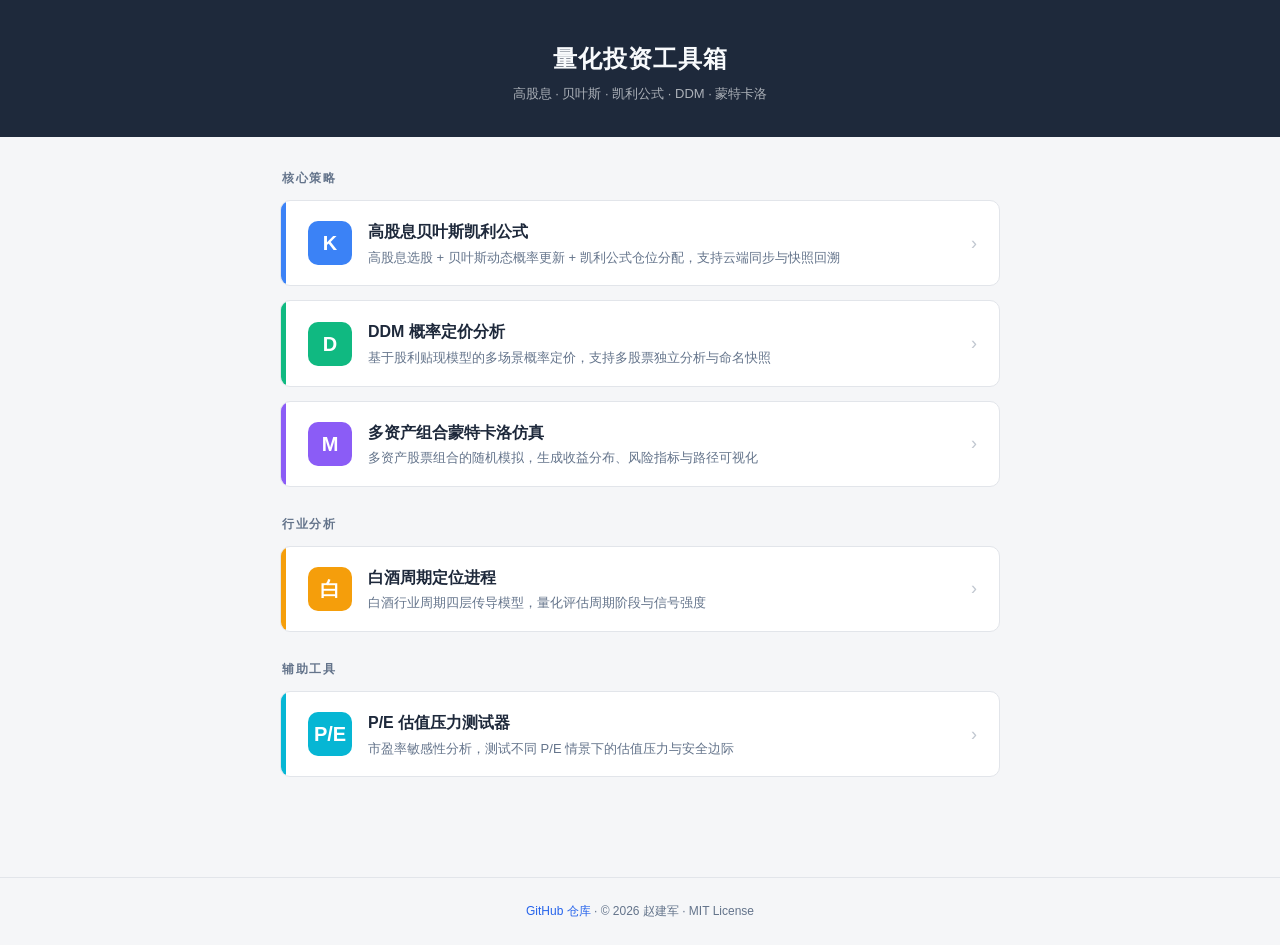
<file: index.html>
<!DOCTYPE html>
<html lang="zh-CN">
<head>
<meta charset="UTF-8">
<meta name="viewport" content="width=device-width, initial-scale=1.0">
<meta name="author" content="赵建军">
<meta name="description" content="量化投资工具箱 — 高股息策略选股 + 贝叶斯定理 + 凯利公式 + DDM定价 + 蒙特卡洛仿真">
<meta name="copyright" content="© 2026 赵建军">
<title>量化投资工具箱 · 导航</title>
<style>
  :root {
    --bg: #f5f6f8;
    --card: #ffffff;
    --border: #e2e5ea;
    --primary: #2563eb;
    --primary-light: #dbeafe;
    --text: #1e293b;
    --text-muted: #64748b;
    --header-bg: #1e293b;
    --header-text: #f8fafc;
    --accent-blue: #3b82f6;
    --accent-green: #10b981;
    --accent-amber: #f59e0b;
    --accent-purple: #8b5cf6;
    --accent-cyan: #06b6d4;
    --accent-rose: #f43f5e;
  }
  * { box-sizing: border-box; margin: 0; padding: 0; }
  body {
    font-family: -apple-system, BlinkMacSystemFont, "Segoe UI", "PingFang SC", "Microsoft YaHei", sans-serif;
    background: var(--bg);
    color: var(--text);
    font-size: 15px;
    line-height: 1.6;
    min-height: 100vh;
  }

  /* === Header === */
  .header {
    background: var(--header-bg);
    color: var(--header-text);
    padding: 40px 24px 32px;
    text-align: center;
  }
  .header h1 {
    font-size: 24px;
    font-weight: 700;
    letter-spacing: 1px;
  }
  .header .subtitle {
    font-size: 13px;
    opacity: 0.65;
    margin-top: 6px;
    font-weight: 400;
  }

  /* === Main === */
  .container {
    max-width: 760px;
    margin: 0 auto;
    padding: 32px 20px 60px;
  }

  /* === App List === */
  .app-list {
    display: flex;
    flex-direction: column;
    gap: 14px;
  }

  .app-card {
    display: flex;
    align-items: stretch;
    background: var(--card);
    border: 1px solid var(--border);
    border-radius: 10px;
    overflow: hidden;
    text-decoration: none;
    color: inherit;
    transition: all 0.18s ease;
  }
  .app-card:hover {
    border-color: var(--primary);
    box-shadow: 0 4px 16px rgba(37, 99, 235, 0.10);
    transform: translateY(-1px);
  }

  /* Left accent bar */
  .app-accent {
    width: 5px;
    flex-shrink: 0;
  }

  .app-body {
    display: flex;
    align-items: center;
    gap: 16px;
    padding: 18px 22px;
    flex: 1;
    min-width: 0;
  }

  /* Icon */
  .app-icon {
    width: 44px;
    height: 44px;
    border-radius: 10px;
    display: flex;
    align-items: center;
    justify-content: center;
    font-size: 20px;
    flex-shrink: 0;
    font-weight: 700;
    color: #fff;
  }

  /* Text */
  .app-text {
    flex: 1;
    min-width: 0;
  }
  .app-title {
    font-size: 16px;
    font-weight: 600;
    color: var(--text);
    margin-bottom: 3px;
  }
  .app-desc {
    font-size: 13px;
    color: var(--text-muted);
    line-height: 1.5;
  }

  /* Arrow */
  .app-arrow {
    flex-shrink: 0;
    color: var(--text-muted);
    font-size: 18px;
    opacity: 0.4;
    transition: opacity 0.18s, transform 0.18s;
  }
  .app-card:hover .app-arrow {
    opacity: 1;
    transform: translateX(3px);
    color: var(--primary);
  }

  /* === Section Label === */
  .section-label {
    font-size: 12px;
    font-weight: 600;
    color: var(--text-muted);
    text-transform: uppercase;
    letter-spacing: 1.5px;
    margin: 28px 0 12px;
    padding-left: 2px;
  }
  .section-label:first-child { margin-top: 0; }

  /* === Footer === */
  .footer {
    text-align: center;
    padding: 24px;
    font-size: 12px;
    color: var(--text-muted);
    border-top: 1px solid var(--border);
    margin-top: 40px;
  }
  .footer a {
    color: var(--primary);
    text-decoration: none;
  }

  /* === Responsive === */
  @media (max-width: 600px) {
    .header { padding: 28px 16px 22px; }
    .header h1 { font-size: 19px; }
    .container { padding: 20px 14px 40px; }
    .app-body { padding: 14px 16px; gap: 12px; }
    .app-icon { width: 38px; height: 38px; font-size: 17px; }
    .app-title { font-size: 14px; }
    .app-desc { font-size: 12px; }
  }
</style>
</head>
<body>

<div class="header">
  <h1>量化投资工具箱</h1>
  <div class="subtitle">高股息 · 贝叶斯 · 凯利公式 · DDM · 蒙特卡洛</div>
</div>

<div class="container">
  <div class="section-label">核心策略</div>
  <div class="app-list">

    <a class="app-card" href="portfolio/">
      <div class="app-accent" style="background: var(--accent-blue);"></div>
      <div class="app-body">
        <div class="app-icon" style="background: var(--accent-blue);">K</div>
        <div class="app-text">
          <div class="app-title">高股息贝叶斯凯利公式</div>
          <div class="app-desc">高股息选股 + 贝叶斯动态概率更新 + 凯利公式仓位分配，支持云端同步与快照回溯</div>
        </div>
        <div class="app-arrow">›</div>
      </div>
    </a>

    <a class="app-card" href="ddm/">
      <div class="app-accent" style="background: var(--accent-green);"></div>
      <div class="app-body">
        <div class="app-icon" style="background: var(--accent-green);">D</div>
        <div class="app-text">
          <div class="app-title">DDM 概率定价分析</div>
          <div class="app-desc">基于股利贴现模型的多场景概率定价，支持多股票独立分析与命名快照</div>
        </div>
        <div class="app-arrow">›</div>
      </div>
    </a>

    <a class="app-card" href="monte-carlo/">
      <div class="app-accent" style="background: var(--accent-purple);"></div>
      <div class="app-body">
        <div class="app-icon" style="background: var(--accent-purple);">M</div>
        <div class="app-text">
          <div class="app-title">多资产组合蒙特卡洛仿真</div>
          <div class="app-desc">多资产股票组合的随机模拟，生成收益分布、风险指标与路径可视化</div>
        </div>
        <div class="app-arrow">›</div>
      </div>
    </a>

  </div>

  <div class="section-label">行业分析</div>
  <div class="app-list">

    <a class="app-card" href="baijiu/">
      <div class="app-accent" style="background: var(--accent-amber);"></div>
      <div class="app-body">
        <div class="app-icon" style="background: var(--accent-amber);">白</div>
        <div class="app-text">
          <div class="app-title">白酒周期定位进程</div>
          <div class="app-desc">白酒行业周期四层传导模型，量化评估周期阶段与信号强度</div>
        </div>
        <div class="app-arrow">›</div>
      </div>
    </a>

  </div>

  <div class="section-label">辅助工具</div>
  <div class="app-list">

    <a class="app-card" href="tools/pe_stress_test.html">
      <div class="app-accent" style="background: var(--accent-cyan);"></div>
      <div class="app-body">
        <div class="app-icon" style="background: var(--accent-cyan);">P/E</div>
        <div class="app-text">
          <div class="app-title">P/E 估值压力测试器</div>
          <div class="app-desc">市盈率敏感性分析，测试不同 P/E 情景下的估值压力与安全边际</div>
        </div>
        <div class="app-arrow">›</div>
      </div>
    </a>

  </div>
</div>

<div class="footer">
  <a href="https://github.com/zhaojasonar-zjj/High-Dividend-Strategy" target="_blank">GitHub 仓库</a>
  · © 2026 赵建军 · MIT License
</div>

</body>
</html>
</file>
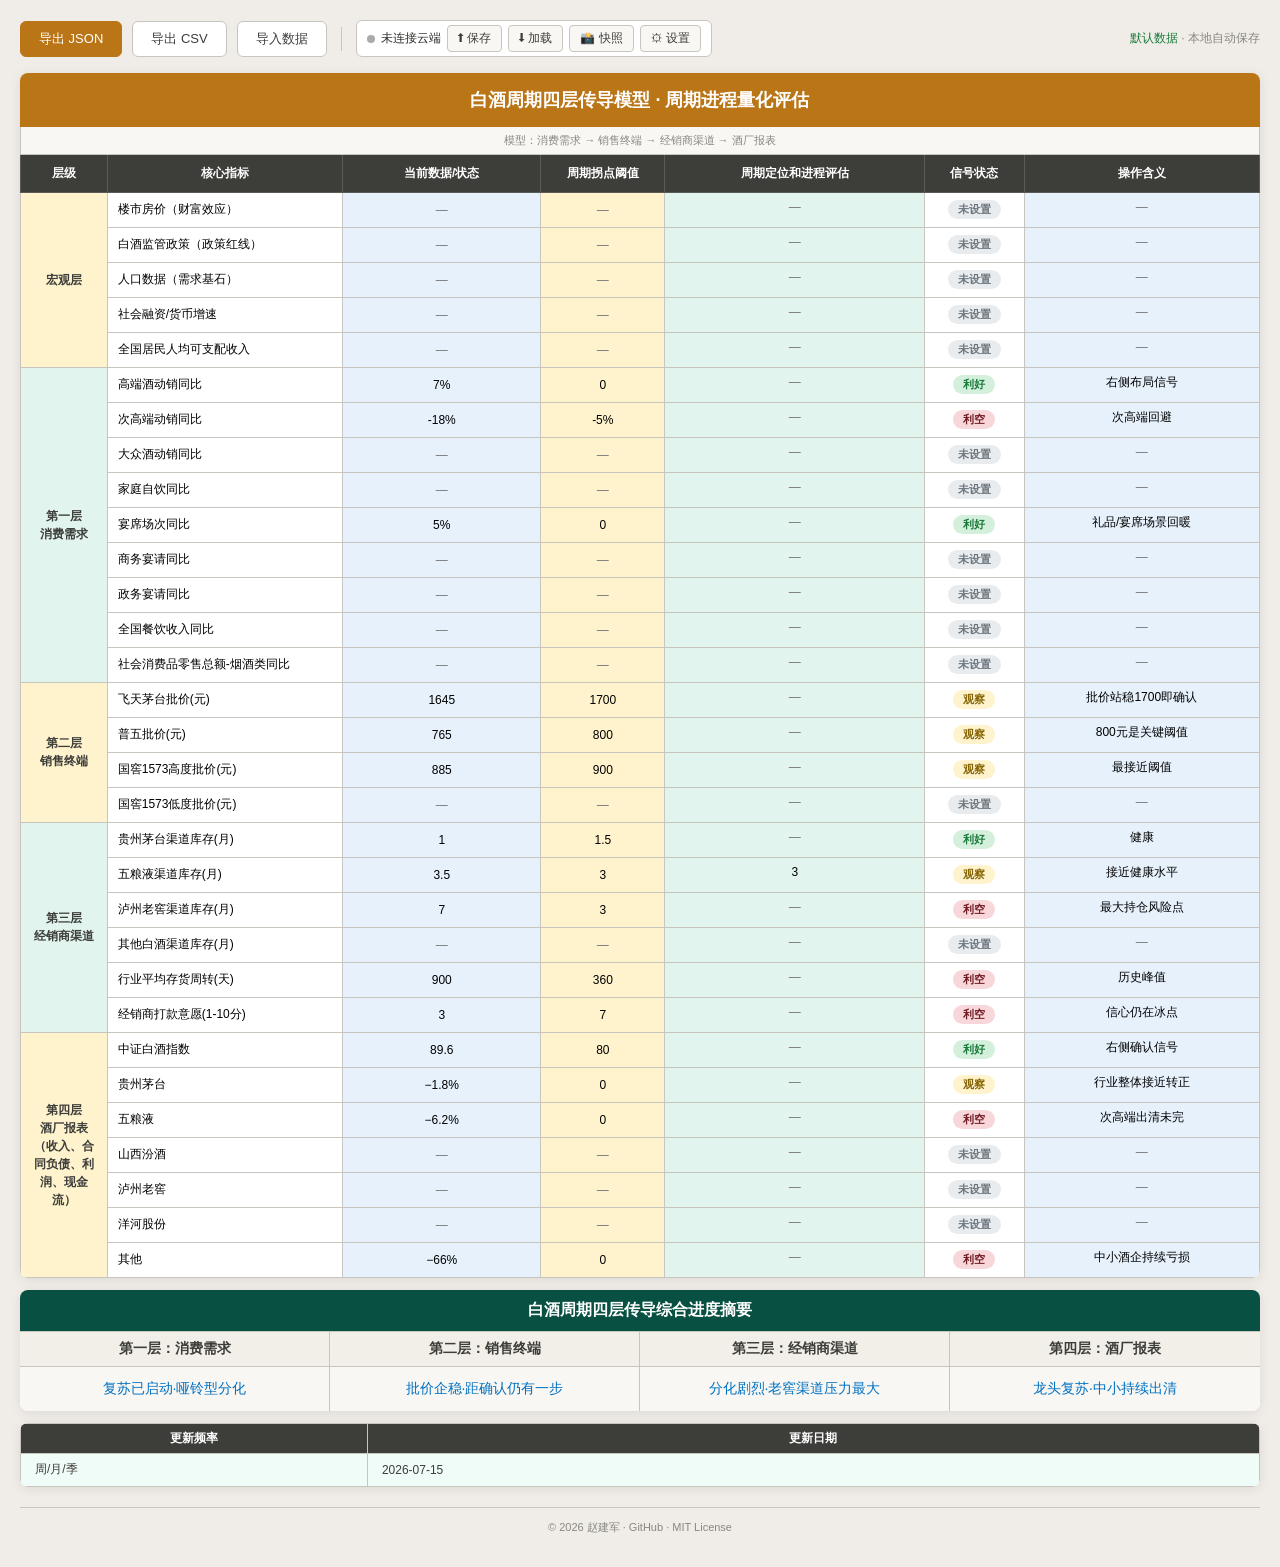
<file: baijiu/index.html>
<!DOCTYPE html>
<html lang="zh-CN">
<head>
<meta charset="UTF-8">
<meta name="viewport" content="width=device-width, initial-scale=1.0">
<meta name="author" content="赵建军">
<meta name="description" content="白酒周期四层传导模型 — 量化评估白酒行业周期阶段与信号强度">
<meta name="copyright" content="© 2026 赵建军">
<title>白酒周期四层传导模型 · 周期进程量化评估</title>
<style>
  /* === Reset & Base === */
  * { margin: 0; padding: 0; box-sizing: border-box; }
  body {
    font-family: "Noto Sans CJK SC", "Microsoft YaHei", "SimSun", sans-serif;
    background: #f0ede8;
    color: #2d2d2a;
    padding: 20px;
    min-height: 100vh;
  }

  /* === Color Tokens (from Excel) === */
  :root {
    --c-title-bg: #BA7517;
    --c-subtitle-bg: #F8F7F4;
    --c-subtitle-text: #888780;
    --c-header-bg: #3D3D3A;
    --c-header-text: #FFFFFF;
    --c-section-yellow: #FEF3CD;
    --c-section-green: #E1F5EE;
    --c-data-blue: #E6F1FB;
    --c-threshold-yellow: #FEF3CD;
    --c-assess-green: #E1F5EE;
    --c-signal-yellow: #FEF3CD;
    --c-op-blue: #E6F1FB;
    --c-summary-header-bg: #085041;
    --c-summary-label-bg: #F1EFE8;
    --c-summary-value-bg: #F8F7F4;
    --c-summary-value-text: #0070C0;
    --c-footer-header-bg: #3D3D3A;
    --c-footer-value-bg: #F0FCF7;
    --c-border: #C8C5BE;
    --c-text-dark: #3D3D3A;
    --c-text-blue: #0070C0;
  }

  /* === Toolbar === */
  .toolbar {
    max-width: 1400px;
    margin: 0 auto 16px;
    display: flex;
    gap: 10px;
    align-items: center;
    flex-wrap: wrap;
  }
  .toolbar .info {
    margin-left: auto;
    font-size: 12px;
    color: #888780;
  }
  .btn {
    padding: 8px 18px;
    border: 1px solid var(--c-border);
    border-radius: 6px;
    background: #fff;
    color: var(--c-text-dark);
    font-size: 13px;
    cursor: pointer;
    transition: all 0.15s;
    font-family: inherit;
  }
  .btn:hover { background: var(--c-section-yellow); border-color: #BA7517; }
  .btn.primary { background: #BA7517; color: #fff; border-color: #BA7517; }
  .btn.primary:hover { background: #a06312; }
  .btn.danger { color: #c0392b; }
  .btn.danger:hover { background: #fef2f2; border-color: #c0392b; }

  /* === Table Container === */
  .table-container {
    max-width: 1400px;
    margin: 0 auto;
    background: #fff;
    border-radius: 8px;
    box-shadow: 0 2px 12px rgba(0,0,0,0.08);
    overflow: hidden;
  }

  table {
    width: 100%;
    border-collapse: collapse;
    font-size: 13px;
    table-layout: fixed;
  }

  th, td {
    border: 1px solid var(--c-border);
    padding: 6px 8px;
    vertical-align: middle;
    position: relative;
  }

  /* Column widths */
  col.col-level   { width: 7%; }
  col.col-indicator { width: 19%; }
  col.col-data    { width: 16%; }
  col.col-threshold { width: 10%; }
  col.col-assess  { width: 21%; }
  col.col-signal  { width: 8%; }
  col.col-op      { width: 19%; }

  /* === Title Row === */
  .title-row td {
    background: var(--c-title-bg);
    color: #fff;
    font-size: 18px;
    font-weight: bold;
    text-align: center;
    padding: 14px;
    border-color: var(--c-title-bg);
  }

  /* === Subtitle Row === */
  .subtitle-row td {
    background: var(--c-subtitle-bg);
    color: var(--c-subtitle-text);
    font-size: 11px;
    text-align: center;
    padding: 6px;
    border-color: var(--c-border);
  }

  /* === Header Row === */
  .header-row th {
    background: var(--c-header-bg);
    color: var(--c-header-text);
    font-size: 12px;
    font-weight: bold;
    text-align: center;
    padding: 10px 6px;
    border-color: #5a5a56;
    line-height: 1.4;
  }

  /* === Section Labels (B column) === */
  .section-label {
    font-weight: bold;
    font-size: 12px;
    text-align: center;
    color: var(--c-text-dark);
    vertical-align: middle !important;
    line-height: 1.5;
    white-space: pre-line;
    writing-mode: horizontal-tb;
  }
  .section-label.yellow { background: var(--c-section-yellow); }
  .section-label.green  { background: var(--c-section-green); }

  /* === Indicator Cells (C column) === */
  .indicator-cell {
    background: #fff;
    font-size: 12px;
    color: #000;
    text-align: left;
    padding: 5px 10px;
  }

  /* === Editable Cells === */
  .editable {
    font-size: 12px;
    text-align: center;
    padding: 2px;
    transition: background 0.15s;
  }
  .editable input,
  .editable textarea {
    width: 100%;
    border: none;
    background: transparent;
    font-family: inherit;
    font-size: 12px;
    text-align: center;
    padding: 4px 6px;
    outline: none;
    border-radius: 3px;
    color: #000;
  }
  .editable input:focus,
  .editable textarea:focus {
    background: #fff;
    box-shadow: 0 0 0 2px #BA7517 inset;
  }
  .editable textarea {
    resize: none;
    overflow: hidden;
    min-height: 24px;
    line-height: 1.4;
  }

  .cell-data    { background: var(--c-data-blue); }
  .cell-threshold { background: var(--c-threshold-yellow); }
  .cell-assess  { background: var(--c-assess-green); }
  .cell-signal  { background: var(--c-signal-yellow); }
  .signal-cell { cursor: pointer; outline: none; }
  .signal-cell:focus { box-shadow: 0 0 0 2px #BA7517 inset; }
  .cell-op      { background: var(--c-op-blue); }

  /* === Summary Section (separate from main table) === */
  .summary-section {
    max-width: 1400px;
    margin: 12px auto 0;
    background: #fff;
    border-radius: 8px;
    overflow: hidden;
    box-shadow: 0 2px 12px rgba(0,0,0,0.08);
  }
  .summary-title-bar {
    background: var(--c-summary-header-bg);
    color: #fff;
    font-size: 16px;
    font-weight: bold;
    text-align: center;
    padding: 10px;
  }
  .summary-grid {
    display: grid;
    grid-template-columns: 1fr 1fr 1fr 1fr;
    border-top: 1px solid var(--c-border);
  }
  .summary-grid .sg-cell {
    border-right: 1px solid var(--c-border);
  }
  .summary-grid .sg-cell:last-child { border-right: none; }
  .summary-grid .sg-label {
    background: var(--c-summary-label-bg);
    color: var(--c-text-dark);
    font-size: 14px;
    font-weight: bold;
    text-align: center;
    padding: 8px;
    border-bottom: 1px solid var(--c-border);
  }
  .summary-grid .sg-value {
    background: var(--c-summary-value-bg);
    padding: 10px 8px;
  }
  .summary-grid .sg-value input,
  .summary-grid .sg-value textarea {
    width: 100%;
    border: none;
    background: transparent;
    font-family: inherit;
    font-size: 14px;
    text-align: center;
    color: var(--c-text-blue);
    padding: 4px;
    outline: none;
    border-radius: 3px;
    resize: none;
  }
  .summary-grid .sg-value input:focus,
  .summary-grid .sg-value textarea:focus {
    background: #fff;
    box-shadow: 0 0 0 2px #085041 inset;
  }

  /* === Footer === */
  .footer-header td {
    background: var(--c-footer-header-bg);
    color: #fff;
    font-size: 12px;
    font-weight: bold;
    text-align: center;
    padding: 6px;
  }
  .footer-value td {
    background: var(--c-footer-value-bg);
    font-size: 12px;
    text-align: left;
    padding: 6px 10px;
    color: var(--c-text-dark);
  }
  .footer-value td input {
    width: 100%;
    border: none;
    background: transparent;
    font-family: inherit;
    font-size: 12px;
    text-align: left;
    padding: 3px 4px;
    outline: none;
    color: var(--c-text-dark);
    border-radius: 3px;
  }
  .footer-value td input:focus {
    background: #fff;
    box-shadow: 0 0 0 2px #3D3D3A inset;
  }

  /* === Signal Status Badges === */
  .signal-badge {
    display: inline-block;
    padding: 2px 10px;
    border-radius: 10px;
    font-size: 11px;
    font-weight: bold;
    cursor: pointer;
    white-space: nowrap;
  }
  .signal-green  { background: #d4f0dd; color: #1a7a3a; }
  .signal-yellow { background: #fff3cd; color: #856404; }
  .signal-red    { background: #f8d7da; color: #721c24; }
  .signal-gray   { background: #e9ecef; color: #6c757d; }

  .signal-cell {
    text-align: center;
    padding: 4px;
    cursor: pointer;
  }

  /* === Responsive === */
  @media (max-width: 900px) {
    body { padding: 8px; }
    .table-container { overflow-x: auto; border-radius: 4px; }
    table { min-width: 800px; }
  }

  /* Save indicator */
  #saveStatus {
    font-size: 12px;
    color: #888780;
    transition: color 0.3s;
  }
  #saveStatus.saving { color: #BA7517; }
  #saveStatus.saved  { color: #1a7a3a; }

  /* === Cloud Sync Bar === */
  .cloud-bar {
    display: inline-flex;
    align-items: center;
    gap: 6px;
    background: #fff;
    border: 1px solid var(--c-border);
    border-radius: 6px;
    padding: 4px 10px;
    font-size: 12px;
  }
  .cloud-dot {
    display: inline-block;
    width: 8px;
    height: 8px;
    border-radius: 50%;
    background: #aaa;
    flex-shrink: 0;
    transition: background 0.3s;
  }
  .cloud-dot.synced  { background: #1a7a3a; }
  .cloud-dot.saving  { background: #BA7517; animation: pulse 1s infinite; }
  .cloud-dot.loading { background: #3b82f6; animation: pulse 1s infinite; }
  .cloud-dot.error   { background: #c0392b; }
  .cloud-dot.offline { background: #aaa; }
  @keyframes pulse { 0%,100% { opacity: 1; } 50% { opacity: 0.3; } }
  #cloudStatusText {
    white-space: nowrap;
    max-width: 260px;
    overflow: hidden;
    text-overflow: ellipsis;
  }
  .cloud-btn {
    padding: 4px 10px;
    border: 1px solid var(--c-border);
    border-radius: 4px;
    background: #f8f7f4;
    color: var(--c-text-dark);
    cursor: pointer;
    font-size: 12px;
    font-family: inherit;
    transition: all 0.15s;
    white-space: nowrap;
  }
  .cloud-btn:hover { background: var(--c-section-yellow); border-color: #BA7517; }
  .cloud-btn:disabled { opacity: 0.5; cursor: not-allowed; }

  /* === Modal === */
  .modal-overlay {
    display: none;
    position: fixed;
    top: 0; left: 0; right: 0; bottom: 0;
    background: rgba(0,0,0,0.5);
    z-index: 9999;
    align-items: center;
    justify-content: center;
  }
  .modal-overlay.show { display: flex; }
  .modal-box {
    background: #fff;
    border-radius: 10px;
    padding: 28px 32px;
    max-width: 580px;
    width: 90%;
    max-height: 85vh;
    overflow-y: auto;
    box-shadow: 0 20px 60px rgba(0,0,0,0.3);
  }
  .modal-box h3 {
    font-size: 18px;
    margin-bottom: 8px;
    color: var(--c-text-dark);
  }
  .modal-box p {
    font-size: 13px;
    color: #666;
    line-height: 1.7;
    margin-bottom: 14px;
  }
  .modal-box p a { color: #0070C0; text-decoration: none; }
  .modal-box p a:hover { text-decoration: underline; }
  .modal-box input[type="password"],
  .modal-box input[type="text"] {
    width: 100%;
    padding: 10px 14px;
    border: 1px solid var(--c-border);
    border-radius: 6px;
    font-size: 14px;
    font-family: monospace;
    margin-bottom: 14px;
    background: #f8f9fa;
  }
  .modal-box input:focus {
    outline: 2px solid #BA7517;
    background: #fff;
  }
  .modal-detail {
    background: #f8f9fa;
    border-radius: 8px;
    padding: 12px 16px;
    margin-bottom: 14px;
    font-size: 12px;
    line-height: 1.8;
    color: #666;
  }
  .modal-detail ol { padding-left: 18px; }
  .modal-detail code {
    background: #FEF3CD;
    padding: 1px 5px;
    border-radius: 3px;
    font-size: 11px;
    color: #856404;
  }
  .modal-actions {
    display: flex;
    gap: 10px;
    justify-content: flex-end;
    margin-top: 8px;
  }
  .modal-actions .btn.danger { margin-right: auto; }

  /* === Snapshot List (DDM-style) === */
  .snapshot-list {
    max-height: 320px;
    overflow-y: auto;
    border: 1px solid var(--c-border);
    border-radius: 6px;
    margin: 12px 0;
  }
  .snapshot-item {
    display: flex;
    align-items: center;
    justify-content: space-between;
    padding: 10px 14px;
    border-bottom: 1px solid #eee;
    font-size: 13px;
    transition: background 0.15s;
  }
  .snapshot-item:last-child { border-bottom: none; }
  .snapshot-item:hover { background: #f8f9fa; }
  .snapshot-item .snap-info { flex: 1; }
  .snapshot-item .snap-label {
    font-weight: 600;
    color: var(--c-text-dark);
    overflow: hidden;
    text-overflow: ellipsis;
    white-space: nowrap;
  }
  .snapshot-item .snap-time {
    font-size: 11px;
    color: #888;
  }
  .snapshot-item .snap-actions {
    display: flex;
    gap: 6px;
    margin-left: 10px;
  }
  .snap-btn {
    padding: 4px 10px;
    font-size: 11px;
    border: 1px solid var(--c-border);
    border-radius: 4px;
    background: #fff;
    cursor: pointer;
    color: var(--c-text-dark);
    transition: all 0.15s;
    white-space: nowrap;
  }
  .snap-btn:hover { background: #f0f0f0; }
  .snap-btn.restore { color: #1a7a3a; border-color: #1a7a3a; }
  .snap-btn.restore:hover { background: #E1F5EE; }
  .snap-btn.delete { color: #c0392b; border-color: #c0392b; }
  .snap-btn.delete:hover { background: #fef2f2; }
  .snapshot-empty {
    text-align: center;
    padding: 24px;
    color: #888;
    font-size: 13px;
  }
  .snap-input-row {
    display: flex;
    gap: 8px;
    margin-bottom: 12px;
  }
  .snap-input-row input {
    flex: 1;
    padding: 8px 12px;
    border: 1px solid var(--c-border);
    border-radius: 6px;
    font-size: 13px;
    font-family: inherit;
  }
  .snap-input-row input:focus {
    outline: 2px solid #BA7517;
    background: #fff;
  }

  /* === Toast === */
  .toast {
    position: fixed;
    bottom: 24px;
    right: 24px;
    padding: 12px 20px;
    border-radius: 8px;
    color: #fff;
    font-size: 14px;
    font-weight: 600;
    z-index: 10000;
    box-shadow: 0 4px 16px rgba(0,0,0,0.2);
    opacity: 0;
    transform: translateY(10px);
    transition: opacity 0.3s, transform 0.3s;
    pointer-events: none;
  }
  .toast.show { opacity: 1; transform: translateY(0); }
  .toast.success { background: #1a7a3a; }
  .toast.error   { background: #c0392b; }
  .toast.info    { background: #3D3D3A; }

  /* === Toolbar separator === */
  .toolbar-sep {
    width: 1px;
    height: 24px;
    background: var(--c-border);
    margin: 0 4px;
  }

  /* === Mobile responsive === */
  @media (max-width: 900px) {
    .summary-grid {
      grid-template-columns: 1fr 1fr;
    }
    .toolbar {
      flex-wrap: wrap;
      gap: 6px;
    }
    .cloud-bar {
      flex-wrap: wrap;
      gap: 4px;
    }
  }
</style>
</head>
<body>

<!-- Toolbar -->
<div class="toolbar">
  <button class="btn primary" onclick="exportJSON()">导出 JSON</button>
  <button class="btn" onclick="exportCSV()">导出 CSV</button>
  <button class="btn" onclick="importJSON()">导入数据</button>
  <input type="file" id="fileInput" accept=".json" style="display:none" onchange="handleFileImport(event)">
  <div class="toolbar-sep"></div>
  <!-- Cloud Sync Bar -->
  <div class="cloud-bar">
    <span class="cloud-dot offline" id="cloudDot"></span>
    <span id="cloudStatusText">未连接云端</span>
    <button class="cloud-btn" onclick="manualCloudSave()" title="手动保存到云端">⬆ 保存</button>
    <button class="cloud-btn" onclick="cloudLoadAndRender()" title="从云端拉取最新数据">⬇ 加载</button>
    <button class="cloud-btn" onclick="showSnapshotModal()" title="查看/恢复命名快照">📸 快照</button>
    <button class="cloud-btn" onclick="showTokenModal()" title="云端同步设置">⚙ 设置</button>
  </div>
  <span class="info">
    <span id="saveStatus">已加载</span> · 本地自动保存
  </span>
</div>

<!-- Table -->
<div class="table-container">
<table id="mainTable">
  <colgroup>
    <col class="col-level">
    <col class="col-indicator">
    <col class="col-data">
    <col class="col-threshold">
    <col class="col-assess">
    <col class="col-signal">
    <col class="col-op">
  </colgroup>

  <!-- Title -->
  <tr class="title-row">
    <td colspan="7">白酒周期四层传导模型 · 周期进程量化评估</td>
  </tr>

  <!-- Subtitle -->
  <tr class="subtitle-row">
    <td colspan="7">模型：消费需求 → 销售终端 → 经销商渠道 → 酒厂报表</td>
  </tr>

  <!-- Header -->
  <tr class="header-row">
    <th>层级</th>
    <th>核心指标</th>
    <th>当前数据/状态</th>
    <th>周期拐点阈值</th>
    <th>周期定位和进程评估</th>
    <th>信号状态</th>
    <th>操作含义</th>
  </tr>

  <!-- ===== 宏观层 (rows 6-10) ===== -->
  <tr>
    <td rowspan="5" class="section-label yellow" contenteditable="true" data-ce-key="ce_0">宏观层</td>
    <td class="indicator-cell" contenteditable="true" data-ce-key="ce_1">楼市房价（财富效应）</td>
    <td class="editable cell-data"><input type="text" data-key="macro_1_data" placeholder="—"></td>
    <td class="editable cell-threshold"><input type="text" data-key="macro_1_thresh" placeholder="—"></td>
    <td class="editable cell-assess"><textarea data-key="macro_1_assess" rows="1" placeholder="—"></textarea></td>
    <td class="signal-cell" data-key="macro_1_signal" onclick="cycleSignal(this)" tabindex="0" role="button" onkeydown="if(event.key==='Enter'||event.key===' '){event.preventDefault();cycleSignal(this);}" ><span class="signal-badge signal-gray">未设置</span></td>
    <td class="editable cell-op"><textarea data-key="macro_1_op" rows="1" placeholder="—"></textarea></td>
  </tr>
  <tr>
    <td class="indicator-cell" contenteditable="true" data-ce-key="ce_2">白酒监管政策（政策红线）</td>
    <td class="editable cell-data"><input type="text" data-key="macro_2_data" placeholder="—"></td>
    <td class="editable cell-threshold"><input type="text" data-key="macro_2_thresh" placeholder="—"></td>
    <td class="editable cell-assess"><textarea data-key="macro_2_assess" rows="1" placeholder="—"></textarea></td>
    <td class="signal-cell" data-key="macro_2_signal" onclick="cycleSignal(this)" tabindex="0" role="button" onkeydown="if(event.key==='Enter'||event.key===' '){event.preventDefault();cycleSignal(this);}" ><span class="signal-badge signal-gray">未设置</span></td>
    <td class="editable cell-op"><textarea data-key="macro_2_op" rows="1" placeholder="—"></textarea></td>
  </tr>
  <tr>
    <td class="indicator-cell" contenteditable="true" data-ce-key="ce_3">人口数据（需求基石）</td>
    <td class="editable cell-data"><input type="text" data-key="macro_3_data" placeholder="—"></td>
    <td class="editable cell-threshold"><input type="text" data-key="macro_3_thresh" placeholder="—"></td>
    <td class="editable cell-assess"><textarea data-key="macro_3_assess" rows="1" placeholder="—"></textarea></td>
    <td class="signal-cell" data-key="macro_3_signal" onclick="cycleSignal(this)" tabindex="0" role="button" onkeydown="if(event.key==='Enter'||event.key===' '){event.preventDefault();cycleSignal(this);}" ><span class="signal-badge signal-gray">未设置</span></td>
    <td class="editable cell-op"><textarea data-key="macro_3_op" rows="1" placeholder="—"></textarea></td>
  </tr>
  <tr>
    <td class="indicator-cell" contenteditable="true" data-ce-key="ce_4">社会融资/货币增速</td>
    <td class="editable cell-data"><input type="text" data-key="macro_4_data" placeholder="—"></td>
    <td class="editable cell-threshold"><input type="text" data-key="macro_4_thresh" placeholder="—"></td>
    <td class="editable cell-assess"><textarea data-key="macro_4_assess" rows="1" placeholder="—"></textarea></td>
    <td class="signal-cell" data-key="macro_4_signal" onclick="cycleSignal(this)" tabindex="0" role="button" onkeydown="if(event.key==='Enter'||event.key===' '){event.preventDefault();cycleSignal(this);}" ><span class="signal-badge signal-gray">未设置</span></td>
    <td class="editable cell-op"><textarea data-key="macro_4_op" rows="1" placeholder="—"></textarea></td>
  </tr>
  <tr>
    <td class="indicator-cell" contenteditable="true" data-ce-key="ce_5">全国居民人均可支配收入</td>
    <td class="editable cell-data"><input type="text" data-key="macro_5_data" placeholder="—"></td>
    <td class="editable cell-threshold"><input type="text" data-key="macro_5_thresh" placeholder="—"></td>
    <td class="editable cell-assess"><textarea data-key="macro_5_assess" rows="1" placeholder="—"></textarea></td>
    <td class="signal-cell" data-key="macro_5_signal" onclick="cycleSignal(this)" tabindex="0" role="button" onkeydown="if(event.key==='Enter'||event.key===' '){event.preventDefault();cycleSignal(this);}" ><span class="signal-badge signal-gray">未设置</span></td>
    <td class="editable cell-op"><textarea data-key="macro_5_op" rows="1" placeholder="—"></textarea></td>
  </tr>

  <!-- ===== 第一层 消费需求 (rows 11-19) ===== -->
  <tr>
    <td rowspan="9" class="section-label green" contenteditable="true" data-ce-key="ce_6">第一层
消费需求</td>
    <td class="indicator-cell" contenteditable="true" data-ce-key="ce_7">高端酒动销同比</td>
    <td class="editable cell-data"><input type="text" data-key="l1_1_data" value="7%"></td>
    <td class="editable cell-threshold"><input type="text" data-key="l1_1_thresh" value="0"></td>
    <td class="editable cell-assess"><textarea data-key="l1_1_assess" rows="1" placeholder="—"></textarea></td>
    <td class="signal-cell" data-key="l1_1_signal" onclick="cycleSignal(this)" tabindex="0" role="button" onkeydown="if(event.key==='Enter'||event.key===' '){event.preventDefault();cycleSignal(this);}" ><span class="signal-badge signal-green">利好</span></td>
    <td class="editable cell-op"><textarea data-key="l1_1_op" rows="1">右侧布局信号</textarea></td>
  </tr>
  <tr>
    <td class="indicator-cell" contenteditable="true" data-ce-key="ce_8">次高端动销同比</td>
    <td class="editable cell-data"><input type="text" data-key="l1_2_data" value="-18%"></td>
    <td class="editable cell-threshold"><input type="text" data-key="l1_2_thresh" value="-5%"></td>
    <td class="editable cell-assess"><textarea data-key="l1_2_assess" rows="1" placeholder="—"></textarea></td>
    <td class="signal-cell" data-key="l1_2_signal" onclick="cycleSignal(this)" tabindex="0" role="button" onkeydown="if(event.key==='Enter'||event.key===' '){event.preventDefault();cycleSignal(this);}" ><span class="signal-badge signal-red">利空</span></td>
    <td class="editable cell-op"><textarea data-key="l1_2_op" rows="1">次高端回避</textarea></td>
  </tr>
  <tr>
    <td class="indicator-cell" contenteditable="true" data-ce-key="ce_9">大众酒动销同比</td>
    <td class="editable cell-data"><input type="text" data-key="l1_3_data" placeholder="—"></td>
    <td class="editable cell-threshold"><input type="text" data-key="l1_3_thresh" placeholder="—"></td>
    <td class="editable cell-assess"><textarea data-key="l1_3_assess" rows="1" placeholder="—"></textarea></td>
    <td class="signal-cell" data-key="l1_3_signal" onclick="cycleSignal(this)" tabindex="0" role="button" onkeydown="if(event.key==='Enter'||event.key===' '){event.preventDefault();cycleSignal(this);}" ><span class="signal-badge signal-gray">未设置</span></td>
    <td class="editable cell-op"><textarea data-key="l1_3_op" rows="1" placeholder="—"></textarea></td>
  </tr>
  <tr>
    <td class="indicator-cell" contenteditable="true" data-ce-key="ce_10">家庭自饮同比</td>
    <td class="editable cell-data"><input type="text" data-key="l1_4_data" placeholder="—"></td>
    <td class="editable cell-threshold"><input type="text" data-key="l1_4_thresh" placeholder="—"></td>
    <td class="editable cell-assess"><textarea data-key="l1_4_assess" rows="1" placeholder="—"></textarea></td>
    <td class="signal-cell" data-key="l1_4_signal" onclick="cycleSignal(this)" tabindex="0" role="button" onkeydown="if(event.key==='Enter'||event.key===' '){event.preventDefault();cycleSignal(this);}" ><span class="signal-badge signal-gray">未设置</span></td>
    <td class="editable cell-op"><textarea data-key="l1_4_op" rows="1" placeholder="—"></textarea></td>
  </tr>
  <tr>
    <td class="indicator-cell" contenteditable="true" data-ce-key="ce_11">宴席场次同比</td>
    <td class="editable cell-data"><input type="text" data-key="l1_5_data" value="5%"></td>
    <td class="editable cell-threshold"><input type="text" data-key="l1_5_thresh" value="0"></td>
    <td class="editable cell-assess"><textarea data-key="l1_5_assess" rows="1" placeholder="—"></textarea></td>
    <td class="signal-cell" data-key="l1_5_signal" onclick="cycleSignal(this)" tabindex="0" role="button" onkeydown="if(event.key==='Enter'||event.key===' '){event.preventDefault();cycleSignal(this);}" ><span class="signal-badge signal-green">利好</span></td>
    <td class="editable cell-op"><textarea data-key="l1_5_op" rows="1">礼品/宴席场景回暖</textarea></td>
  </tr>
  <tr>
    <td class="indicator-cell" contenteditable="true" data-ce-key="ce_12">商务宴请同比</td>
    <td class="editable cell-data"><input type="text" data-key="l1_6_data" placeholder="—"></td>
    <td class="editable cell-threshold"><input type="text" data-key="l1_6_thresh" placeholder="—"></td>
    <td class="editable cell-assess"><textarea data-key="l1_6_assess" rows="1" placeholder="—"></textarea></td>
    <td class="signal-cell" data-key="l1_6_signal" onclick="cycleSignal(this)" tabindex="0" role="button" onkeydown="if(event.key==='Enter'||event.key===' '){event.preventDefault();cycleSignal(this);}" ><span class="signal-badge signal-gray">未设置</span></td>
    <td class="editable cell-op"><textarea data-key="l1_6_op" rows="1" placeholder="—"></textarea></td>
  </tr>
  <tr>
    <td class="indicator-cell" contenteditable="true" data-ce-key="ce_13">政务宴请同比</td>
    <td class="editable cell-data"><input type="text" data-key="l1_7_data" placeholder="—"></td>
    <td class="editable cell-threshold"><input type="text" data-key="l1_7_thresh" placeholder="—"></td>
    <td class="editable cell-assess"><textarea data-key="l1_7_assess" rows="1" placeholder="—"></textarea></td>
    <td class="signal-cell" data-key="l1_7_signal" onclick="cycleSignal(this)" tabindex="0" role="button" onkeydown="if(event.key==='Enter'||event.key===' '){event.preventDefault();cycleSignal(this);}" ><span class="signal-badge signal-gray">未设置</span></td>
    <td class="editable cell-op"><textarea data-key="l1_7_op" rows="1" placeholder="—"></textarea></td>
  </tr>
  <tr>
    <td class="indicator-cell" contenteditable="true" data-ce-key="ce_14">全国餐饮收入同比</td>
    <td class="editable cell-data"><input type="text" data-key="l1_8_data" placeholder="—"></td>
    <td class="editable cell-threshold"><input type="text" data-key="l1_8_thresh" placeholder="—"></td>
    <td class="editable cell-assess"><textarea data-key="l1_8_assess" rows="1" placeholder="—"></textarea></td>
    <td class="signal-cell" data-key="l1_8_signal" onclick="cycleSignal(this)" tabindex="0" role="button" onkeydown="if(event.key==='Enter'||event.key===' '){event.preventDefault();cycleSignal(this);}" ><span class="signal-badge signal-gray">未设置</span></td>
    <td class="editable cell-op"><textarea data-key="l1_8_op" rows="1" placeholder="—"></textarea></td>
  </tr>
  <tr>
    <td class="indicator-cell" contenteditable="true" data-ce-key="ce_15">社会消费品零售总额-烟酒类同比</td>
    <td class="editable cell-data"><input type="text" data-key="l1_9_data" placeholder="—"></td>
    <td class="editable cell-threshold"><input type="text" data-key="l1_9_thresh" placeholder="—"></td>
    <td class="editable cell-assess"><textarea data-key="l1_9_assess" rows="1" placeholder="—"></textarea></td>
    <td class="signal-cell" data-key="l1_9_signal" onclick="cycleSignal(this)" tabindex="0" role="button" onkeydown="if(event.key==='Enter'||event.key===' '){event.preventDefault();cycleSignal(this);}" ><span class="signal-badge signal-gray">未设置</span></td>
    <td class="editable cell-op"><textarea data-key="l1_9_op" rows="1" placeholder="—"></textarea></td>
  </tr>

  <!-- ===== 第二层 销售终端 (rows 20-23) ===== -->
  <tr>
    <td rowspan="4" class="section-label yellow" contenteditable="true" data-ce-key="ce_16">第二层
销售终端</td>
    <td class="indicator-cell" contenteditable="true" data-ce-key="ce_17">飞天茅台批价(元)</td>
    <td class="editable cell-data"><input type="text" data-key="l2_1_data" value="1645"></td>
    <td class="editable cell-threshold"><input type="text" data-key="l2_1_thresh" value="1700"></td>
    <td class="editable cell-assess"><textarea data-key="l2_1_assess" rows="1" placeholder="—"></textarea></td>
    <td class="signal-cell" data-key="l2_1_signal" onclick="cycleSignal(this)" tabindex="0" role="button" onkeydown="if(event.key==='Enter'||event.key===' '){event.preventDefault();cycleSignal(this);}" ><span class="signal-badge signal-yellow">观察</span></td>
    <td class="editable cell-op"><textarea data-key="l2_1_op" rows="1">批价站稳1700即确认</textarea></td>
  </tr>
  <tr>
    <td class="indicator-cell" contenteditable="true" data-ce-key="ce_18">普五批价(元)</td>
    <td class="editable cell-data"><input type="text" data-key="l2_2_data" value="765"></td>
    <td class="editable cell-threshold"><input type="text" data-key="l2_2_thresh" value="800"></td>
    <td class="editable cell-assess"><textarea data-key="l2_2_assess" rows="1" placeholder="—"></textarea></td>
    <td class="signal-cell" data-key="l2_2_signal" onclick="cycleSignal(this)" tabindex="0" role="button" onkeydown="if(event.key==='Enter'||event.key===' '){event.preventDefault();cycleSignal(this);}" ><span class="signal-badge signal-yellow">观察</span></td>
    <td class="editable cell-op"><textarea data-key="l2_2_op" rows="1">800元是关键阈值</textarea></td>
  </tr>
  <tr>
    <td class="indicator-cell" contenteditable="true" data-ce-key="ce_19">国窖1573高度批价(元)</td>
    <td class="editable cell-data"><input type="text" data-key="l2_3_data" value="885"></td>
    <td class="editable cell-threshold"><input type="text" data-key="l2_3_thresh" value="900"></td>
    <td class="editable cell-assess"><textarea data-key="l2_3_assess" rows="1" placeholder="—"></textarea></td>
    <td class="signal-cell" data-key="l2_3_signal" onclick="cycleSignal(this)" tabindex="0" role="button" onkeydown="if(event.key==='Enter'||event.key===' '){event.preventDefault();cycleSignal(this);}" ><span class="signal-badge signal-yellow">观察</span></td>
    <td class="editable cell-op"><textarea data-key="l2_3_op" rows="1">最接近阈值</textarea></td>
  </tr>
  <tr>
    <td class="indicator-cell" contenteditable="true" data-ce-key="ce_20">国窖1573低度批价(元)</td>
    <td class="editable cell-data"><input type="text" data-key="l2_4_data" placeholder="—"></td>
    <td class="editable cell-threshold"><input type="text" data-key="l2_4_thresh" placeholder="—"></td>
    <td class="editable cell-assess"><textarea data-key="l2_4_assess" rows="1" placeholder="—"></textarea></td>
    <td class="signal-cell" data-key="l2_4_signal" onclick="cycleSignal(this)" tabindex="0" role="button" onkeydown="if(event.key==='Enter'||event.key===' '){event.preventDefault();cycleSignal(this);}" ><span class="signal-badge signal-gray">未设置</span></td>
    <td class="editable cell-op"><textarea data-key="l2_4_op" rows="1" placeholder="—"></textarea></td>
  </tr>

  <!-- ===== 第三层 经销商渠道 (rows 24-29) ===== -->
  <tr>
    <td rowspan="6" class="section-label green" contenteditable="true" data-ce-key="ce_21">第三层
经销商渠道</td>
    <td class="indicator-cell" contenteditable="true" data-ce-key="ce_22">贵州茅台渠道库存(月)</td>
    <td class="editable cell-data"><input type="text" data-key="l3_1_data" value="1"></td>
    <td class="editable cell-threshold"><input type="text" data-key="l3_1_thresh" value="1.5"></td>
    <td class="editable cell-assess"><textarea data-key="l3_1_assess" rows="1" placeholder="—"></textarea></td>
    <td class="signal-cell" data-key="l3_1_signal" onclick="cycleSignal(this)" tabindex="0" role="button" onkeydown="if(event.key==='Enter'||event.key===' '){event.preventDefault();cycleSignal(this);}" ><span class="signal-badge signal-green">利好</span></td>
    <td class="editable cell-op"><textarea data-key="l3_1_op" rows="1">健康</textarea></td>
  </tr>
  <tr>
    <td class="indicator-cell" contenteditable="true" data-ce-key="ce_23">五粮液渠道库存(月)</td>
    <td class="editable cell-data"><input type="text" data-key="l3_2_data" value="3.5"></td>
    <td class="editable cell-threshold"><input type="text" data-key="l3_2_thresh" value="3"></td>
    <td class="editable cell-assess"><textarea data-key="l3_2_assess" rows="1">3</textarea></td>
    <td class="signal-cell" data-key="l3_2_signal" onclick="cycleSignal(this)" tabindex="0" role="button" onkeydown="if(event.key==='Enter'||event.key===' '){event.preventDefault();cycleSignal(this);}" ><span class="signal-badge signal-yellow">观察</span></td>
    <td class="editable cell-op"><textarea data-key="l3_2_op" rows="1">接近健康水平</textarea></td>
  </tr>
  <tr>
    <td class="indicator-cell" contenteditable="true" data-ce-key="ce_24">泸州老窖渠道库存(月)</td>
    <td class="editable cell-data"><input type="text" data-key="l3_3_data" value="7"></td>
    <td class="editable cell-threshold"><input type="text" data-key="l3_3_thresh" value="3"></td>
    <td class="editable cell-assess"><textarea data-key="l3_3_assess" rows="1" placeholder="—"></textarea></td>
    <td class="signal-cell" data-key="l3_3_signal" onclick="cycleSignal(this)" tabindex="0" role="button" onkeydown="if(event.key==='Enter'||event.key===' '){event.preventDefault();cycleSignal(this);}" ><span class="signal-badge signal-red">利空</span></td>
    <td class="editable cell-op"><textarea data-key="l3_3_op" rows="1">最大持仓风险点</textarea></td>
  </tr>
  <tr>
    <td class="indicator-cell" contenteditable="true" data-ce-key="ce_25">其他白酒渠道库存(月)</td>
    <td class="editable cell-data"><input type="text" data-key="l3_4_data" placeholder="—"></td>
    <td class="editable cell-threshold"><input type="text" data-key="l3_4_thresh" placeholder="—"></td>
    <td class="editable cell-assess"><textarea data-key="l3_4_assess" rows="1" placeholder="—"></textarea></td>
    <td class="signal-cell" data-key="l3_4_signal" onclick="cycleSignal(this)" tabindex="0" role="button" onkeydown="if(event.key==='Enter'||event.key===' '){event.preventDefault();cycleSignal(this);}" ><span class="signal-badge signal-gray">未设置</span></td>
    <td class="editable cell-op"><textarea data-key="l3_4_op" rows="1" placeholder="—"></textarea></td>
  </tr>
  <tr>
    <td class="indicator-cell" contenteditable="true" data-ce-key="ce_26">行业平均存货周转(天)</td>
    <td class="editable cell-data"><input type="text" data-key="l3_5_data" value="900"></td>
    <td class="editable cell-threshold"><input type="text" data-key="l3_5_thresh" value="360"></td>
    <td class="editable cell-assess"><textarea data-key="l3_5_assess" rows="1" placeholder="—"></textarea></td>
    <td class="signal-cell" data-key="l3_5_signal" onclick="cycleSignal(this)" tabindex="0" role="button" onkeydown="if(event.key==='Enter'||event.key===' '){event.preventDefault();cycleSignal(this);}" ><span class="signal-badge signal-red">利空</span></td>
    <td class="editable cell-op"><textarea data-key="l3_5_op" rows="1">历史峰值</textarea></td>
  </tr>
  <tr>
    <td class="indicator-cell" contenteditable="true" data-ce-key="ce_27">经销商打款意愿(1-10分)</td>
    <td class="editable cell-data"><input type="text" data-key="l3_6_data" value="3"></td>
    <td class="editable cell-threshold"><input type="text" data-key="l3_6_thresh" value="7"></td>
    <td class="editable cell-assess"><textarea data-key="l3_6_assess" rows="1" placeholder="—"></textarea></td>
    <td class="signal-cell" data-key="l3_6_signal" onclick="cycleSignal(this)" tabindex="0" role="button" onkeydown="if(event.key==='Enter'||event.key===' '){event.preventDefault();cycleSignal(this);}" ><span class="signal-badge signal-red">利空</span></td>
    <td class="editable cell-op"><textarea data-key="l3_6_op" rows="1">信心仍在冰点</textarea></td>
  </tr>

  <!-- ===== 第四层 酒厂报表 (rows 30-36) ===== -->
  <tr>
    <td rowspan="7" class="section-label yellow" contenteditable="true" data-ce-key="ce_28">第四层
酒厂报表（收入、合同负债、利润、现金流）</td>
    <td class="indicator-cell" contenteditable="true" data-ce-key="ce_29">中证白酒指数</td>
    <td class="editable cell-data"><input type="text" data-key="l4_1_data" value="89.6"></td>
    <td class="editable cell-threshold"><input type="text" data-key="l4_1_thresh" value="80"></td>
    <td class="editable cell-assess"><textarea data-key="l4_1_assess" rows="1" placeholder="—"></textarea></td>
    <td class="signal-cell" data-key="l4_1_signal" onclick="cycleSignal(this)" tabindex="0" role="button" onkeydown="if(event.key==='Enter'||event.key===' '){event.preventDefault();cycleSignal(this);}" ><span class="signal-badge signal-green">利好</span></td>
    <td class="editable cell-op"><textarea data-key="l4_1_op" rows="1">右侧确认信号</textarea></td>
  </tr>
  <tr>
    <td class="indicator-cell" contenteditable="true" data-ce-key="ce_30">贵州茅台</td>
    <td class="editable cell-data"><input type="text" data-key="l4_2_data" value="−1.8%"></td>
    <td class="editable cell-threshold"><input type="text" data-key="l4_2_thresh" value="0"></td>
    <td class="editable cell-assess"><textarea data-key="l4_2_assess" rows="1" placeholder="—"></textarea></td>
    <td class="signal-cell" data-key="l4_2_signal" onclick="cycleSignal(this)" tabindex="0" role="button" onkeydown="if(event.key==='Enter'||event.key===' '){event.preventDefault();cycleSignal(this);}" ><span class="signal-badge signal-yellow">观察</span></td>
    <td class="editable cell-op"><textarea data-key="l4_2_op" rows="1">行业整体接近转正</textarea></td>
  </tr>
  <tr>
    <td class="indicator-cell" contenteditable="true" data-ce-key="ce_31">五粮液</td>
    <td class="editable cell-data"><input type="text" data-key="l4_3_data" value="−6.2%"></td>
    <td class="editable cell-threshold"><input type="text" data-key="l4_3_thresh" value="0"></td>
    <td class="editable cell-assess"><textarea data-key="l4_3_assess" rows="1" placeholder="—"></textarea></td>
    <td class="signal-cell" data-key="l4_3_signal" onclick="cycleSignal(this)" tabindex="0" role="button" onkeydown="if(event.key==='Enter'||event.key===' '){event.preventDefault();cycleSignal(this);}" ><span class="signal-badge signal-red">利空</span></td>
    <td class="editable cell-op"><textarea data-key="l4_3_op" rows="1">次高端出清未完</textarea></td>
  </tr>
  <tr>
    <td class="indicator-cell" contenteditable="true" data-ce-key="ce_32">山西汾酒</td>
    <td class="editable cell-data"><input type="text" data-key="l4_4_data" placeholder="—"></td>
    <td class="editable cell-threshold"><input type="text" data-key="l4_4_thresh" placeholder="—"></td>
    <td class="editable cell-assess"><textarea data-key="l4_4_assess" rows="1" placeholder="—"></textarea></td>
    <td class="signal-cell" data-key="l4_4_signal" onclick="cycleSignal(this)" tabindex="0" role="button" onkeydown="if(event.key==='Enter'||event.key===' '){event.preventDefault();cycleSignal(this);}" ><span class="signal-badge signal-gray">未设置</span></td>
    <td class="editable cell-op"><textarea data-key="l4_4_op" rows="1" placeholder="—"></textarea></td>
  </tr>
  <tr>
    <td class="indicator-cell" contenteditable="true" data-ce-key="ce_33">泸州老窖</td>
    <td class="editable cell-data"><input type="text" data-key="l4_5_data" placeholder="—"></td>
    <td class="editable cell-threshold"><input type="text" data-key="l4_5_thresh" placeholder="—"></td>
    <td class="editable cell-assess"><textarea data-key="l4_5_assess" rows="1" placeholder="—"></textarea></td>
    <td class="signal-cell" data-key="l4_5_signal" onclick="cycleSignal(this)" tabindex="0" role="button" onkeydown="if(event.key==='Enter'||event.key===' '){event.preventDefault();cycleSignal(this);}" ><span class="signal-badge signal-gray">未设置</span></td>
    <td class="editable cell-op"><textarea data-key="l4_5_op" rows="1" placeholder="—"></textarea></td>
  </tr>
  <tr>
    <td class="indicator-cell" contenteditable="true" data-ce-key="ce_34">洋河股份</td>
    <td class="editable cell-data"><input type="text" data-key="l4_6_data" placeholder="—"></td>
    <td class="editable cell-threshold"><input type="text" data-key="l4_6_thresh" placeholder="—"></td>
    <td class="editable cell-assess"><textarea data-key="l4_6_assess" rows="1" placeholder="—"></textarea></td>
    <td class="signal-cell" data-key="l4_6_signal" onclick="cycleSignal(this)" tabindex="0" role="button" onkeydown="if(event.key==='Enter'||event.key===' '){event.preventDefault();cycleSignal(this);}" ><span class="signal-badge signal-gray">未设置</span></td>
    <td class="editable cell-op"><textarea data-key="l4_6_op" rows="1" placeholder="—"></textarea></td>
  </tr>
  <tr>
    <td class="indicator-cell" contenteditable="true" data-ce-key="ce_35">其他</td>
    <td class="editable cell-data"><input type="text" data-key="l4_7_data" value="−66%"></td>
    <td class="editable cell-threshold"><input type="text" data-key="l4_7_thresh" value="0"></td>
    <td class="editable cell-assess"><textarea data-key="l4_7_assess" rows="1" placeholder="—"></textarea></td>
    <td class="signal-cell" data-key="l4_7_signal" onclick="cycleSignal(this)" tabindex="0" role="button" onkeydown="if(event.key==='Enter'||event.key===' '){event.preventDefault();cycleSignal(this);}" ><span class="signal-badge signal-red">利空</span></td>
    <td class="editable cell-op"><textarea data-key="l4_7_op" rows="1">中小酒企持续亏损</textarea></td>
  </tr>

  <!-- ===== Summary (separate section below table) ===== -->

</table>
</div><!-- /.table-container -->

<div class="summary-section">
  <div class="summary-title-bar">白酒周期四层传导综合进度摘要</div>
  <div class="summary-grid">
    <div class="sg-cell">
      <div class="sg-label">第一层：消费需求</div>
      <div class="sg-value"><input type="text" data-key="sum_l1" value="复苏已启动·哑铃型分化"></div>
    </div>
    <div class="sg-cell">
      <div class="sg-label">第二层：销售终端</div>
      <div class="sg-value"><input type="text" data-key="sum_l2" value="批价企稳·距确认仍有一步"></div>
    </div>
    <div class="sg-cell">
      <div class="sg-label">第三层：经销商渠道</div>
      <div class="sg-value"><input type="text" data-key="sum_l3" value="分化剧烈·老窖渠道压力最大"></div>
    </div>
    <div class="sg-cell">
      <div class="sg-label">第四层：酒厂报表</div>
      <div class="sg-value"><input type="text" data-key="sum_l4" value="龙头复苏·中小持续出清"></div>
    </div>
  </div>
</div>

<!-- Footer table -->
<div class="table-container" style="margin-top:12px;">
<table>
  <colgroup>
    <col style="width:28%">
    <col style="width:72%">
  </colgroup>
  <!-- ===== Footer ===== -->
  <tr class="footer-header">
    <td>更新频率</td>
    <td>更新日期</td>
  </tr>
  <tr class="footer-value">
    <td><input type="text" data-key="freq" value="周/月/季"></td>
    <td><input type="text" data-key="date" value="2026-07-15"></td>
  </tr>
</table>
</div>

<script>
// =============================================
//  Data persistence (localStorage)
// =============================================
const STORAGE_KEY = 'baijiu_cycle_model_data';

// Collect all default values from the DOM
function collectData() {
  const data = {};
  // inputs & textareas
  document.querySelectorAll('[data-key]').forEach(el => {
    const key = el.dataset.key;
    if (el.tagName === 'INPUT' || el.tagName === 'TEXTAREA') {
      data[key] = el.value;
    } else if (el.classList.contains('signal-cell')) {
      const badge = el.querySelector('.signal-badge');
      data[key] = badge ? badge.textContent : '未设置';
    }
  });
  // contenteditable cells (section labels & indicators)
  document.querySelectorAll('[contenteditable="true"]').forEach(el => {
    const key = el.dataset.ceKey;
    if (key) data[key] = el.textContent;
  });
  return data;
}

function applyData(data) {
  document.querySelectorAll('[data-key]').forEach(el => {
    const key = el.dataset.key;
    if (el.tagName === 'INPUT' || el.tagName === 'TEXTAREA') {
      el.value = data[key] !== undefined ? data[key] : '';
    } else if (el.classList.contains('signal-cell')) {
      const val = data[key] || '未设置';
      setSignalBadge(el, val);
    }
  });
  document.querySelectorAll('[contenteditable="true"]').forEach(el => {
    const key = el.dataset.ceKey;
    if (key && data[key] !== undefined) {
      el.textContent = data[key];
    }
  });
}

let saveTimer = null;
function saveData() {
  const status = document.getElementById('saveStatus');
  status.textContent = '保存中…';
  status.className = 'saving';
  clearTimeout(saveTimer);
  saveTimer = setTimeout(() => {
    const data = collectData();
    localStorage.setItem(STORAGE_KEY, JSON.stringify(data));
    status.textContent = '已保存 ✓';
    status.className = 'saved';
    setTimeout(() => { status.textContent = '已保存'; }, 1500);
  }, 500);
}

function loadData() {
  const raw = localStorage.getItem(STORAGE_KEY);
  if (raw) {
    try { return JSON.parse(raw); } catch(e) { return null; }
  }
  return null;
}

// =============================================
//  Signal badge cycling
// =============================================
const SIGNAL_STATES = [
  { text: '未设置', class: 'signal-gray' },
  { text: '利好',   class: 'signal-green' },
  { text: '观察',   class: 'signal-yellow' },
  { text: '利空',   class: 'signal-red' },
];

function cycleSignal(cell) {
  const badge = cell.querySelector('.signal-badge');
  const currentText = badge.textContent;
  let idx = SIGNAL_STATES.findIndex(s => s.text === currentText);
  if (idx === -1) idx = 0;
  idx = (idx + 1) % SIGNAL_STATES.length;
  const next = SIGNAL_STATES[idx];
  badge.textContent = next.text;
  badge.className = 'signal-badge ' + next.class;
  saveData();
}

function setSignalBadge(cell, text) {
  const state = SIGNAL_STATES.find(s => s.text === text) || SIGNAL_STATES[0];
  const badge = cell.querySelector('.signal-badge');
  badge.textContent = state.text;
  badge.className = 'signal-badge ' + state.class;
}

// =============================================
//  Auto-resize textareas
// =============================================
function autoResize(el) {
  el.style.height = 'auto';
  el.style.height = (el.scrollHeight + 2) + 'px';
}

document.querySelectorAll('textarea').forEach(t => {
  autoResize(t);
  t.addEventListener('input', () => autoResize(t));
});

// =============================================
//  Export / Import
// =============================================
function exportJSON() {
  const data = collectData();
  const blob = new Blob([JSON.stringify(data, null, 2)], { type: 'application/json' });
  const url = URL.createObjectURL(blob);
  const a = document.createElement('a');
  a.href = url;
  a.download = '白酒周期模型_' + new Date().toISOString().slice(0,10) + '.json';
  a.click();
  URL.revokeObjectURL(url);
}

function exportCSV() {
  const rows = [];
  const table = document.getElementById('mainTable');
  const numCols = 7; // Total columns in the table

  // Build a map of rowspan fill-downs
  const rowFill = [];

  let rowIdx = 0;
  for (const tr of table.querySelectorAll('tr')) {
    const cells = [];
    let colIdx = 0;

    // Fill in any rowspan carry-overs first
    while (rowFill[colIdx] && rowFill[colIdx].count > 0) {
      cells.push(rowFill[colIdx].text);
      rowFill[colIdx].count--;
      colIdx++;
    }

    for (const td of tr.querySelectorAll('th, td')) {
      // Skip columns already filled by rowspan
      while (rowFill[colIdx] && rowFill[colIdx].count > 0) {
        cells.push(rowFill[colIdx].text);
        rowFill[colIdx].count--;
        colIdx++;
      }

      let text = '';
      const input = td.querySelector('input, textarea');
      const badge = td.querySelector('.signal-badge');
      if (input) text = input.value;
      else if (badge) text = badge.textContent;
      else text = td.textContent.trim();

      // Handle rowspan
      const rowspan = parseInt(td.getAttribute('rowspan') || '1', 10);
      if (rowspan > 1) {
        if (!rowFill[colIdx]) rowFill[colIdx] = { count: 0, text: '' };
        rowFill[colIdx] = { count: rowspan - 1, text: text };
      }

      // Escape CSV
      if (text.includes(',') || text.includes('"') || text.includes('\n')) {
        text = '"' + text.replace(/"/g, '""') + '"';
      }
      cells.push(text);
      colIdx++;
    }

    // Fill remaining columns from rowspan carry-overs
    while (colIdx < numCols) {
      if (rowFill[colIdx] && rowFill[colIdx].count > 0) {
        cells.push(rowFill[colIdx].text);
        rowFill[colIdx].count--;
      } else {
        cells.push('');
      }
      colIdx++;
    }

    if (cells.length) rows.push(cells.join(','));
    rowIdx++;
  }

  // Append summary section
  rows.push('');
  rows.push('白酒周期四层传导综合进度摘要');
  const sumLabels = ['第一层：消费需求', '第二层：销售终端', '第三层：经销商渠道', '第四层：酒厂报表'];
  const sumKeys = ['sum_l1', 'sum_l2', 'sum_l3', 'sum_l4'];
  sumLabels.forEach((label, i) => {
    const el = document.querySelector(`[data-key="${sumKeys[i]}"]`);
    const val = el ? el.value : '';
    rows.push(label + ',' + (val.includes(',') || val.includes('"') ? '"' + val.replace(/"/g, '""') + '"' : val));
  });

  // Append footer
  rows.push('');
  const freqEl = document.querySelector('[data-key="freq"]');
  const dateEl = document.querySelector('[data-key="date"]');
  rows.push('更新频率,' + (freqEl ? freqEl.value : ''));
  rows.push('更新日期,' + (dateEl ? dateEl.value : ''));

  const csv = '\uFEFF' + rows.join('\n'); // BOM for Excel
  const blob = new Blob([csv], { type: 'text/csv;charset=utf-8' });
  const url = URL.createObjectURL(blob);
  const a = document.createElement('a');
  a.href = url;
  a.download = '白酒周期模型_' + new Date().toISOString().slice(0,10) + '.csv';
  a.click();
  URL.revokeObjectURL(url);
}

function importJSON() {
  document.getElementById('fileInput').click();
}

function handleFileImport(event) {
  const file = event.target.files[0];
  if (!file) return;
  const reader = new FileReader();
  reader.onload = (e) => {
    try {
      const data = JSON.parse(e.target.result);
      applyData(data);
      saveData();
      setTimeout(() => {
        document.querySelectorAll('textarea').forEach(autoResize);
      }, 50);
      alert('数据导入成功！');
    } catch(err) {
      alert('导入失败：文件格式不正确');
    }
  };
  reader.readAsText(file);
  event.target.value = ''; // reset
}

// =============================================
//  Init
// =============================================
// Load saved data
const saved = loadData();
if (saved) {
  applyData(saved);
}
dataLoaded = true;  // Local data loaded (or defaults applied) — safe to auto-save now

// NOTE: auto-save listeners are attached AFTER saveData hook at the bottom of this file

// Initial save status
const status = document.getElementById('saveStatus');
status.textContent = saved ? '已加载本地数据' : '默认数据';
status.className = 'saved';

// Re-resize textareas after data load
setTimeout(() => {
  document.querySelectorAll('textarea').forEach(autoResize);
}, 100);
</script>

<!-- Token Modal -->
<div class="modal-overlay" id="tokenModal">
  <div class="modal-box">
    <h3>☁️ 云端同步设置</h3>
    <p>输入 GitHub Personal Access Token (PAT) 启用跨设备数据同步。Token 仅存储在当前浏览器本地，不会上传到任何第三方服务器。</p>
    <div class="modal-detail">
      <b>获取 Token 步骤：</b>
      <ol>
        <li>打开 <a href="https://github.com/settings/tokens?type=beta" target="_blank">GitHub Settings → Personal access tokens → Fine-grained</a></li>
        <li>点击 <b>Generate new token</b></li>
        <li>Token name 随意填（如 <code>baijiu-sync</code>），Expiration 选 <code>No expiration</code> 或一年</li>
        <li><b>Repository access</b> → 选 <code>Only select repositories</code> → 选 <code>High-Dividend-Strategy</code></li>
        <li><b>Permissions</b> → Repository permissions → <code>Contents</code> → 选 <b>Read and write</b></li>
        <li>点击 <b>Generate token</b>，复制生成的 token 粘贴到下方</li>
      </ol>
    </div>
    <input type="password" id="tokenInput" placeholder="github_pat_xxxx..." autocomplete="off">
    <div class="modal-actions">
      <button class="btn danger" onclick="clearTokenFromModal()">清除 Token</button>
      <button class="btn" onclick="hideTokenModal()">取消</button>
      <button class="btn primary" onclick="saveTokenFromModal()">保存并连接</button>
    </div>
  </div>
</div>

<!-- Snapshot Modal -->
<div class="modal-overlay" id="snapshotModal">
  <div class="modal-box">
    <h3>📸 命名快照</h3>
    <p>保存当前数据的命名快照（如"Q2财报前"），用于关键时点标记。快照独立存储，不影响主数据。</p>
    <div class="snap-input-row">
      <input type="text" id="snapshotName" placeholder="快照标签（如：2026Q2季度更新）" maxlength="80" autocomplete="off">
      <button class="btn primary" onclick="saveSnapshot()">保存快照</button>
    </div>
    <hr style="border:none;border-top:1px solid #eee;margin:16px 0;">
    <div class="snapshot-list" id="snapshotList">
      <div class="snapshot-empty">加载中…</div>
    </div>
    <div class="modal-actions">
      <button class="btn" onclick="hideSnapshotModal()">关闭</button>
    </div>
  </div>
</div>

<!-- Toast -->
<div id="toast" class="toast"></div>

<script>
// =============================================
//  Cloud Sync via GitHub Contents API
//  — 跨设备同步 + 命名快照 (Git commits)
// =============================================
const CLOUD_CONFIG = {
  owner: 'zhaojasonar-zjj',
  repo: 'High-Dividend-Strategy',
  path: 'data/baijiu_cycle.json',
  snapshotsDir: 'data/baijiu_snapshots',
  branch: 'main'
};
const TOKEN_KEY = 'github_pat_token';
let cloudSHA = null;
let cloudSyncTimer = null;
let cloudSyncing = false;
let cloudLoading = false;
let dataLoaded = false;  // Prevent auto-save before real data is loaded
let cloudEnabled = !!localStorage.getItem(TOKEN_KEY);

// --- Utility functions (used throughout) ---
function utf8ToBase64(str) {
  return btoa(unescape(encodeURIComponent(str)));
}
function base64ToUtf8(b64) {
  return decodeURIComponent(escape(atob(b64)));
}
function escapeHtml(str) {
  const div = document.createElement('div');
  div.textContent = str;
  return div.innerHTML;
}
function showToast(msg, type) {
  const el = document.getElementById('toast');
  el.textContent = msg;
  el.className = 'toast ' + (type || 'info') + ' show';
  clearTimeout(el._timer);
  el._timer = setTimeout(() => { el.classList.remove('show'); }, 3000);
}

function getToken() { return localStorage.getItem(TOKEN_KEY) || ''; }
function setToken(token) {
  localStorage.setItem(TOKEN_KEY, token);
  cloudEnabled = !!token.trim();
  updateCloudStatus();
}
function clearToken() {
  localStorage.removeItem(TOKEN_KEY);
  cloudEnabled = false;
  cloudSHA = null;
  updateCloudStatus();
}
function getCloudHeaders() {
  return {
    'Authorization': 'Bearer ' + getToken(),
    'Accept': 'application/vnd.github+json',
    'X-GitHub-Api-Version': '2022-11-28'
  };
}

function setCloudStatus(text, state) {
  const dot = document.getElementById('cloudDot');
  const el = document.getElementById('cloudStatusText');
  el.textContent = text;
  dot.className = 'cloud-dot ' + state;
}

function updateCloudStatus() {
  if (!cloudEnabled) {
    setCloudStatus('未连接云端', 'offline');
    return;
  }
  if (cloudSHA) {
    setCloudStatus('云端已同步', 'synced');
  } else {
    setCloudStatus('已连接·待同步', 'offline');
  }
}

// --- Save to GitHub ---
async function cloudSave(commitMsg) {
  if (!cloudEnabled) { showTokenModal(); return false; }
  if (cloudSyncing) return false;
  cloudSyncing = true;
  setCloudStatus('正在保存到云端…', 'saving');

  const data = collectData();
  const payload = {
    data: data,
    savedAt: new Date().toISOString(),
    model: 'baijiu_cycle'
  };
  const content = utf8ToBase64(JSON.stringify(payload, null, 2));
  const msg = commitMsg || ('白酒周期模型更新 · ' + new Date().toLocaleString('zh-CN'));

  try {
    const resp = await fetch(
      `https://api.github.com/repos/${CLOUD_CONFIG.owner}/${CLOUD_CONFIG.repo}/contents/${CLOUD_CONFIG.path}`,
      {
        method: 'PUT',
        headers: getCloudHeaders(),
        body: JSON.stringify({
          message: msg,
          content: content,
          sha: cloudSHA || undefined,
          branch: CLOUD_CONFIG.branch
        })
      }
    );
    const result = await resp.json();
    if (resp.ok) {
      cloudSHA = result.content.sha;
      setCloudStatus('已同步 · ' + new Date().toLocaleString('zh-CN'), 'synced');
      cloudSyncing = false;
      return true;
    } else if (resp.status === 409) {
      setCloudStatus('冲突！远端有更新，请先加载', 'error');
      cloudSyncing = false;
      if (confirm('云端数据已被其他设备更新，是否加载最新数据？（本地未保存的修改将丢失）')) {
        cloudLoadAndRender();
      }
      return false;
    } else {
      setCloudStatus('保存失败: ' + (result.message || resp.status), 'error');
      cloudSyncing = false;
      return false;
    }
  } catch(err) {
    setCloudStatus('网络错误: ' + err.message, 'error');
    cloudSyncing = false;
    return false;
  }
}

// --- Load from GitHub ---
async function cloudLoad() {
  if (!cloudEnabled) { showTokenModal(); return null; }
  if (cloudSyncing) return null;
  cloudSyncing = true;
  cloudLoading = true;
  setCloudStatus('正在从云端加载…', 'loading');

  try {
    const resp = await fetch(
      `https://api.github.com/repos/${CLOUD_CONFIG.owner}/${CLOUD_CONFIG.repo}/contents/${CLOUD_CONFIG.path}?ref=${CLOUD_CONFIG.branch}`,
      { headers: getCloudHeaders() }
    );
    if (resp.status === 404) {
      cloudSHA = null;
      setCloudStatus('云端无数据·等待首次保存', 'offline');
      cloudSyncing = false;
      cloudLoading = false;
      return { reason: 'no-file' };
    }
    const result = await resp.json();
    if (resp.ok) {
      cloudSHA = result.sha;
      const content = base64ToUtf8(result.content);
      const payload = JSON.parse(content);
      setCloudStatus('已同步 · ' + new Date(payload.savedAt).toLocaleString('zh-CN'), 'synced');
      cloudSyncing = false;
      cloudLoading = false;
      return { reason: 'ok', data: payload.data };
    } else {
      setCloudStatus('加载失败: ' + (result.message || resp.status), 'error');
      cloudSyncing = false;
      cloudLoading = false;
      return { reason: 'error', message: result.message };
    }
  } catch(err) {
    setCloudStatus('网络错误: ' + err.message, 'error');
    cloudSyncing = false;
    cloudLoading = false;
    return { reason: 'error', message: err.message };
  }
}

// --- Load and apply to UI ---
async function cloudLoadAndRender() {
  const result = await cloudLoad();
  if (result && result.reason === 'ok') {
    cloudLoading = true;  // Suppress auto-save during apply
    applyData(result.data);
    localStorage.setItem(STORAGE_KEY, JSON.stringify(result.data));
    cloudLoading = false;
    dataLoaded = true;
    setTimeout(() => {
      document.querySelectorAll('textarea').forEach(autoResize);
    }, 50);
    showToast('已从云端加载最新数据', 'success');
  } else if (result && result.reason === 'no-file') {
    dataLoaded = true;
    showToast('云端无数据，请先保存', 'info');
  } else if (result && result.reason === 'error') {
    dataLoaded = true;
    showToast('加载失败: ' + (result.message || '未知错误'), 'error');
  }
}

// --- Manual save (auto-generates message) ---
async function manualCloudSave() {
  const msg = '手动保存 · ' + new Date().toLocaleString('zh-CN');
  await cloudSave(msg);
}

// --- Debounced auto-save to cloud (3s after last edit) ---
function scheduleCloudSync() {
  if (cloudLoading || !cloudEnabled) return;
  if (!dataLoaded) return;  // Don't auto-save until real data has been loaded
  if (cloudSyncTimer) clearTimeout(cloudSyncTimer);
  cloudSyncTimer = setTimeout(() => {
    cloudSave('自动同步 · ' + new Date().toLocaleString('zh-CN'));
  }, 3000);
}

// =============================================
//  Named Snapshots (DDM-style: separate files)
//  — 独立文件存储 · 可恢复 · 可删除 · 支持本地
// =============================================
const LOCAL_SNAPSHOTS_KEY = 'baijiu_local_snapshots';

// (utf8ToBase64, base64ToUtf8, escapeHtml, showToast are defined above near CLOUD_CONFIG)

// --- GitHub API helpers (for snapshots) ---
async function githubGet(path) {
  const url = `https://api.github.com/repos/${CLOUD_CONFIG.owner}/${CLOUD_CONFIG.repo}/contents/${path}?ref=${CLOUD_CONFIG.branch}`;
  const resp = await fetch(url, { headers: getCloudHeaders() });
  if (resp.status === 404) return null;
  if (resp.status === 401) throw new Error('PAT 无效或已过期');
  if (!resp.ok) throw new Error(`GitHub API ${resp.status}: ${resp.statusText}`);
  return resp.json();
}

async function githubPut(path, content, sha, message) {
  const url = `https://api.github.com/repos/${CLOUD_CONFIG.owner}/${CLOUD_CONFIG.repo}/contents/${path}`;
  const body = {
    message: message,
    content: utf8ToBase64(content),
    branch: CLOUD_CONFIG.branch
  };
  if (sha) body.sha = sha;

  const resp = await fetch(url, {
    method: 'PUT',
    headers: getCloudHeaders(),
    body: JSON.stringify(body)
  });

  if (resp.status === 409) throw new Error('CONFLICT');
  if (resp.status === 401) throw new Error('PAT 无效或已过期');

  // 422: file exists but SHA wasn't supplied → auto-fetch SHA and retry once
  if (resp.status === 422 && !sha) {
    const existing = await githubGet(path);
    if (existing && existing.sha) {
      return githubPut(path, content, existing.sha, message);
    }
  }

  if (!resp.ok) {
    const err = await resp.json().catch(() => ({}));
    throw new Error(`GitHub API ${resp.status}: ${err.message || resp.statusText}`);
  }
  return resp.json();
}

async function githubList(dirPath) {
  const url = `https://api.github.com/repos/${CLOUD_CONFIG.owner}/${CLOUD_CONFIG.repo}/contents/${dirPath}?ref=${CLOUD_CONFIG.branch}`;
  const resp = await fetch(url, { headers: getCloudHeaders() });
  if (resp.status === 404) return [];
  if (resp.status === 401) throw new Error('PAT 无效或已过期');
  if (!resp.ok) throw new Error(`GitHub API ${resp.status}: ${resp.statusText}`);
  return resp.json();
}

async function githubDelete(path, sha, message) {
  const url = `https://api.github.com/repos/${CLOUD_CONFIG.owner}/${CLOUD_CONFIG.repo}/contents/${path}`;
  const resp = await fetch(url, {
    method: 'DELETE',
    headers: getCloudHeaders(),
    body: JSON.stringify({ message, sha, branch: CLOUD_CONFIG.branch })
  });
  if (!resp.ok) {
    const err = await resp.json().catch(() => ({}));
    throw new Error(`Delete failed: ${err.message || resp.statusText}`);
  }
  return resp.json();
}

// --- Save snapshot ---
async function saveSnapshot() {
  const label = document.getElementById('snapshotName').value.trim();
  if (!label) { showToast('请输入快照标签', 'error'); return; }

  // Avoid path-unsafe characters in label
  const safeLabel = label.replace(/[\/\\:*?"<>|]/g, '_');
  const ts = new Date();
  const tsStr = ts.getFullYear() +
    String(ts.getMonth()+1).padStart(2,'0') +
    String(ts.getDate()).padStart(2,'0') +
    String(ts.getHours()).padStart(2,'0') +
    String(ts.getMinutes()).padStart(2,'0') +
    String(ts.getSeconds()).padStart(2,'0');
  const fileName = `${tsStr}_${safeLabel}.json`;
  const path = `${CLOUD_CONFIG.snapshotsDir}/${fileName}`;

  const snapData = collectData();
  snapData.snapshotMeta = {
    label: label,
    createdAt: ts.toISOString(),
    model: 'baijiu_cycle'
  };

  if (cloudEnabled) {
    try {
      setCloudStatus('正在保存快照…', 'saving');
      await githubPut(path, JSON.stringify(snapData, null, 2), null, `白酒周期: 保存快照 - ${label}`);
      setCloudStatus('云端已同步', 'synced');
      showToast(`快照已保存至云端: ${label}`, 'success');
    } catch (e) {
      setCloudStatus('快照保存失败', 'error');
      showToast('保存快照失败: ' + e.message, 'error');
      return;
    }
  } else {
    // Local snapshot (no PAT)
    const localSnaps = JSON.parse(localStorage.getItem(LOCAL_SNAPSHOTS_KEY) || '[]');
    localSnaps.push({ name: fileName, data: snapData });
    localStorage.setItem(LOCAL_SNAPSHOTS_KEY, JSON.stringify(localSnaps));
    showToast(`快照已保存至本地: ${label}`, 'success');
  }

  // Refresh list & clear input
  await loadSnapshotList();
  document.getElementById('snapshotName').value = '';
}

// --- List snapshots ---
async function loadSnapshotList() {
  const listEl = document.getElementById('snapshotList');

  if (!cloudEnabled) {
    // Local snapshots
    const localSnaps = JSON.parse(localStorage.getItem(LOCAL_SNAPSHOTS_KEY) || '[]');
    if (localSnaps.length === 0) {
      listEl.innerHTML = '<div class="snapshot-empty">暂无本地快照</div>';
      return;
    }
    listEl.innerHTML = localSnaps.sort((a,b) => b.name.localeCompare(a.name)).map(s => {
      const parts = s.name.replace(/\.json$/, '').split('_');
      const tsStr = parts[0] || '';
      const label = parts.slice(1).join('_') || '(未命名)';
      let timeDisplay = tsStr;
      if (tsStr.length === 14) {
        timeDisplay = tsStr.substring(0,4) + '-' + tsStr.substring(4,6) + '-' + tsStr.substring(6,8) +
          ' ' + tsStr.substring(8,10) + ':' + tsStr.substring(10,12);
      }
      return `<div class="snapshot-item">
        <div class="snap-info">
          <div class="snap-label">${escapeHtml(label)}</div>
          <div class="snap-time">${timeDisplay}</div>
        </div>
        <div class="snap-actions">
          <button class="snap-btn restore" data-action="restore-local" data-name="${escapeHtml(s.name)}">恢复</button>
          <button class="snap-btn delete" data-action="delete-local" data-name="${escapeHtml(s.name)}">删除</button>
        </div>
      </div>`;
    }).join('');
    return;
  }

  // Cloud snapshots
  listEl.innerHTML = '<div class="snapshot-empty">加载中…</div>';
  try {
    const files = await githubList(CLOUD_CONFIG.snapshotsDir);
    const mySnaps = files
      .filter(f => f.name.endsWith('.json'))
      .sort((a, b) => b.name.localeCompare(a.name)); // Newest first

    if (mySnaps.length === 0) {
      listEl.innerHTML = '<div class="snapshot-empty">暂无快照</div>';
      return;
    }

    listEl.innerHTML = mySnaps.map(f => {
      const parts = f.name.replace(/\.json$/, '').split('_');
      const tsStr = parts[0] || '';
      const label = parts.slice(1).join('_') || '(未命名)';
      let timeDisplay = tsStr;
      if (tsStr.length === 14) {
        timeDisplay = tsStr.substring(0,4) + '-' + tsStr.substring(4,6) + '-' + tsStr.substring(6,8) +
          ' ' + tsStr.substring(8,10) + ':' + tsStr.substring(10,12);
      }
      return `<div class="snapshot-item">
        <div class="snap-info">
          <div class="snap-label" title="${escapeHtml(label)}">${escapeHtml(label)}</div>
          <div class="snap-time">${timeDisplay}</div>
        </div>
        <div class="snap-actions">
          <button class="snap-btn restore" data-action="restore-cloud" data-path="${escapeHtml(f.path)}">恢复</button>
          <button class="snap-btn delete" data-action="delete-cloud" data-path="${escapeHtml(f.path)}" data-sha="${escapeHtml(f.sha)}" data-name="${escapeHtml(f.name)}">删除</button>
        </div>
      </div>`;
    }).join('');
  } catch (e) {
    listEl.innerHTML = `<div class="snapshot-empty">加载失败: ${e.message}</div>`;
  }
}

// --- Event delegation for snapshot buttons (XSS-safe) ---
document.getElementById('snapshotList').addEventListener('click', (e) => {
  const btn = e.target.closest('[data-action]');
  if (!btn) return;
  const action = btn.dataset.action;
  if (action === 'restore-local') {
    restoreSnapshotLocal(btn.dataset.name);
  } else if (action === 'delete-local') {
    deleteSnapshotLocal(btn.dataset.name);
  } else if (action === 'restore-cloud') {
    restoreSnapshot(btn.dataset.path);
  } else if (action === 'delete-cloud') {
    deleteSnapshot(btn.dataset.path, btn.dataset.sha, btn.dataset.name);
  }
});

// --- Restore from cloud ---
async function restoreSnapshot(path) {
  if (!confirm('恢复快照将覆盖当前数据，确定？')) return;
  try {
    setCloudStatus('正在恢复快照…', 'loading');
    const file = await githubGet(path);
    if (file) {
      const data = JSON.parse(base64ToUtf8(file.content));
      applyData(data);
      setCloudStatus('已恢复快照·需手动保存才会写入主数据', 'synced');
      showToast('快照已恢复（需手动保存才会写入主数据）', 'success');
      setTimeout(() => { document.querySelectorAll('textarea').forEach(autoResize); }, 50);
      hideSnapshotModal();
    }
  } catch (e) {
    setCloudStatus('恢复失败', 'error');
    showToast('恢复失败: ' + e.message, 'error');
  }
}

// --- Delete from cloud ---
async function deleteSnapshot(path, sha, name) {
  if (!confirm(`删除快照「${name}」？`)) return;
  try {
    await githubDelete(path, sha, `白酒周期: 删除快照 ${name}`);
    showToast('快照已删除', 'success');
    await loadSnapshotList();
  } catch (e) {
    showToast('删除失败: ' + e.message, 'error');
  }
}

// --- Local snapshot restore/delete (no PAT) ---
function restoreSnapshotLocal(name) {
  if (!confirm('恢复快照将覆盖当前数据，确定？')) return;
  const localSnaps = JSON.parse(localStorage.getItem(LOCAL_SNAPSHOTS_KEY) || '[]');
  const snap = localSnaps.find(s => s.name === name);
  if (snap && snap.data) {
    applyData(snap.data);
    showToast('快照已恢复（需手动保存才会写入主数据）', 'success');
    setTimeout(() => { document.querySelectorAll('textarea').forEach(autoResize); }, 50);
  } else {
    showToast('快照数据损坏', 'error');
  }
}

function deleteSnapshotLocal(name) {
  if (!confirm(`删除快照「${name}」？`)) return;
  let localSnaps = JSON.parse(localStorage.getItem(LOCAL_SNAPSHOTS_KEY) || '[]');
  localSnaps = localSnaps.filter(s => s.name !== name);
  localStorage.setItem(LOCAL_SNAPSHOTS_KEY, JSON.stringify(localSnaps));
  showToast('快照已删除', 'success');
  loadSnapshotList();
}

// --- Modal helpers ---
function showTokenModal() {
  document.getElementById('tokenInput').value = getToken();
  document.getElementById('tokenModal').classList.add('show');
}
function hideTokenModal() {
  document.getElementById('tokenModal').classList.remove('show');
}
function saveTokenFromModal() {
  const token = document.getElementById('tokenInput').value.trim();
  if (!token) { alert('请输入 Token'); return; }
  setToken(token);
  hideTokenModal();
  cloudLoadAndRender();
}
function clearTokenFromModal() {
  if (!confirm('确定清除 Token 并断开云端同步？')) return;
  clearToken();
  hideTokenModal();
}

function showSnapshotModal() {
  document.getElementById('snapshotModal').classList.add('show');
  loadSnapshotList();
}
function hideSnapshotModal() {
  document.getElementById('snapshotModal').classList.remove('show');
}

// Close modal on overlay click
document.querySelectorAll('.modal-overlay').forEach(overlay => {
  overlay.addEventListener('click', (e) => {
    if (e.target === overlay) overlay.classList.remove('show');
  });
});

// =============================================
//  Init Cloud Sync
// =============================================
(async function initCloudSync() {
  updateCloudStatus();
  if (cloudEnabled) {
    const result = await cloudLoad();
    if (result && result.reason === 'ok') {
      cloudLoading = true;  // Suppress auto-save during apply
      applyData(result.data);
      localStorage.setItem(STORAGE_KEY, JSON.stringify(result.data));
      cloudLoading = false;
      dataLoaded = true;
      setTimeout(() => {
        document.querySelectorAll('textarea').forEach(autoResize);
      }, 50);
      const status = document.getElementById('saveStatus');
      status.textContent = '已从云端加载';
      status.className = 'saved';
    } else {
      dataLoaded = true;
    }
  } else {
    dataLoaded = true;
  }
})();

// Hook saveData to also trigger cloud sync
const _originalSaveData = saveData;
saveData = function() {
  _originalSaveData();
  scheduleCloudSync();
};

// Re-attach listeners with the hooked saveData
document.querySelectorAll('input[data-key], textarea[data-key]').forEach(el => {
  el.addEventListener('input', saveData);
});
document.querySelectorAll('[contenteditable="true"]').forEach(el => {
  el.addEventListener('input', saveData);
});
</script>

<div style="text-align:center;padding:12px;font-size:11px;color:#888780;border-top:1px solid #C8C5BE;margin-top:20px;">
  © 2026 赵建军 · <a href="https://github.com/zhaojasonar-zjj/High-Dividend-Strategy" target="_blank" style="color:#888780;text-decoration:none;">GitHub</a> · MIT License
</div>

</body>
</html>
</file>
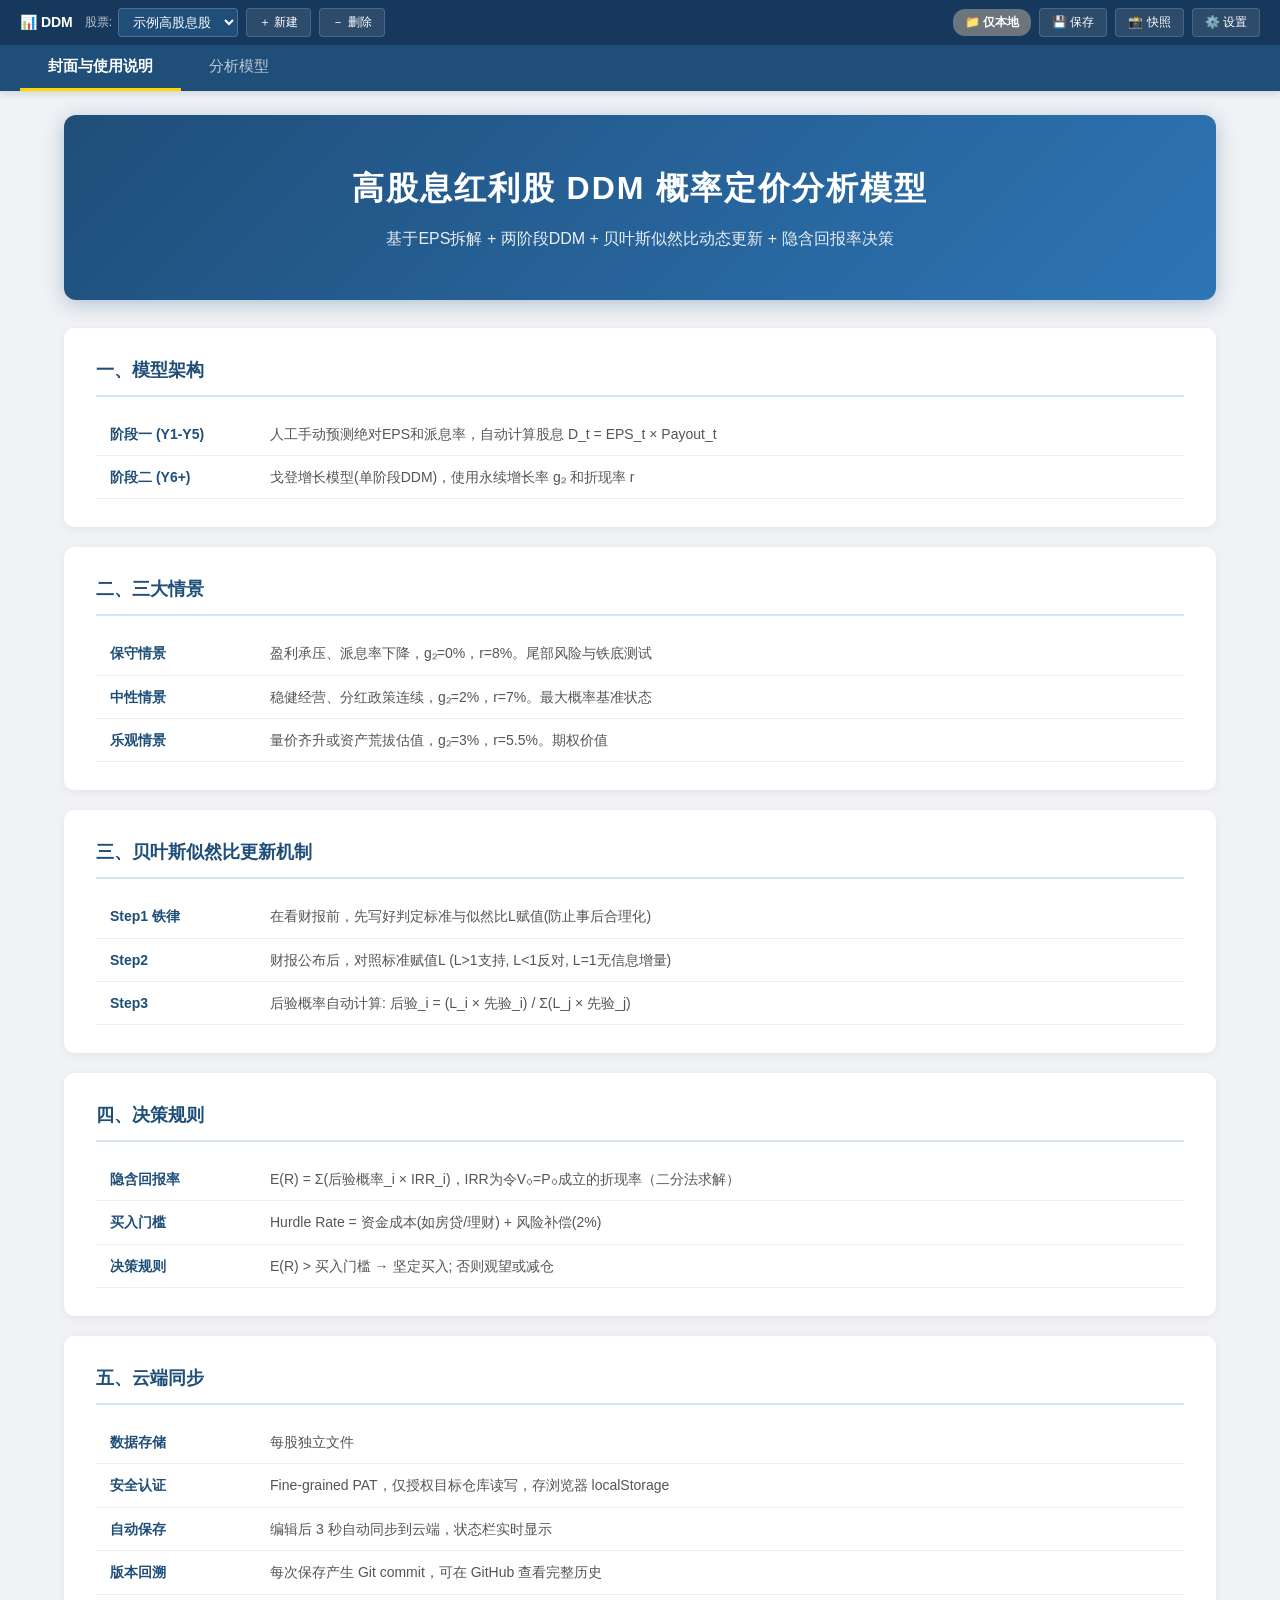
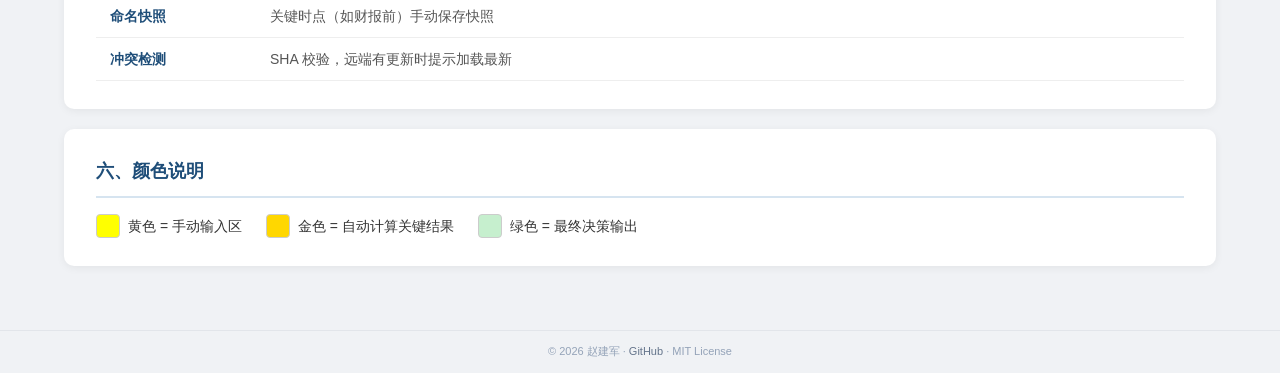
<file: ddm/index.html>
<!DOCTYPE html>
<html lang="zh-CN">
<head>
<meta charset="UTF-8">
<meta name="viewport" content="width=device-width, initial-scale=1.0">
<meta name="author" content="赵建军">
<meta name="description" content="高股息红利股 DDM 概率定价分析模型 — 基于股利贴现模型的多场景概率定价">
<meta name="copyright" content="© 2026 赵建军">
<title>高股息红利股 DDM 概率定价分析模型</title>
<style>
  * { margin: 0; padding: 0; box-sizing: border-box; }
  body {
    font-family: -apple-system, BlinkMacSystemFont, 'Segoe UI', 'PingFang SC', 'Microsoft YaHei', sans-serif;
    background: #f0f2f5;
    color: #333;
    font-size: 14px;
    line-height: 1.6;
  }

  /* ===== Header Wrap (sticky) ===== */
  .header-wrap {
    position: sticky;
    top: 0;
    z-index: 200;
    box-shadow: 0 2px 8px rgba(0,0,0,0.15);
  }

  /* ===== Sync Toolbar ===== */
  .sync-toolbar {
    background: #16385c;
    padding: 8px 20px;
    display: flex;
    align-items: center;
    justify-content: space-between;
    gap: 12px;
    flex-wrap: wrap;
  }
  .toolbar-left, .toolbar-right {
    display: flex;
    align-items: center;
    gap: 8px;
    flex-wrap: wrap;
  }
  .toolbar-logo {
    color: #fff;
    font-weight: 700;
    font-size: 14px;
    margin-right: 4px;
    white-space: nowrap;
  }
  .stock-selector-wrap {
    display: flex;
    align-items: center;
    gap: 6px;
  }
  .stock-selector-wrap label {
    color: rgba(255,255,255,0.7);
    font-size: 12px;
    white-space: nowrap;
  }
  #stockSelector {
    padding: 5px 10px;
    border: 1px solid rgba(255,255,255,0.2);
    background: #1F4E79;
    color: #fff;
    border-radius: 4px;
    font-size: 13px;
    cursor: pointer;
    min-width: 120px;
  }
  #stockSelector option { background: #fff; color: #333; }
  .toolbar-btn {
    background: rgba(255,255,255,0.1);
    color: #fff;
    border: 1px solid rgba(255,255,255,0.15);
    padding: 5px 12px;
    border-radius: 4px;
    cursor: pointer;
    font-size: 12px;
    transition: all 0.15s;
    white-space: nowrap;
  }
  .toolbar-btn:hover { background: rgba(255,255,255,0.2); }
  .toolbar-btn:active { transform: scale(0.96); }

  /* Sync status indicator */
  .sync-status {
    font-size: 12px;
    font-weight: 600;
    padding: 4px 12px;
    border-radius: 12px;
    white-space: nowrap;
    transition: all 0.2s;
  }
  .sync-status.idle { background: rgba(255,255,255,0.1); color: rgba(255,255,255,0.6); }
  .sync-status.loading { background: #1a73e8; color: #fff; }
  .sync-status.saving { background: #e8710a; color: #fff; }
  .sync-status.synced { background: #1e7e34; color: #fff; }
  .sync-status.conflict { background: #dc3545; color: #fff; }
  .sync-status.error { background: #dc3545; color: #fff; }
  .sync-status.local { background: #6c757d; color: #fff; }
  .sync-status .spinner {
    display: inline-block;
    width: 10px; height: 10px;
    border: 2px solid rgba(255,255,255,0.3);
    border-top-color: #fff;
    border-radius: 50%;
    animation: spin 0.6s linear infinite;
    margin-right: 4px;
    vertical-align: middle;
  }
  @keyframes spin { to { transform: rotate(360deg); } }

  /* ===== Tab Navigation ===== */
  .tab-bar {
    display: flex;
    background: #1F4E79;
    padding: 0 20px;
  }
  .tab-btn {
    color: rgba(255,255,255,0.7);
    border: none;
    background: transparent;
    padding: 12px 28px;
    font-size: 15px;
    cursor: pointer;
    border-bottom: 3px solid transparent;
    transition: all 0.2s;
    font-weight: 500;
  }
  .tab-btn:hover { color: #fff; background: rgba(255,255,255,0.08); }
  .tab-btn.active {
    color: #fff;
    border-bottom-color: #FFD700;
    font-weight: 600;
  }
  .tab-content { display: none; padding: 24px; max-width: 1200px; margin: 0 auto; }
  .tab-content.active { display: block; }

  /* ===== Cover Page ===== */
  .cover-hero {
    background: linear-gradient(135deg, #1F4E79 0%, #2E75B6 100%);
    color: #fff;
    padding: 48px 40px;
    border-radius: 12px;
    text-align: center;
    margin-bottom: 28px;
    box-shadow: 0 4px 20px rgba(31,78,121,0.3);
  }
  .cover-hero h1 { font-size: 32px; margin-bottom: 12px; letter-spacing: 2px; }
  .cover-hero p { font-size: 16px; opacity: 0.9; }
  .cover-section {
    background: #fff;
    border-radius: 10px;
    padding: 28px 32px;
    margin-bottom: 20px;
    box-shadow: 0 2px 8px rgba(0,0,0,0.06);
  }
  .cover-section h2 {
    color: #1F4E79;
    font-size: 18px;
    margin-bottom: 16px;
    padding-bottom: 10px;
    border-bottom: 2px solid #D6E4F0;
  }
  .cover-section table { width: 100%; border-collapse: collapse; }
  .cover-section td {
    padding: 10px 14px;
    border-bottom: 1px solid #eee;
    vertical-align: top;
  }
  .cover-section td:first-child {
    font-weight: 600;
    color: #1F4E79;
    white-space: nowrap;
    width: 160px;
  }
  .cover-section td:nth-child(2) { color: #555; }
  .color-legend { display: flex; gap: 24px; flex-wrap: wrap; }
  .color-item { display: flex; align-items: center; gap: 8px; }
  .color-swatch {
    width: 24px; height: 24px;
    border-radius: 4px;
    border: 1px solid #ccc;
  }

  /* ===== Model Section ===== */
  .model-section {
    background: #fff;
    border-radius: 10px;
    margin-bottom: 24px;
    box-shadow: 0 2px 10px rgba(0,0,0,0.06);
    overflow: hidden;
  }
  .section-header {
    background: #1F4E79;
    color: #fff;
    padding: 16px 24px;
    font-size: 17px;
    font-weight: 600;
  }
  .sub-header {
    background: #D6E4F0;
    color: #1F4E79;
    padding: 10px 24px;
    font-size: 14px;
    font-weight: 600;
  }
  .section-body { padding: 20px 24px; }

  /* ===== Tables ===== */
  .data-table {
    width: 100%;
    border-collapse: collapse;
    font-size: 13px;
  }
  #engineTable {
    min-width: 1100px;
  }
  .data-table th {
    background: #2E75B6;
    color: #fff;
    padding: 8px 10px;
    text-align: center;
    font-weight: 600;
    white-space: nowrap;
  }
  .data-table td {
    padding: 8px 10px;
    text-align: center;
    border: 1px solid #e0e0e0;
  }
  .data-table td.label-col {
    text-align: left;
    font-weight: 600;
    width: 80px;
    white-space: nowrap;
  }
  .scen-conservative { background: #FCE4EC; }
  .scen-neutral { background: #FFF3E0; }
  .scen-optimistic { background: #E8F5E9; }
  .scen-none { background: #F0F0F0; }

  /* Input cells */
  input[type="number"], input[type="text"] {
    width: 100%;
    min-width: 70px;
    padding: 6px 8px;
    border: 2px solid #FFD700;
    background: #FFFFCC;
    border-radius: 4px;
    font-size: 13px;
    text-align: center;
    transition: all 0.2s;
  }
  input[type="text"] { text-align: left; }
  input:focus {
    outline: none;
    border-color: #FF8C00;
    box-shadow: 0 0 0 2px rgba(255,140,0,0.2);
  }
  .note-input {
    text-align: left !important;
    font-size: 11px !important;
    background: #FAFAFA !important;
    border-color: #ddd !important;
    border-width: 1px !important;
    border-style: solid !important;
  }

  .calc-cell { font-weight: 600; color: #333; }
  .gold-cell {
    background: #FFD700 !important;
    color: #C00000;
    font-weight: 700;
  }

  /* Param grid */
  .param-grid {
    display: grid;
    grid-template-columns: repeat(auto-fill, minmax(280px, 1fr));
    gap: 16px;
    margin-bottom: 8px;
  }
  .param-item {
    display: flex;
    align-items: center;
    gap: 12px;
  }
  .param-item label {
    font-weight: 600;
    color: #333;
    white-space: nowrap;
    font-size: 13px;
  }
  .param-item input { max-width: 130px; }
  .param-item .display-value {
    font-weight: 600;
    color: #1F4E79;
    padding: 6px 12px;
    background: #E8F0FE;
    border-radius: 4px;
    font-size: 13px;
  }

  /* Decision box */
  .decision-box {
    padding: 14px 20px;
    border-radius: 8px;
    font-size: 18px;
    font-weight: 700;
    text-align: center;
    margin: 12px 0;
  }
  .decision-buy {
    background: #C6EFCE;
    color: #006100;
    border: 2px solid #00A651;
  }
  .decision-wait {
    background: #FFC7CE;
    color: #9C0006;
    border: 2px solid #DC3545;
  }

  /* Summary rows */
  .summary-row {
    display: flex;
    align-items: center;
    justify-content: space-between;
    padding: 10px 16px;
    margin: 6px 0;
    background: #f8f9fa;
    border-radius: 6px;
    border-left: 4px solid #2E75B6;
  }
  .summary-row .label { font-weight: 600; color: #333; }
  .summary-row .value {
    font-size: 18px;
    font-weight: 700;
    color: #C00000;
  }

  .warning-box {
    background: #FFC7CE;
    color: #9C0006;
    padding: 10px 16px;
    border-radius: 6px;
    font-weight: 600;
    margin: 10px 0;
    font-size: 13px;
  }
  .formula-note {
    background: #F0F4F8;
    padding: 10px 16px;
    border-radius: 6px;
    font-size: 12px;
    color: #555;
    margin-top: 10px;
    font-family: 'Courier New', monospace;
  }

  /* Judgment guide */
  .judgment-table td { text-align: left; }
  .judgment-table .L-col { text-align: center; font-weight: 700; }

  /* ===== Modals ===== */
  .modal-overlay {
    display: none;
    position: fixed;
    top: 0; left: 0; right: 0; bottom: 0;
    background: rgba(0,0,0,0.5);
    z-index: 1000;
    justify-content: center;
    align-items: center;
    padding: 20px;
  }
  .modal-overlay.show { display: flex; }
  .modal-box {
    background: #fff;
    border-radius: 10px;
    padding: 28px 32px;
    max-width: 520px;
    width: 100%;
    max-height: 80vh;
    overflow-y: auto;
    box-shadow: 0 20px 60px rgba(0,0,0,0.3);
  }
  .modal-box h3 {
    color: #1F4E79;
    font-size: 18px;
    margin-bottom: 16px;
  }
  .modal-box p {
    color: #555;
    font-size: 13px;
    margin-bottom: 14px;
    line-height: 1.7;
  }
  .modal-box input[type="text"],
  .modal-box input[type="password"] {
    width: 100%;
    margin-bottom: 12px;
    text-align: left;
    border-color: #ccc;
    border-width: 1px;
    background: #fff;
  }
  .modal-box label {
    font-weight: 600;
    font-size: 13px;
    color: #333;
    display: block;
    margin-bottom: 4px;
  }
  .modal-box a {
    color: #2E75B6;
    font-size: 12px;
  }
  .modal-actions {
    display: flex;
    gap: 10px;
    justify-content: flex-end;
    margin-top: 20px;
  }
  .modal-btn {
    padding: 8px 20px;
    border: none;
    border-radius: 6px;
    cursor: pointer;
    font-size: 14px;
    font-weight: 600;
    transition: all 0.15s;
  }
  .modal-btn-primary {
    background: #2E75B6;
    color: #fff;
  }
  .modal-btn-primary:hover { background: #1F4E79; }
  .modal-btn-danger {
    background: #dc3545;
    color: #fff;
  }
  .modal-btn-danger:hover { background: #c82333; }
  .modal-btn-cancel {
    background: #e9ecef;
    color: #333;
  }
  .modal-btn-cancel:hover { background: #dae0e5; }

  /* Snapshot list */
  .snapshot-list {
    max-height: 300px;
    overflow-y: auto;
    border: 1px solid #eee;
    border-radius: 6px;
  }
  .snapshot-item {
    display: flex;
    align-items: center;
    justify-content: space-between;
    padding: 10px 14px;
    border-bottom: 1px solid #eee;
    font-size: 13px;
  }
  .snapshot-item:last-child { border-bottom: none; }
  .snapshot-item .snap-info {
    flex: 1;
  }
  .snapshot-item .snap-label {
    font-weight: 600;
    color: #333;
  }
  .snapshot-item .snap-time {
    font-size: 11px;
    color: #888;
  }
  .snapshot-item .snap-actions {
    display: flex;
    gap: 6px;
  }
  .snap-btn {
    padding: 4px 10px;
    border: 1px solid #ccc;
    border-radius: 4px;
    cursor: pointer;
    font-size: 11px;
    background: #fff;
    color: #333;
  }
  .snap-btn:hover { background: #f0f0f0; }
  .snap-btn.restore { color: #1e7e34; border-color: #1e7e34; }
  .snap-btn.delete { color: #dc3545; border-color: #dc3545; }
  .empty-hint {
    padding: 20px;
    text-align: center;
    color: #999;
    font-size: 13px;
  }

  /* Toast notification */
  .toast {
    position: fixed;
    bottom: 24px;
    right: 24px;
    padding: 12px 20px;
    border-radius: 8px;
    color: #fff;
    font-size: 14px;
    font-weight: 600;
    z-index: 2000;
    box-shadow: 0 4px 16px rgba(0,0,0,0.2);
    opacity: 0;
    transform: translateY(10px);
    transition: all 0.3s;
    pointer-events: none;
  }
  .toast.show { opacity: 1; transform: translateY(0); }
  .toast.success { background: #1e7e34; }
  .toast.error { background: #dc3545; }
  .toast.info { background: #2E75B6; }

  @media (max-width: 768px) {
    .tab-content { padding: 12px; }
    .param-grid { grid-template-columns: 1fr; }
    .data-table { font-size: 11px; }
    .data-table th, .data-table td { padding: 5px 4px; }
    input[type="number"], input[type="text"] { font-size: 11px; padding: 4px; }
    .sync-toolbar { padding: 6px 12px; }
    .toolbar-logo { display: none; }
  }
</style>
</head>
<body>

<!-- ===== Sticky Header: Toolbar + Tabs ===== -->
<div class="header-wrap">
  <!-- Sync Toolbar -->
  <div class="sync-toolbar">
    <div class="toolbar-left">
      <span class="toolbar-logo">📊 DDM</span>
      <div class="stock-selector-wrap">
        <label>股票:</label>
        <select id="stockSelector" onchange="onStockSelected()">
          <option value="">加载中...</option>
        </select>
      </div>
      <button class="toolbar-btn" onclick="showNewStockModal()" title="新建股票">＋ 新建</button>
      <button class="toolbar-btn" onclick="confirmDeleteStock()" title="删除当前股票">－ 删除</button>
    </div>
    <div class="toolbar-right">
      <span id="syncStatus" class="sync-status idle">📁 未连接</span>
      <button class="toolbar-btn" onclick="saveNow()">💾 保存</button>
      <button class="toolbar-btn" onclick="showSnapshotModal()">📸 快照</button>
      <button class="toolbar-btn" onclick="showPatModal()">⚙️ 设置</button>
    </div>
  </div>

  <!-- Tab Bar -->
  <div class="tab-bar">
    <button class="tab-btn active" onclick="switchTab(event,'cover')">封面与使用说明</button>
    <button class="tab-btn" onclick="switchTab(event,'model')">分析模型</button>
  </div>
</div>

<!-- ===== TAB 1: Cover ===== -->
<div id="tab-cover" class="tab-content active">
  <div class="cover-hero">
    <h1>高股息红利股 DDM 概率定价分析模型</h1>
    <p>基于EPS拆解 + 两阶段DDM + 贝叶斯似然比动态更新 + 隐含回报率决策</p>
  </div>

  <div class="cover-section">
    <h2>一、模型架构</h2>
    <table>
      <tr><td>阶段一 (Y1-Y5)</td><td>人工手动预测绝对EPS和派息率，自动计算股息 D_t = EPS_t × Payout_t</td></tr>
      <tr><td>阶段二 (Y6+)</td><td>戈登增长模型(单阶段DDM)，使用永续增长率 g₂ 和折现率 r</td></tr>
    </table>
  </div>

  <div class="cover-section">
    <h2>二、三大情景</h2>
    <table>
      <tr><td>保守情景</td><td>盈利承压、派息率下降，g₂=0%，r=8%。尾部风险与铁底测试</td></tr>
      <tr><td>中性情景</td><td>稳健经营、分红政策连续，g₂=2%，r=7%。最大概率基准状态</td></tr>
      <tr><td>乐观情景</td><td>量价齐升或资产荒拔估值，g₂=3%，r=5.5%。期权价值</td></tr>
    </table>
  </div>

  <div class="cover-section">
    <h2>三、贝叶斯似然比更新机制</h2>
    <table>
      <tr><td>Step1 铁律</td><td>在看财报前，先写好判定标准与似然比L赋值(防止事后合理化)</td></tr>
      <tr><td>Step2</td><td>财报公布后，对照标准赋值L (L&gt;1支持, L&lt;1反对, L=1无信息增量)</td></tr>
      <tr><td>Step3</td><td>后验概率自动计算: 后验_i = (L_i × 先验_i) / Σ(L_j × 先验_j)</td></tr>
    </table>
  </div>

  <div class="cover-section">
    <h2>四、决策规则</h2>
    <table>
      <tr><td>隐含回报率</td><td>E(R) = Σ(后验概率_i × IRR_i)，IRR为令V₀=P₀成立的折现率（二分法求解）</td></tr>
      <tr><td>买入门槛</td><td>Hurdle Rate = 资金成本(如房贷/理财) + 风险补偿(2%)</td></tr>
      <tr><td>决策规则</td><td>E(R) &gt; 买入门槛 → 坚定买入; 否则观望或减仓</td></tr>
    </table>
  </div>

  <div class="cover-section">
    <h2>五、云端同步</h2>
    <table>
      <tr><td>数据存储</td><td>每股独立文件</td></tr>
      <tr><td>安全认证</td><td>Fine-grained PAT，仅授权目标仓库读写，存浏览器 localStorage</td></tr>
      <tr><td>自动保存</td><td>编辑后 3 秒自动同步到云端，状态栏实时显示</td></tr>
      <tr><td>版本回溯</td><td>每次保存产生 Git commit，可在 GitHub 查看完整历史</td></tr>
      <tr><td>命名快照</td><td>关键时点（如财报前）手动保存快照</td></tr>
      <tr><td>冲突检测</td><td>SHA 校验，远端有更新时提示加载最新</td></tr>
    </table>
  </div>

  <div class="cover-section">
    <h2>六、颜色说明</h2>
    <div class="color-legend">
      <div class="color-item"><div class="color-swatch" style="background:#FFFF00;"></div> 黄色 = 手动输入区</div>
      <div class="color-item"><div class="color-swatch" style="background:#FFD700;"></div> 金色 = 自动计算关键结果</div>
      <div class="color-item"><div class="color-swatch" style="background:#C6EFCE;"></div> 绿色 = 最终决策输出</div>
    </div>
  </div>
</div>

<!-- ===== TAB 2: Model ===== -->
<div id="tab-model" class="tab-content">

  <!-- ========== Section 1: 核心预测引擎 ========== -->
  <div class="model-section">
    <div class="section-header">核心预测引擎：EPS拆解 + 两阶段DDM绝对估值</div>

    <div class="sub-header">▎✍️ 一、基本参数（黄色=手动输入）</div>
    <div class="section-body">
      <div class="param-grid">
        <div class="param-item"><label>股票名称</label><span class="display-value" id="stockNameDisplay">—</span></div>
        <div class="param-item"><label>当前股价 P₀ (元)</label><input type="number" id="P0" value="10" step="0.01"></div>
        <div class="param-item"><label>基准期 EPS₀ (元)</label><input type="number" id="EPS0" value="1" step="0.01"></div>
        <div class="param-item"><label>基准期 D₀ (元)</label><input type="number" id="D0" value="0.7" step="0.01"></div>
        <div class="param-item"><label>基准期派息率</label><input type="number" id="Payout0" value="0.7" step="0.01"></div>
        <div class="param-item"><label>资金成本</label><input type="number" id="costRate" value="0.04" step="0.001"></div>
        <div class="param-item"><label>风险补偿</label><input type="number" id="riskPremium" value="0.02" step="0.001"></div>
        <div class="param-item"><label>买入门槛</label><span class="gold-cell" style="padding:6px 14px;border-radius:4px;" id="hurdleRate">6.00%</span></div>
      </div>
    </div>

    <div class="sub-header">▎✍️ 二、三情景预测表：前5年EPS与派息率 → 股息推导 → 🧮两阶段DDM估值</div>
    <div class="section-body" style="overflow-x:auto;">
      <table class="data-table" id="engineTable">
        <thead>
          <tr>
            <th>情景</th>
            <th>预测维度</th>
            <th>Y1</th><th>Y2</th><th>Y3</th><th>Y4</th><th>Y5</th>
            <th>永续增长 g₂</th><th>折现率 r</th>
            <th>D₅×(1+g₂)=D₆</th><th>终值P₅=D₆/(r-g₂)</th><th>终值折现=P₅/(1+r)⁵</th>
          </tr>
        </thead>
        <tbody id="engineBody"></tbody>
      </table>
      <div class="formula-note">
        D_t = EPS_t × 派息率_t | V₀ = Σ(D_t/(1+r)^t) + [D₅×(1+g₂)] / [(r-g₂)×(1+r)^5]
      </div>
    </div>
  </div>

  <!-- ========== Section 2: 贝叶斯似然比矩阵 ========== -->
  <div class="model-section">
    <div class="section-header">贝叶斯似然比矩阵：预先判定标准 + 后验概率自动计算</div>

    <div class="sub-header">▎✍️ 一、预先判定标准（铁律: 在看财报前必须写好! 防止事后合理化）</div>
    <div class="section-body">
      <div class="warning-box">⚠️ 投资纪律: 标准一旦写定, 财报公布后必须严格对照执行, 不得临时修改!</div>
      <table class="data-table judgment-table">
        <thead>
          <tr><th>情景</th><th>触发条件(基于Y1实际财报)</th><th>似然比L</th><th>L含义</th></tr>
        </thead>
        <tbody>
          <tr class="scen-conservative"><td>保守</td><td>实际EPS₁ ≤ 0.95 且 派息率 ≤ 60%</td><td class="L-col">3</td><td>强烈支持保守</td></tr>
          <tr class="scen-conservative"><td>保守</td><td>实际EPS₁ ∈ (0.95, 1.00] 且 派息率 &lt; 65%</td><td class="L-col">2</td><td>较强支持保守</td></tr>
          <tr class="scen-neutral"><td>中性</td><td>实际EPS₁ ∈ (0.95, 1.05] 且 派息率 ≈ 70%</td><td class="L-col">1.5</td><td>较强支持中性</td></tr>
          <tr class="scen-neutral"><td>中性</td><td>实际EPS₁ ∈ (1.00, 1.08] 且 派息率 ∈ [65%,75%]</td><td class="L-col">1.2</td><td>温和支持中性</td></tr>
          <tr class="scen-optimistic"><td>乐观</td><td>实际EPS₁ &gt; 1.05 且 派息率 ≥ 75%</td><td class="L-col">4</td><td>强烈支持乐观</td></tr>
          <tr class="scen-optimistic"><td>乐观</td><td>实际EPS₁ &gt; 1.05 且 派息率 ∈ [70%,75%)</td><td class="L-col">2.5</td><td>较强支持乐观</td></tr>
          <tr class="scen-none"><td>无信息</td><td>数据模糊或介于情景之间</td><td class="L-col">1</td><td>无信息增量</td></tr>
        </tbody>
      </table>
    </div>

    <div class="sub-header">▎✍️ 二、似然比赋值区（财报后, 对照标准在黄色区填入L值）→ 🧮后验概率自动计算</div>
    <div class="section-body">
      <div class="param-grid" style="margin-bottom:16px;">
        <div class="param-item"><label>实际Y1 EPS₁ (元)</label><input type="number" id="actualEPS1" value="0.92" step="0.01"></div>
        <div class="param-item"><label>实际Y1 派息率</label><input type="number" id="actualPayout1" value="0.58" step="0.01"></div>
      </div>
      <div id="judgmentHint" style="font-size:13px;color:#C00000;font-weight:600;margin-bottom:12px;"></div>

      <table class="data-table" id="bayesTable">
        <thead>
          <tr>
            <th>情景</th><th>先验概率</th><th>似然比L (手动)</th><th>似然加权 =L×先验</th><th>后验概率 (自动)</th><th>路径依赖备注</th>
          </tr>
        </thead>
        <tbody id="bayesBody"></tbody>
      </table>
      <div class="formula-note">
        后验_i = (L_i × 先验_i) / Σ(L_j × 先验_j) | L&gt;1支持 | L&lt;1反对 | L=1无信息增量
      </div>
      <div class="warning-box" style="margin-top:10px;">⚠️ 铁律: 必须先写判定标准再看数据填L值。严禁先看数据再改标准(事后合理化)!</div>
    </div>
  </div>

  <!-- ========== Section 3: 隐含回报率与决策 ========== -->
  <div class="model-section">
    <div class="section-header">隐含回报率与决策输出</div>

    <div class="sub-header">▎🧮 一、各情景隐含回报率 (自动引用上方数据)</div>
    <div class="section-body" style="overflow-x:auto;">
      <table class="data-table" id="returnTable">
        <thead>
          <tr>
            <th>情景</th><th>后验概率</th><th>Y1股息D₁</th><th>当前股息率 =D₁/P₀</th><th>g₂</th><th>隐含回报率 IRR</th>
          </tr>
        </thead>
        <tbody id="returnBody"></tbody>
      </table>
    </div>

    <div class="sub-header">▎✅ 二、加权隐含回报率与最终决策</div>
    <div class="section-body">
      <div class="summary-row">
        <span class="label">加权隐含年化回报率 E(R)</span>
        <span class="value" id="weightedReturn">—</span>
      </div>
      <div class="summary-row">
        <span class="label">买入门槛 (Hurdle Rate)</span>
        <span class="value" id="hurdleDisplay">—</span>
      </div>
      <div class="summary-row">
        <span class="label">超额收益率 (E(R) - Hurdle)</span>
        <span class="value" id="excessReturn">—</span>
      </div>
      <div class="decision-box" id="finalDecision">—</div>
    </div>

    <div class="sub-header">▎🧮 三、辅助: 各情景DDM绝对价值 vs 当前股价</div>
    <div class="section-body" style="overflow-x:auto;">
      <table class="data-table" id="ddmTable">
        <thead>
          <tr>
            <th>情景</th><th>DDM价值V₀</th><th>当前股价P₀</th><th>安全边际 =(V₀-P₀)/V₀</th><th>后验概率</th><th>加权V₀ =V₀×后验</th>
          </tr>
        </thead>
        <tbody id="ddmBody"></tbody>
      </table>
      <div class="summary-row" style="margin-top:12px;">
        <span class="label">概率加权期望价值 E(V₀)</span>
        <span class="value" id="weightedV0">—</span>
      </div>
      <div class="summary-row">
        <span class="label">当前股价</span>
        <span class="value" id="currentPriceDisplay">—</span>
      </div>
      <div class="decision-box" id="valuationDecision">—</div>
    </div>
  </div>

</div>

<!-- ===== Modals ===== -->

<!-- PAT Setup Modal -->
<div id="patModal" class="modal-overlay">
  <div class="modal-box">
    <h3>⚙️ GitHub PAT 设置</h3>
    <p>输入 Fine-grained PAT（仅授权 <code>High-Dividend-Strategy</code> 仓库的 Contents 读写权限）。PAT 存储在浏览器 localStorage，不会上传到任何服务器。</p>
    <label>PAT Token</label>
    <input type="password" id="patInput" placeholder="github_pat_..." autocomplete="off">
    <p style="font-size:12px;color:#888;margin-top:8px;">
      创建方式：GitHub → Settings → Developer settings → Fine-grained tokens → 只选 <code>High-Dividend-Strategy</code> 仓库 → 权限选 Contents: Read and write
    </p>
    <div class="modal-actions">
      <button class="modal-btn modal-btn-cancel" onclick="closeModal('patModal')">取消</button>
      <button class="modal-btn modal-btn-danger" onclick="clearPat()">清除PAT</button>
      <button class="modal-btn modal-btn-primary" onclick="savePat()">保存</button>
    </div>
  </div>
</div>

<!-- New Stock Modal -->
<div id="newStockModal" class="modal-overlay">
  <div class="modal-box">
    <h3>＋ 新建股票</h3>
    <p>输入股票名称，将创建新的分析文件。默认使用示例数据，可随后修改。</p>
    <label>股票名称</label>
    <input type="text" id="newStockName" placeholder="如：周大生" autocomplete="off">
    <div class="modal-actions">
      <button class="modal-btn modal-btn-cancel" onclick="closeModal('newStockModal')">取消</button>
      <button class="modal-btn modal-btn-primary" onclick="createStock()">创建</button>
    </div>
  </div>
</div>

<!-- Snapshot Modal -->
<div id="snapshotModal" class="modal-overlay">
  <div class="modal-box">
    <h3>📸 命名快照</h3>
    <p>保存当前数据的命名快照（如"Q2财报前"），用于关键时点标记。快照独立存储，不影响主数据。</p>
    <label>快照标签</label>
    <input type="text" id="snapshotLabel" placeholder="如：Q2财报前" autocomplete="off">
    <div class="modal-actions" style="margin-bottom:16px;">
      <button class="modal-btn modal-btn-cancel" onclick="closeModal('snapshotModal')">关闭</button>
      <button class="modal-btn modal-btn-primary" onclick="saveSnapshot()">保存快照</button>
    </div>
    <hr style="border:none;border-top:1px solid #eee;margin:16px 0;">
    <label>历史快照</label>
    <div class="snapshot-list" id="snapshotList">
      <div class="empty-hint">加载中...</div>
    </div>
  </div>
</div>

<!-- Conflict Modal -->
<div id="conflictModal" class="modal-overlay">
  <div class="modal-box">
    <h3 style="color:#dc3545;">⚠️ 云端数据已更新</h3>
    <p>检测到远端文件已被其他设备修改（SHA 不匹配）。请选择操作：</p>
    <div class="modal-actions" style="flex-direction:column;gap:8px;">
      <button class="modal-btn modal-btn-primary" style="width:100%;" onclick="resolveConflict('remote')">加载远端数据（丢弃本地改动）</button>
      <button class="modal-btn modal-btn-danger" style="width:100%;" onclick="resolveConflict('local')">覆盖远端（保留本地改动）</button>
      <button class="modal-btn modal-btn-cancel" style="width:100%;" onclick="closeModal('conflictModal')">稍后处理</button>
    </div>
  </div>
</div>

<!-- Toast -->
<div id="toast" class="toast"></div>

<script>
// ============================================================
//  CONFIG
// ============================================================
const GITHUB = {
  owner: 'zhaojasonar-zjj',
  repo: 'High-Dividend-Strategy',
  stocksDir: 'data/ddm_stocks',
  snapshotsDir: 'data/ddm_snapshots',
  apiBase: 'https://api.github.com'
};

// ============================================================
//  DEFAULT DATA
// ============================================================
const DEFAULT_PARAMS = {
  P0: 10, EPS0: 1, D0: 0.7, Payout0: 0.7,
  costRate: 0.04, riskPremium: 0.02,
  actualEPS1: 0.92, actualPayout1: 0.58
};

function getDefaultScenarios() {
  return [
    { name: '保守', cls: 'scen-conservative', g2: 0, r: 0.08,
      eps: [0.9, 0.85, 0.85, 0.85, 0.85], payout: [0.6, 0.6, 0.5, 0.5, 0.5],
      prior: 0.2, L: 3,
      note: 'EPS₁=0.92≤0.95且派息率58%≤60%, 触发保守L=3.0。路径依赖: 若Y2持续恶化, 需下修后续EPS及g₂' },
    { name: '中性', cls: 'scen-neutral', g2: 0.02, r: 0.07,
      eps: [1.03, 1.06, 1.1, 1.13, 1.15], payout: [0.7, 0.7, 0.7, 0.7, 0.7],
      prior: 0.6, L: 0.5,
      note: '数据偏离中性, L<1反对中性世界' },
    { name: '乐观', cls: 'scen-optimistic', g2: 0.03, r: 0.055,
      eps: [1.08, 1.18, 1.25, 1.35, 1.4], payout: [0.75, 0.8, 0.8, 0.85, 0.85],
      prior: 0.2, L: 0.3,
      note: '数据严重偏离乐观, L=0.3强烈反对乐观世界' }
  ];
}

// ============================================================
//  STATE
// ============================================================
let scenarios = getDefaultScenarios();
let currentStockName = null;      // Currently selected stock
let cloudSha = null;               // SHA of current file on GitHub
let cloudLoading = true;           // Suppress auto-save during initial load (set false AFTER first data load)
let dataLoaded = false;            // True after first successful data load (cloud or local)
let saveTimer = null;              // Debounce timer for auto-save
let stockList = [];                // Cached list of stock names
let pendingConflictData = null;    // Data for conflict resolution
const PAT_KEY = 'ddm_github_pat';
const LOCAL_DATA_KEY = 'ddm_local_data'; // Fallback for no-PAT mode

// ============================================================
//  UTILITIES
// ============================================================
function fmt(v, decimals = 2) {
  if (v === null || v === undefined || isNaN(v)) return '—';
  return Number(v).toFixed(decimals);
}
function fmtPct(v, decimals = 2) {
  if (v === null || v === undefined || isNaN(v)) return '—';
  return (Number(v) * 100).toFixed(decimals) + '%';
}
function num(id) { return parseFloat(document.getElementById(id).value) || 0; }

function showToast(msg, type = 'info') {
  const t = document.getElementById('toast');
  t.textContent = msg;
  t.className = 'toast ' + type + ' show';
  setTimeout(() => t.classList.remove('show'), 3000);
}

function setSyncStatus(status, text) {
  const el = document.getElementById('syncStatus');
  const labels = {
    idle: '📁 未连接',
    loading: '<span class="spinner"></span> 加载中',
    saving: '<span class="spinner"></span> 保存中',
    synced: '✅ 已同步',
    conflict: '⚠️ 冲突',
    error: '❌ 失败',
    local: '📁 仅本地'
  };
  el.className = 'sync-status ' + status;
  el.innerHTML = text || labels[status] || status;
}

// UTF-8 safe base64
function utf8ToBase64(str) {
  return btoa(unescape(encodeURIComponent(str)));
}
function base64ToUtf8(b64) {
  return decodeURIComponent(escape(atob(b64)));
}

// ============================================================
//  TAB SWITCHING
// ============================================================
function switchTab(evt, tab) {
  document.querySelectorAll('.tab-btn').forEach(b => b.classList.remove('active'));
  document.querySelectorAll('.tab-content').forEach(c => c.classList.remove('active'));
  evt.target.classList.add('active');
  document.getElementById('tab-' + tab).classList.add('active');
}

// ============================================================
//  MODAL HELPERS
// ============================================================
function openModal(id) { document.getElementById(id).classList.add('show'); }
function closeModal(id) { document.getElementById(id).classList.remove('show'); }

// ============================================================
//  PAT MANAGEMENT
// ============================================================
function getPat() { return localStorage.getItem(PAT_KEY) || ''; }
function hasPat() { return !!getPat(); }

function showPatModal() {
  document.getElementById('patInput').value = getPat();
  openModal('patModal');
}

function savePat() {
  const pat = document.getElementById('patInput').value.trim();
  if (!pat) { showToast('请输入 PAT', 'error'); return; }
  localStorage.setItem(PAT_KEY, pat);
  closeModal('patModal');
  showToast('PAT 已保存', 'success');
  initCloudSync();
}

function clearPat() {
  localStorage.removeItem(PAT_KEY);
  closeModal('patModal');
  showToast('PAT 已清除，切换到仅本地模式', 'info');
  setSyncStatus('local');
  // Reload stock list as empty
  stockList = [];
  renderStockSelector();
}

// ============================================================
//  GITHUB API
// ============================================================
async function githubGet(path) {
  const url = `${GITHUB.apiBase}/repos/${GITHUB.owner}/${GITHUB.repo}/contents/${path}?ref=main`;
  const resp = await fetch(url, {
    headers: {
      'Authorization': `Bearer ${getPat()}`,
      'Accept': 'application/vnd.github+json'
    }
  });
  if (resp.status === 404) return null;
  if (resp.status === 401) throw new Error('PAT 无效或已过期');
  if (!resp.ok) throw new Error(`GitHub API ${resp.status}: ${resp.statusText}`);
  return resp.json();
}

async function githubPut(path, content, sha, message, isRetry) {
  const url = `${GITHUB.apiBase}/repos/${GITHUB.owner}/${GITHUB.repo}/contents/${path}`;
  const body = {
    message: message,
    content: utf8ToBase64(content),
    branch: 'main'
  };
  if (sha) body.sha = sha;

  const resp = await fetch(url, {
    method: 'PUT',
    headers: {
      'Authorization': `Bearer ${getPat()}`,
      'Accept': 'application/vnd.github+json',
      'Content-Type': 'application/json'
    },
    body: JSON.stringify(body)
  });

  if (resp.status === 409) throw new Error('CONFLICT');
  if (resp.status === 401) throw new Error('PAT 无效或已过期');

  // 422: file exists but SHA wasn't supplied → auto-fetch SHA and retry once
  if (resp.status === 422 && !isRetry) {
    const existing = await githubGet(path);
    if (existing && existing.sha) {
      return githubPut(path, content, existing.sha, message, true);
    }
  }

  if (!resp.ok) {
    const err = await resp.json().catch(() => ({}));
    throw new Error(`GitHub API ${resp.status}: ${err.message || resp.statusText}`);
  }
  return resp.json();
}

async function githubList(dirPath) {
  const url = `${GITHUB.apiBase}/repos/${GITHUB.owner}/${GITHUB.repo}/contents/${dirPath}?ref=main`;
  const resp = await fetch(url, {
    headers: {
      'Authorization': `Bearer ${getPat()}`,
      'Accept': 'application/vnd.github+json'
    }
  });
  if (resp.status === 404) return [];
  if (resp.status === 401) throw new Error('PAT 无效或已过期');
  if (!resp.ok) throw new Error(`GitHub API ${resp.status}: ${resp.statusText}`);
  return resp.json();
}

async function githubDelete(path, sha, message) {
  const url = `${GITHUB.apiBase}/repos/${GITHUB.owner}/${GITHUB.repo}/contents/${path}`;
  const resp = await fetch(url, {
    method: 'DELETE',
    headers: {
      'Authorization': `Bearer ${getPat()}`,
      'Accept': 'application/vnd.github+json',
      'Content-Type': 'application/json'
    },
    body: JSON.stringify({ message, sha, branch: 'main' })
  });
  if (!resp.ok) {
    const err = await resp.json().catch(() => ({}));
    throw new Error(`Delete failed: ${err.message || resp.statusText}`);
  }
  return resp.json();
}

// ============================================================
//  DATA SERIALIZATION
// ============================================================
function serializeState() {
  return {
    version: 1,
    stockName: currentStockName,
    params: {
      P0: num('P0'),
      EPS0: num('EPS0'),
      D0: num('D0'),
      Payout0: num('Payout0'),
      costRate: num('costRate'),
      riskPremium: num('riskPremium'),
      actualEPS1: num('actualEPS1'),
      actualPayout1: num('actualPayout1')
    },
    scenarios: scenarios.map(s => ({
      name: s.name,
      g2: s.g2,
      r: s.r,
      eps: [...s.eps],
      payout: [...s.payout],
      prior: s.prior,
      L: s.L,
      note: s.note
    })),
    lastUpdated: new Date().toISOString()
  };
}

function deserializeState(data) {
  // Note: caller is responsible for managing cloudLoading/dataLoaded flags.
  // This function only handles data loading + UI refresh.

  // Set params
  const p = data.params || {};
  if (document.getElementById('P0')) {
    document.getElementById('P0').value = p.P0 ?? DEFAULT_PARAMS.P0;
    document.getElementById('EPS0').value = p.EPS0 ?? DEFAULT_PARAMS.EPS0;
    document.getElementById('D0').value = p.D0 ?? DEFAULT_PARAMS.D0;
    document.getElementById('Payout0').value = p.Payout0 ?? DEFAULT_PARAMS.Payout0;
    document.getElementById('costRate').value = p.costRate ?? DEFAULT_PARAMS.costRate;
    document.getElementById('riskPremium').value = p.riskPremium ?? DEFAULT_PARAMS.riskPremium;
    document.getElementById('actualEPS1').value = p.actualEPS1 ?? DEFAULT_PARAMS.actualEPS1;
    document.getElementById('actualPayout1').value = p.actualPayout1 ?? DEFAULT_PARAMS.actualPayout1;
  }

  // Update scenarios
  const loaded = data.scenarios || getDefaultScenarios();
  loaded.forEach((s, i) => {
    if (i < scenarios.length) {
      scenarios[i].g2 = s.g2;
      scenarios[i].r = s.r;
      scenarios[i].eps = [...s.eps];
      scenarios[i].payout = [...s.payout];
      scenarios[i].prior = s.prior;
      scenarios[i].L = s.L;
      scenarios[i].note = s.note || scenarios[i].note;
    }
  });

  // Rebuild tables
  buildEngineTable();
  buildBayesTable();

  // Update display
  document.getElementById('stockNameDisplay').textContent = currentStockName || '—';

  // Recalculate
  updateJudgmentHint();
  calculateAll();
}

// ============================================================
//  STOCK MANAGEMENT
// ============================================================
function renderStockSelector() {
  const sel = document.getElementById('stockSelector');
  if (stockList.length === 0) {
    sel.innerHTML = '<option value="">（无股票）</option>';
  } else {
    sel.innerHTML = stockList.map(name =>
      `<option value="${name}" ${name === currentStockName ? 'selected' : ''}>${name}</option>`
    ).join('');
  }
}

async function loadStockList() {
  if (!hasPat()) {
    setSyncStatus('local');
    // Load from localStorage
    const local = JSON.parse(localStorage.getItem(LOCAL_DATA_KEY) || '{}');
    stockList = Object.keys(local);
    if (stockList.length > 0 && !currentStockName) {
      currentStockName = stockList[0];
      loadStockFromLocal();
    } else if (stockList.length === 0) {
      // First time: create default stock
      currentStockName = '示例高股息股';
      stockList = [currentStockName];
      saveToLocal();
      loadStockFromLocal();
    }
    renderStockSelector();
    return;
  }

  try {
    setSyncStatus('loading');
    const files = await githubList(GITHUB.stocksDir);
    stockList = files
      .filter(f => f.name.endsWith('.json'))
      .map(f => f.name.replace(/\.json$/, ''));
    if (stockList.length === 0) {
      // First time on cloud: create default
      currentStockName = '示例高股息股';
      stockList = [currentStockName];
      await saveCurrentStockToCloud('DDM: 初始化默认股票');
    } else if (!currentStockName || !stockList.includes(currentStockName)) {
      currentStockName = stockList[0];
    }
    renderStockSelector();
    await loadStock(currentStockName);
  } catch (e) {
    console.error('loadStockList error:', e);
    cloudLoading = false;  // Release lock on error
    setSyncStatus('error', '❌ 加载失败');
    showToast('加载股票列表失败: ' + e.message, 'error');
  }
}

async function loadStock(name) {
  if (!name) return;

  // Save current stock first if dirty AND data was already loaded (not default)
  if (saveTimer) {
    clearTimeout(saveTimer);
    saveTimer = null;
    if (dataLoaded) {
      await saveCurrentStock();
    }
  }

  currentStockName = name;

  if (!hasPat()) {
    loadStockFromLocal();
    return;
  }

  try {
    setSyncStatus('loading');
    const path = `${GITHUB.stocksDir}/${name}.json`;
    const file = await githubGet(path);
    cloudLoading = true;  // Suppress auto-save during deserializeState
    if (file) {
      const data = JSON.parse(base64ToUtf8(file.content));
      cloudSha = file.sha;
      deserializeState(data);
      dataLoaded = true;
      cloudLoading = false;
      setSyncStatus('synced');
    } else {
      // File doesn't exist: use default data (new stock)
      cloudSha = null;
      deserializeState({ stockName: name, params: DEFAULT_PARAMS, scenarios: getDefaultScenarios() });
      dataLoaded = true;
      cloudLoading = false;
      setSyncStatus('idle', '📝 新股票');
    }
    document.getElementById('stockNameDisplay').textContent = name;
  } catch (e) {
    console.error('loadStock error:', e);
    cloudLoading = false;  // Release lock on error so user can retry
    setSyncStatus('error', '❌ 加载失败');
    showToast('加载股票失败: ' + e.message, 'error');
  }
}

function loadStockFromLocal() {
  cloudSha = null;  // Clear cloud SHA when loading from local
  cloudLoading = true;  // Suppress auto-save during deserializeState
  const local = JSON.parse(localStorage.getItem(LOCAL_DATA_KEY) || '{}');
  const data = local[currentStockName];
  if (data) {
    deserializeState(data);
  } else {
    deserializeState({ stockName: currentStockName, params: DEFAULT_PARAMS, scenarios: getDefaultScenarios() });
    saveToLocal();
  }
  dataLoaded = true;
  cloudLoading = false;
  document.getElementById('stockNameDisplay').textContent = currentStockName;
  setSyncStatus('local');
}

function onStockSelected() {
  const sel = document.getElementById('stockSelector');
  const name = sel.value;
  if (name && name !== currentStockName) {
    loadStock(name);
  }
}

async function showNewStockModal() {
  document.getElementById('newStockName').value = '';
  openModal('newStockModal');
  setTimeout(() => document.getElementById('newStockName').focus(), 100);
}

async function createStock() {
  const name = document.getElementById('newStockName').value.trim();
  if (!name) { showToast('请输入股票名称', 'error'); return; }
  if (stockList.includes(name)) { showToast('该股票已存在', 'error'); return; }
  // Avoid path-unsafe characters
  if (/[\/\\:*?"<>|]/.test(name)) { showToast('名称不能包含 / \\ : * ? " < > |', 'error'); return; }

  closeModal('newStockModal');

  // Save current stock first (only if data was loaded, not default)
  if (saveTimer) {
    clearTimeout(saveTimer);
    saveTimer = null;
    if (dataLoaded) {
      await saveCurrentStock();
    }
  }

  // Switch to new stock with default data (same as 示例高股息股)
  currentStockName = name;
  cloudSha = null;
  cloudLoading = true;
  scenarios = getDefaultScenarios();
  document.getElementById('P0').value = DEFAULT_PARAMS.P0;
  document.getElementById('EPS0').value = DEFAULT_PARAMS.EPS0;
  document.getElementById('D0').value = DEFAULT_PARAMS.D0;
  document.getElementById('Payout0').value = DEFAULT_PARAMS.Payout0;
  document.getElementById('costRate').value = DEFAULT_PARAMS.costRate;
  document.getElementById('riskPremium').value = DEFAULT_PARAMS.riskPremium;
  document.getElementById('actualEPS1').value = DEFAULT_PARAMS.actualEPS1;
  document.getElementById('actualPayout1').value = DEFAULT_PARAMS.actualPayout1;
  document.getElementById('stockNameDisplay').textContent = name;
  buildEngineTable();
  buildBayesTable();
  updateJudgmentHint();
  calculateAll();
  dataLoaded = true;
  cloudLoading = false;

  stockList.push(name);
  stockList.sort();
  renderStockSelector();

  // Save new stock
  await saveCurrentStock();

  showToast(`已创建股票: ${name}`, 'success');
}

async function confirmDeleteStock() {
  if (!currentStockName) { showToast('没有选中的股票', 'error'); return; }
  if (stockList.length <= 1) { showToast('至少保留一个股票', 'error'); return; }
  if (!confirm(`确定删除「${currentStockName}」？此操作不可撤销。`)) return;

  const name = currentStockName;

  if (hasPat() && cloudSha) {
    try {
      setSyncStatus('saving');
      await githubDelete(`${GITHUB.stocksDir}/${name}.json`, cloudSha, `DDM: 删除股票 ${name}`);
      cloudSha = null;
    } catch (e) {
      showToast('删除失败: ' + e.message, 'error');
      setSyncStatus('error', '❌ 删除失败');
      return;
    }
  } else {
    const local = JSON.parse(localStorage.getItem(LOCAL_DATA_KEY) || '{}');
    delete local[name];
    localStorage.setItem(LOCAL_DATA_KEY, JSON.stringify(local));
  }

  stockList = stockList.filter(n => n !== name);
  renderStockSelector();
  showToast(`已删除: ${name}`, 'success');

  // Load next available stock
  currentStockName = stockList[0];
  await loadStock(currentStockName);
}

// ============================================================
//  SAVE
// ============================================================
function saveToLocal() {
  if (!currentStockName) return;
  const local = JSON.parse(localStorage.getItem(LOCAL_DATA_KEY) || '{}');
  local[currentStockName] = serializeState();
  localStorage.setItem(LOCAL_DATA_KEY, JSON.stringify(local));
}

async function saveCurrentStock() {
  if (!currentStockName) return;
  saveTimer = null;

  // Always save to localStorage as backup
  saveToLocal();

  if (!hasPat()) {
    setSyncStatus('local');
    return;
  }

  await saveCurrentStockToCloud(`DDM: 更新 ${currentStockName} 数据`);
}

async function saveCurrentStockToCloud(message) {
  if (!currentStockName) return;

  try {
    setSyncStatus('saving');
    const data = serializeState();
    const json = JSON.stringify(data, null, 2);
    const path = `${GITHUB.stocksDir}/${currentStockName}.json`;
    const result = await githubPut(path, json, cloudSha, message);
    cloudSha = result.content.sha;
    setSyncStatus('synced');
  } catch (e) {
    if (e.message === 'CONFLICT') {
      setSyncStatus('conflict');
      pendingConflictData = { path: `${GITHUB.stocksDir}/${currentStockName}.json` };
      openModal('conflictModal');
    } else {
      console.error('Save error:', e);
      setSyncStatus('error', '❌ 保存失败');
      showToast('保存失败: ' + e.message, 'error');
    }
  }
}

async function saveNow() {
  if (saveTimer) {
    clearTimeout(saveTimer);
    saveTimer = null;
  }
  // Release cloudLoading lock (e.g. after snapshot restore) so auto-save resumes
  cloudLoading = false;
  await saveCurrentStock();
  if (hasPat()) showToast('已同步到云端', 'success');
  else showToast('已保存到本地', 'info');
}

// ============================================================
//  CONFLICT RESOLUTION
// ============================================================
async function resolveConflict(choice) {
  closeModal('conflictModal');
  if (choice === 'remote') {
    // Load remote data
    try {
      setSyncStatus('loading');
      const file = await githubGet(pendingConflictData.path);
      if (file) {
        const data = JSON.parse(base64ToUtf8(file.content));
        cloudSha = file.sha;
        cloudLoading = true;  // Suppress auto-save during deserializeState
        deserializeState(data);
        dataLoaded = true;
        cloudLoading = false;
        setSyncStatus('synced');
        showToast('已加载远端数据', 'success');
      }
    } catch (e) {
      cloudLoading = false;  // Release lock on error
      showToast('加载远端数据失败: ' + e.message, 'error');
      setSyncStatus('error');
    }
  } else if (choice === 'local') {
    // Force push local data (clear SHA to skip conflict check)
    cloudSha = null;
    await saveCurrentStockToCloud(`DDM: 覆盖远端 ${currentStockName} 数据`);
    showToast('已覆盖远端数据', 'success');
  }
  pendingConflictData = null;
}

// ============================================================
//  SNAPSHOTS
// ============================================================
async function showSnapshotModal() {
  document.getElementById('snapshotLabel').value = '';
  openModal('snapshotModal');
  await loadSnapshotList();
}

async function saveSnapshot() {
  const label = document.getElementById('snapshotLabel').value.trim();
  if (!label) { showToast('请输入快照标签', 'error'); return; }
  if (!currentStockName) { showToast('请先选择股票', 'error'); return; }

  // Avoid path-unsafe characters in label
  const safeLabel = label.replace(/[\/\\:*?"<>|]/g, '_');
  const ts = new Date();
  const tsStr = ts.getFullYear() +
    String(ts.getMonth()+1).padStart(2,'0') +
    String(ts.getDate()).padStart(2,'0') +
    String(ts.getHours()).padStart(2,'0') +
    String(ts.getMinutes()).padStart(2,'0') +
    String(ts.getSeconds()).padStart(2,'0');
  const fileName = `${currentStockName}_${tsStr}_${safeLabel}.json`;
  const path = `${GITHUB.snapshotsDir}/${fileName}`;

  const snapData = serializeState();
  snapData.snapshotMeta = {
    stockName: currentStockName,
    label: label,
    createdAt: ts.toISOString()
  };

  if (hasPat()) {
    try {
      setSyncStatus('saving');
      await githubPut(path, JSON.stringify(snapData, null, 2), null, `DDM: 保存快照 ${currentStockName} - ${label}`);
      setSyncStatus('synced');
      showToast(`快照已保存至云端: ${label}`, 'success');
    } catch (e) {
      setSyncStatus('error', '❌ 快照失败');
      showToast('保存快照失败: ' + e.message, 'error');
      return;
    }
  } else {
    // Local snapshot
    const localSnaps = JSON.parse(localStorage.getItem('ddm_local_snapshots') || '[]');
    localSnaps.push({ name: fileName, data: snapData });
    localStorage.setItem('ddm_local_snapshots', JSON.stringify(localSnaps));
    showToast(`快照已保存至本地: ${label}`, 'success');
  }

  // Refresh snapshot list
  await loadSnapshotList();
  document.getElementById('snapshotLabel').value = '';
}

async function loadSnapshotList() {
  const listEl = document.getElementById('snapshotList');
  if (!currentStockName) {
    listEl.innerHTML = '<div class="empty-hint">请先选择股票</div>';
    return;
  }

  if (!hasPat()) {
    // Local snapshots
    const localSnaps = JSON.parse(localStorage.getItem('ddm_local_snapshots') || '[]');
    const prefix = currentStockName + '_';
    const mySnaps = localSnaps.filter(s => s.name.startsWith(prefix));

    if (mySnaps.length === 0) {
      listEl.innerHTML = '<div class="empty-hint">暂无本地快照</div>';
      return;
    }

    listEl.innerHTML = mySnaps.sort((a,b) => b.name.localeCompare(a.name)).map(s => {
      const parts = s.name.replace(/\.json$/, '').split('_');
      const tsStr = parts[1] || '';
      const label = parts.slice(2).join('_') || '(未命名)';
      let timeDisplay = tsStr;
      if (tsStr.length === 14) {
        timeDisplay = tsStr.substring(0,8) + ' ' + tsStr.substring(8,10) + ':' + tsStr.substring(10,12);
      }
      return `<div class="snapshot-item">
        <div class="snap-info">
          <div class="snap-label">${label}</div>
          <div class="snap-time">${timeDisplay}</div>
        </div>
        <div class="snap-actions">
          <button class="snap-btn restore" onclick="restoreSnapshotLocal('${s.name}')">恢复</button>
          <button class="snap-btn delete" onclick="deleteSnapshotLocal('${s.name}')">删除</button>
        </div>
      </div>`;
    }).join('');
    return;
  }

  try {
    listEl.innerHTML = '<div class="empty-hint">加载中...</div>';
    const files = await githubList(GITHUB.snapshotsDir);
    // Filter snapshots for current stock
    const prefix = currentStockName + '_';
    const mySnaps = files
      .filter(f => f.name.startsWith(prefix) && f.name.endsWith('.json'))
      .sort((a, b) => b.name.localeCompare(a.name)); // Newest first

    if (mySnaps.length === 0) {
      listEl.innerHTML = '<div class="empty-hint">暂无快照</div>';
      return;
    }

    listEl.innerHTML = mySnaps.map(f => {
      // Parse: stockName_timestamp_label.json
      const parts = f.name.replace(/\.json$/, '').split('_');
      // parts[0] = stockName, parts[1] = timestamp, parts[2+] = label
      const tsStr = parts[1] || '';
      const label = parts.slice(2).join('_') || '(未命名)';
      // Format timestamp
      let timeDisplay = tsStr;
      if (tsStr.length === 14) {
        timeDisplay = tsStr.substring(0,8) + ' ' + tsStr.substring(8,10) + ':' + tsStr.substring(10,12);
      }
      return `<div class="snapshot-item">
        <div class="snap-info">
          <div class="snap-label">${label}</div>
          <div class="snap-time">${timeDisplay}</div>
        </div>
        <div class="snap-actions">
          <button class="snap-btn restore" onclick="restoreSnapshot('${f.path}')">恢复</button>
          <button class="snap-btn delete" onclick="deleteSnapshot('${f.path}', '${f.sha}', '${f.name}')">删除</button>
        </div>
      </div>`;
    }).join('');
  } catch (e) {
    listEl.innerHTML = `<div class="empty-hint">加载失败: ${e.message}</div>`;
  }
}

async function restoreSnapshot(path) {
  if (!confirm('恢复快照将覆盖当前数据，确定？')) return;

  try {
    setSyncStatus('loading');
    const file = await githubGet(path);
    if (file) {
      const data = JSON.parse(base64ToUtf8(file.content));
      // Don't change currentStockName, just load data
      cloudLoading = true;  // Suppress auto-save during deserializeState
      deserializeState(data);
      // Keep cloudLoading=true after snapshot restore: user must manually save
      // to prevent auto-save from overwriting main data before user confirms.
      setSyncStatus('synced');
      showToast('快照已恢复（需手动保存才会写入主数据）', 'success');
    }
  } catch (e) {
    cloudLoading = false;  // Release lock on error
    showToast('恢复失败: ' + e.message, 'error');
    setSyncStatus('error');
  }
}

async function deleteSnapshot(path, sha, name) {
  if (!confirm(`删除快照「${name}」？`)) return;

  try {
    await githubDelete(path, sha, `DDM: 删除快照 ${name}`);
    showToast('快照已删除', 'success');
    await loadSnapshotList();
  } catch (e) {
    showToast('删除失败: ' + e.message, 'error');
  }
}

// Local snapshot restore/delete (no PAT)
function restoreSnapshotLocal(name) {
  if (!confirm('恢复快照将覆盖当前数据，确定？')) return;
  const localSnaps = JSON.parse(localStorage.getItem('ddm_local_snapshots') || '[]');
  const snap = localSnaps.find(s => s.name === name);
  if (snap && snap.data) {
    cloudLoading = true;  // Suppress auto-save during and after restore
    deserializeState(snap.data);
    // Keep cloudLoading=true: user must manually save to write main data
    showToast('快照已恢复（需手动保存才会写入主数据）', 'success');
  } else {
    showToast('快照数据损坏', 'error');
  }
}

function deleteSnapshotLocal(name) {
  if (!confirm(`删除快照「${name}」？`)) return;
  let localSnaps = JSON.parse(localStorage.getItem('ddm_local_snapshots') || '[]');
  localSnaps = localSnaps.filter(s => s.name !== name);
  localStorage.setItem('ddm_local_snapshots', JSON.stringify(localSnaps));
  showToast('快照已删除', 'success');
  loadSnapshotList();
}

// ============================================================
//  AUTO-SAVE
// ============================================================
function scheduleAutoSave() {
  if (cloudLoading) return;
  if (!dataLoaded) return;  // Don't auto-save until real data has been loaded
  if (saveTimer) clearTimeout(saveTimer);
  saveTimer = setTimeout(async () => {
    await saveCurrentStock();
  }, 3000);
}

// ============================================================
//  TABLE BUILDING
// ============================================================
function buildEngineTable() {
  const tbody = document.getElementById('engineBody');
  tbody.innerHTML = '';
  scenarios.forEach((s, si) => {
    // EPS row
    const epsRow = document.createElement('tr');
    epsRow.className = s.cls;
    epsRow.innerHTML = `<td class="label-col">${s.name}</td><td>EPS (元)</td>`;
    for (let i = 0; i < 5; i++) {
      epsRow.innerHTML += `<td><input type="number" data-si="${si}" data-field="eps" data-idx="${i}" value="${s.eps[i]}" step="0.01"></td>`;
    }
    epsRow.innerHTML += `<td><input type="number" data-si="${si}" data-field="g2" value="${s.g2}" step="0.001"></td>`;
    epsRow.innerHTML += `<td><input type="number" data-si="${si}" data-field="r" value="${s.r}" step="0.001"></td>`;
    epsRow.innerHTML += `<td colspan="3"></td>`;
    tbody.appendChild(epsRow);

    // Payout row
    const payoutRow = document.createElement('tr');
    payoutRow.className = s.cls;
    payoutRow.innerHTML = `<td></td><td>派息率</td>`;
    for (let i = 0; i < 5; i++) {
      payoutRow.innerHTML += `<td><input type="number" data-si="${si}" data-field="payout" data-idx="${i}" value="${s.payout[i]}" step="0.01"></td>`;
    }
    payoutRow.innerHTML += `<td colspan="4"></td>`;
    tbody.appendChild(payoutRow);

    // Dividend row (calculated)
    const divRow = document.createElement('tr');
    divRow.className = s.cls;
    divRow.innerHTML = `<td></td><td class="calc-cell">股息 D_t (元)</td>`;
    for (let i = 0; i < 5; i++) {
      divRow.innerHTML += `<td class="calc-cell" id="div_${si}_${i}"></td>`;
    }
    divRow.innerHTML += `<td></td><td></td>`;
    divRow.innerHTML += `<td class="calc-cell" id="d6_${si}"></td>`;
    divRow.innerHTML += `<td class="calc-cell" id="p5_${si}"></td>`;
    divRow.innerHTML += `<td class="calc-cell" id="pv5_${si}"></td>`;
    tbody.appendChild(divRow);

    // PV sum + V0 row
    const v0Row = document.createElement('tr');
    v0Row.className = s.cls;
    v0Row.innerHTML = `<td></td><td>前5年折现和</td>`;
    v0Row.innerHTML += `<td colspan="3" class="calc-cell" id="pvSum_${si}"></td>`;
    v0Row.innerHTML += `<td style="font-weight:700;color:#C00000;">V₀ =</td>`;
    v0Row.innerHTML += `<td class="gold-cell" id="v0_${si}"></td>`;
    v0Row.innerHTML += `<td colspan="5"></td>`;
    tbody.appendChild(v0Row);
  });

  // Attach listeners
  tbody.querySelectorAll('input').forEach(inp => {
    inp.addEventListener('input', readEngineInputs);
  });
}

function readEngineInputs() {
  document.querySelectorAll('#engineBody input').forEach(inp => {
    const si = parseInt(inp.dataset.si);
    const field = inp.dataset.field;
    const val = parseFloat(inp.value) || 0;
    if (field === 'eps' || field === 'payout') {
      scenarios[si][field][parseInt(inp.dataset.idx)] = val;
    } else {
      scenarios[si][field] = val;
    }
  });
  debouncedCalculateAll();
}

function buildBayesTable() {
  const tbody = document.getElementById('bayesBody');
  tbody.innerHTML = '';
  scenarios.forEach((s, si) => {
    const tr = document.createElement('tr');
    tr.className = s.cls;
    tr.innerHTML = `
      <td class="label-col">${s.name}</td>
      <td><input type="number" data-si="${si}" data-field="prior" value="${s.prior}" step="0.01"></td>
      <td><input type="number" data-si="${si}" data-field="L" value="${s.L}" step="0.1"></td>
      <td class="calc-cell" id="weighted_${si}"></td>
      <td class="gold-cell" id="posterior_${si}"></td>
      <td><input type="text" data-si="${si}" data-field="note" value="${s.note}" class="note-input" placeholder="备注..."></td>
    `;
    tbody.appendChild(tr);
  });

  // Total row
  const totalRow = document.createElement('tr');
  totalRow.className = 'scen-none';
  totalRow.innerHTML = `
    <td class="label-col">合计</td>
    <td class="calc-cell" id="priorSum"></td>
    <td>—</td>
    <td class="calc-cell" id="weightedSum"></td>
    <td class="calc-cell" id="posteriorSum"></td>
    <td style="text-align:left;font-size:12px;color:#808080;">归一化基数</td>
  `;
  tbody.appendChild(totalRow);

  tbody.querySelectorAll('input').forEach(inp => {
    inp.addEventListener('input', readBayesInputs);
  });
}

function readBayesInputs() {
  document.querySelectorAll('#bayesBody input').forEach(inp => {
    const si = parseInt(inp.dataset.si);
    const field = inp.dataset.field;
    if (field === 'note') {
      scenarios[si].note = inp.value;
    } else {
      scenarios[si][field] = parseFloat(inp.value) || 0;
    }
  });
  updateJudgmentHint();
  debouncedCalculateAll();
}

function updateJudgmentHint() {
  const eps1 = num('actualEPS1');
  const payout1 = num('actualPayout1');
  let hint = '';
  if (eps1 <= 0.95 && payout1 <= 0.60) {
    hint = `→ 判定: EPS₁=${eps1.toFixed(2)}≤0.95 且 派息率=${(payout1*100).toFixed(0)}%≤60% → 触发保守 L=3.0`;
  } else if (eps1 > 0.95 && eps1 <= 1.00 && payout1 < 0.65) {
    hint = `→ 判定: EPS₁=${eps1.toFixed(2)}∈(0.95,1.00] 且 派息率<65% → 触发保守 L=2.0`;
  } else if (eps1 > 0.95 && eps1 <= 1.05 && Math.abs(payout1 - 0.70) < 0.05) {
    hint = `→ 判定: EPS₁=${eps1.toFixed(2)}∈(0.95,1.05] 且 派息率≈70% → 触发中性 L=1.5`;
  } else if (eps1 > 1.00 && eps1 <= 1.08 && payout1 >= 0.65 && payout1 <= 0.75) {
    hint = `→ 判定: EPS₁=${eps1.toFixed(2)}∈(1.00,1.08] 且 派息率∈[65%,75%] → 触发中性 L=1.2`;
  } else if (eps1 > 1.05 && payout1 >= 0.75) {
    hint = `→ 判定: EPS₁=${eps1.toFixed(2)}>1.05 且 派息率≥75% → 触发乐观 L=4.0`;
  } else if (eps1 > 1.05 && payout1 >= 0.70 && payout1 < 0.75) {
    hint = `→ 判定: EPS₁=${eps1.toFixed(2)}>1.05 且 派息率∈[70%,75%) → 触发乐观 L=2.5`;
  } else {
    hint = `→ 判定: 数据模糊或介于情景之间 → 无信息增量 L=1.0`;
  }
  document.getElementById('judgmentHint').textContent = hint;
}

function buildReturnTable() {
  const tbody = document.getElementById('returnBody');
  tbody.innerHTML = '';
  scenarios.forEach((s, si) => {
    const tr = document.createElement('tr');
    tr.className = s.cls;
    tr.innerHTML = `
      <td class="label-col">${s.name}</td>
      <td id="ret_post_${si}"></td>
      <td id="ret_d1_${si}"></td>
      <td id="ret_yield_${si}"></td>
      <td id="ret_g2_${si}"></td>
      <td class="gold-cell" id="ret_total_${si}"></td>
    `;
    tbody.appendChild(tr);
  });
}

function buildDdmTable() {
  const tbody = document.getElementById('ddmBody');
  tbody.innerHTML = '';
  scenarios.forEach((s, si) => {
    const tr = document.createElement('tr');
    tr.className = s.cls;
    tr.innerHTML = `
      <td class="label-col">${s.name}</td>
      <td id="ddm_v0_${si}"></td>
      <td id="ddm_p0_${si}"></td>
      <td id="ddm_margin_${si}"></td>
      <td id="ddm_post_${si}"></td>
      <td class="calc-cell" id="ddm_weighted_${si}"></td>
    `;
    tbody.appendChild(tr);
  });
}

// ============================================================
//  MAIN CALCULATION
// ============================================================

/**
 * Solve IRR (internal rate of return) for two-stage DDM:
 *   P0 = Σ Dₜ/(1+r)ᵗ  (t=1..5) + D₆/((r-g₂)(1+r)⁵)
 * Uses bisection: finds r* such that NPV(r*) = 0.
 * Returns NaN if no valid root exists (e.g. r ≤ g2 or P0 ≤ 0).
 */
function solveDDM_IRR(divs, g2, P0) {
  if (P0 <= 0) return NaN;
  // r must be > g2 for convergence; search in (g2, 1.0)
  let lo = g2 + 1e-6;
  let hi = 1.0;  // 100%
  const maxIter = 100;
  const tol = 1e-7;

  const npv = (r) => {
    let sum = 0;
    for (let i = 0; i < 5; i++) {
      sum += divs[i] / Math.pow(1 + r, i + 1);
    }
    const d6 = divs[4] * (1 + g2);
    const p5 = d6 / (r - g2);
    sum += p5 / Math.pow(1 + r, 5);
    return sum - P0;
  };

  let loVal = npv(lo);
  let hiVal = npv(hi);

  // If both ends have same sign, no root in range
  if (loVal * hiVal > 0) return NaN;

  let mid = (lo + hi) / 2;
  for (let i = 0; i < maxIter; i++) {
    mid = (lo + hi) / 2;
    const midVal = npv(mid);
    if (Math.abs(midVal) < tol) break;
    if (loVal * midVal < 0) {
      hi = mid;
      hiVal = midVal;
    } else {
      lo = mid;
      loVal = midVal;
    }
  }
  return mid;
}

function calculateAll() {
  const P0 = num('P0');
  const costRate = num('costRate');
  const riskPremium = num('riskPremium');
  const hurdle = costRate + riskPremium;

  document.getElementById('hurdleRate').textContent = fmtPct(hurdle);

  // === Engine calculations ===
  const v0s = [];
  const d1s = [];

  scenarios.forEach((s, si) => {
    const divs = [];
    for (let i = 0; i < 5; i++) {
      const d = s.eps[i] * s.payout[i];
      divs.push(d);
      document.getElementById(`div_${si}_${i}`).textContent = fmt(d, 3);
    }
    const d6 = divs[4] * (1 + s.g2);
    document.getElementById(`d6_${si}`).textContent = fmt(d6, 4);

    // Guard: r must be strictly greater than g2 for Gordon model convergence
    if (s.r <= s.g2) {
      document.getElementById(`p5_${si}`).textContent = '⚠️ r≤g₂';
      document.getElementById(`pv5_${si}`).textContent = '—';
      document.getElementById(`pvSum_${si}`).textContent = '—';
      document.getElementById(`v0_${si}`).textContent = '—';
      v0s.push(NaN);
      d1s.push(divs[0]);
      return;
    }

    const p5 = d6 / (s.r - s.g2);
    document.getElementById(`p5_${si}`).textContent = fmt(p5, 4);
    const pv5 = p5 / Math.pow(1 + s.r, 5);
    document.getElementById(`pv5_${si}`).textContent = fmt(pv5, 4);
    let pvSum = 0;
    for (let i = 0; i < 5; i++) {
      pvSum += divs[i] / Math.pow(1 + s.r, i + 1);
    }
    document.getElementById(`pvSum_${si}`).textContent = fmt(pvSum, 4);
    const v0 = pvSum + pv5;
    v0s.push(v0);
    document.getElementById(`v0_${si}`).textContent = fmt(v0, 2);
    d1s.push(divs[0]);
  });

  // === Bayes calculations ===
  let weightedSum = 0;
  let priorSum = 0;
  const weighteds = [];
  scenarios.forEach((s, si) => {
    priorSum += s.prior;
    const w = s.L * s.prior;
    weighteds.push(w);
    weightedSum += w;
    document.getElementById(`weighted_${si}`).textContent = fmt(w, 4);
  });

  const posteriors = [];
  scenarios.forEach((s, si) => {
    const post = weightedSum !== 0 ? weighteds[si] / weightedSum : 0;
    posteriors.push(post);
    document.getElementById(`posterior_${si}`).textContent = fmtPct(post, 2);
  });

  document.getElementById('priorSum').textContent = fmtPct(priorSum, 0);
  document.getElementById('weightedSum').textContent = fmt(weightedSum, 4);
  document.getElementById('posteriorSum').textContent = fmtPct(posteriors.reduce((a,b)=>a+b, 0), 2);

  // === Return calculations (IRR-based) ===
  let weightedReturn = 0;
  scenarios.forEach((s, si) => {
    const d1 = d1s[si];
    const yield_ = P0 !== 0 ? d1 / P0 : 0;

    // Compute scenario dividends for IRR
    const divs = [];
    for (let i = 0; i < 5; i++) {
      divs.push(s.eps[i] * s.payout[i]);
    }

    // IRR: the true implicit return rate where V0 = P0
    let irr;
    if (s.r > s.g2 && P0 > 0) {
      irr = solveDDM_IRR(divs, s.g2, P0);
      if (isNaN(irr)) irr = yield_ + s.g2;  // fallback to approximation
    } else {
      irr = NaN;  // invalid scenario
    }

    const totalReturn = isNaN(irr) ? 0 : irr;
    weightedReturn += posteriors[si] * totalReturn;

    document.getElementById(`ret_post_${si}`).textContent = fmtPct(posteriors[si], 2);
    document.getElementById(`ret_d1_${si}`).textContent = fmt(d1, 3);
    document.getElementById(`ret_yield_${si}`).textContent = fmtPct(yield_, 3);
    document.getElementById(`ret_g2_${si}`).textContent = fmtPct(s.g2, 1);
    const irrCell = document.getElementById(`ret_total_${si}`);
    irrCell.textContent = isNaN(irr) ? '—' : fmtPct(irr, 3);
    if (!isNaN(irr) && irr > hurdle) {
      irrCell.style.color = '#006100';
    } else if (!isNaN(irr)) {
      irrCell.style.color = '#9C0006';
    }
  });

  // === Decision summary ===
  document.getElementById('weightedReturn').textContent = fmtPct(weightedReturn, 3);
  document.getElementById('hurdleDisplay').textContent = fmtPct(hurdle, 2);
  const excess = weightedReturn - hurdle;
  document.getElementById('excessReturn').textContent = fmtPct(excess, 3);

  const finalDec = document.getElementById('finalDecision');
  if (weightedReturn > hurdle) {
    finalDec.className = 'decision-box decision-buy';
    finalDec.textContent = '✅ 坚定买入 (隐含回报率 > 门槛)';
  } else {
    finalDec.className = 'decision-box decision-wait';
    finalDec.textContent = '⚠️ 观望或减仓 (隐含回报率 ≤ 门槛)';
  }

  // === DDM valuation table ===
  let weightedV0 = 0;
  scenarios.forEach((s, si) => {
    const v0 = v0s[si];
    const margin = v0 !== 0 ? (v0 - P0) / v0 : 0;
    const wv0 = v0 * posteriors[si];
    weightedV0 += wv0;
    document.getElementById(`ddm_v0_${si}`).textContent = fmt(v0, 2);
    document.getElementById(`ddm_p0_${si}`).textContent = fmt(P0, 2);
    const marginCell = document.getElementById(`ddm_margin_${si}`);
    marginCell.textContent = fmtPct(margin, 2);
    marginCell.style.color = margin >= 0 ? '#006100' : '#9C0006';
    document.getElementById(`ddm_post_${si}`).textContent = fmtPct(posteriors[si], 2);
    document.getElementById(`ddm_weighted_${si}`).textContent = fmt(wv0, 2);
  });

  document.getElementById('weightedV0').textContent = fmt(weightedV0, 2);
  document.getElementById('currentPriceDisplay').textContent = fmt(P0, 2);

  const valDec = document.getElementById('valuationDecision');
  if (weightedV0 > P0) {
    valDec.className = 'decision-box decision-buy';
    valDec.textContent = '✅ 股价低于加权内在价值, 具备安全边际';
  } else {
    valDec.className = 'decision-box decision-wait';
    valDec.textContent = '⚠️ 股价高于加权内在价值, 估值偏高';
  }

  // Schedule auto-save after calculation
  scheduleAutoSave();
}

// Debounced version for input events (200ms) to avoid excessive recalculation
let calcTimer = null;
function debouncedCalculateAll() {
  if (calcTimer) clearTimeout(calcTimer);
  calcTimer = setTimeout(() => {
    calcTimer = null;
    calculateAll();
  }, 200);
}

// ============================================================
//  INITIALIZATION
// ============================================================
function buildAllTables() {
  buildEngineTable();
  buildBayesTable();
  buildReturnTable();
  buildDdmTable();
}

async function initCloudSync() {
  await loadStockList();
}

// Build tables on load
buildAllTables();
updateJudgmentHint();
calculateAll();

// Listen to global param changes
['P0','costRate','riskPremium','actualEPS1','actualPayout1'].forEach(id => {
  document.getElementById(id).addEventListener('input', debouncedCalculateAll);
});

// Initialize cloud sync
initCloudSync();

// Save on page unload
window.addEventListener('beforeunload', () => {
  if (saveTimer) {
    clearTimeout(saveTimer);
    saveToLocal(); // Synchronous backup
  }
});

// Close modal on overlay click
document.querySelectorAll('.modal-overlay').forEach(overlay => {
  overlay.addEventListener('click', (e) => {
    if (e.target === overlay) overlay.classList.remove('show');
  });
});
</script>

<div style="text-align:center;padding:12px;font-size:11px;color:#94a3b8;border-top:1px solid #e2e5ea;margin-top:20px;">
  © 2026 赵建军 · <a href="https://github.com/zhaojasonar-zjj/High-Dividend-Strategy" target="_blank" style="color:#64748b;text-decoration:none;">GitHub</a> · MIT License
</div>

</body>
</html>
</file>
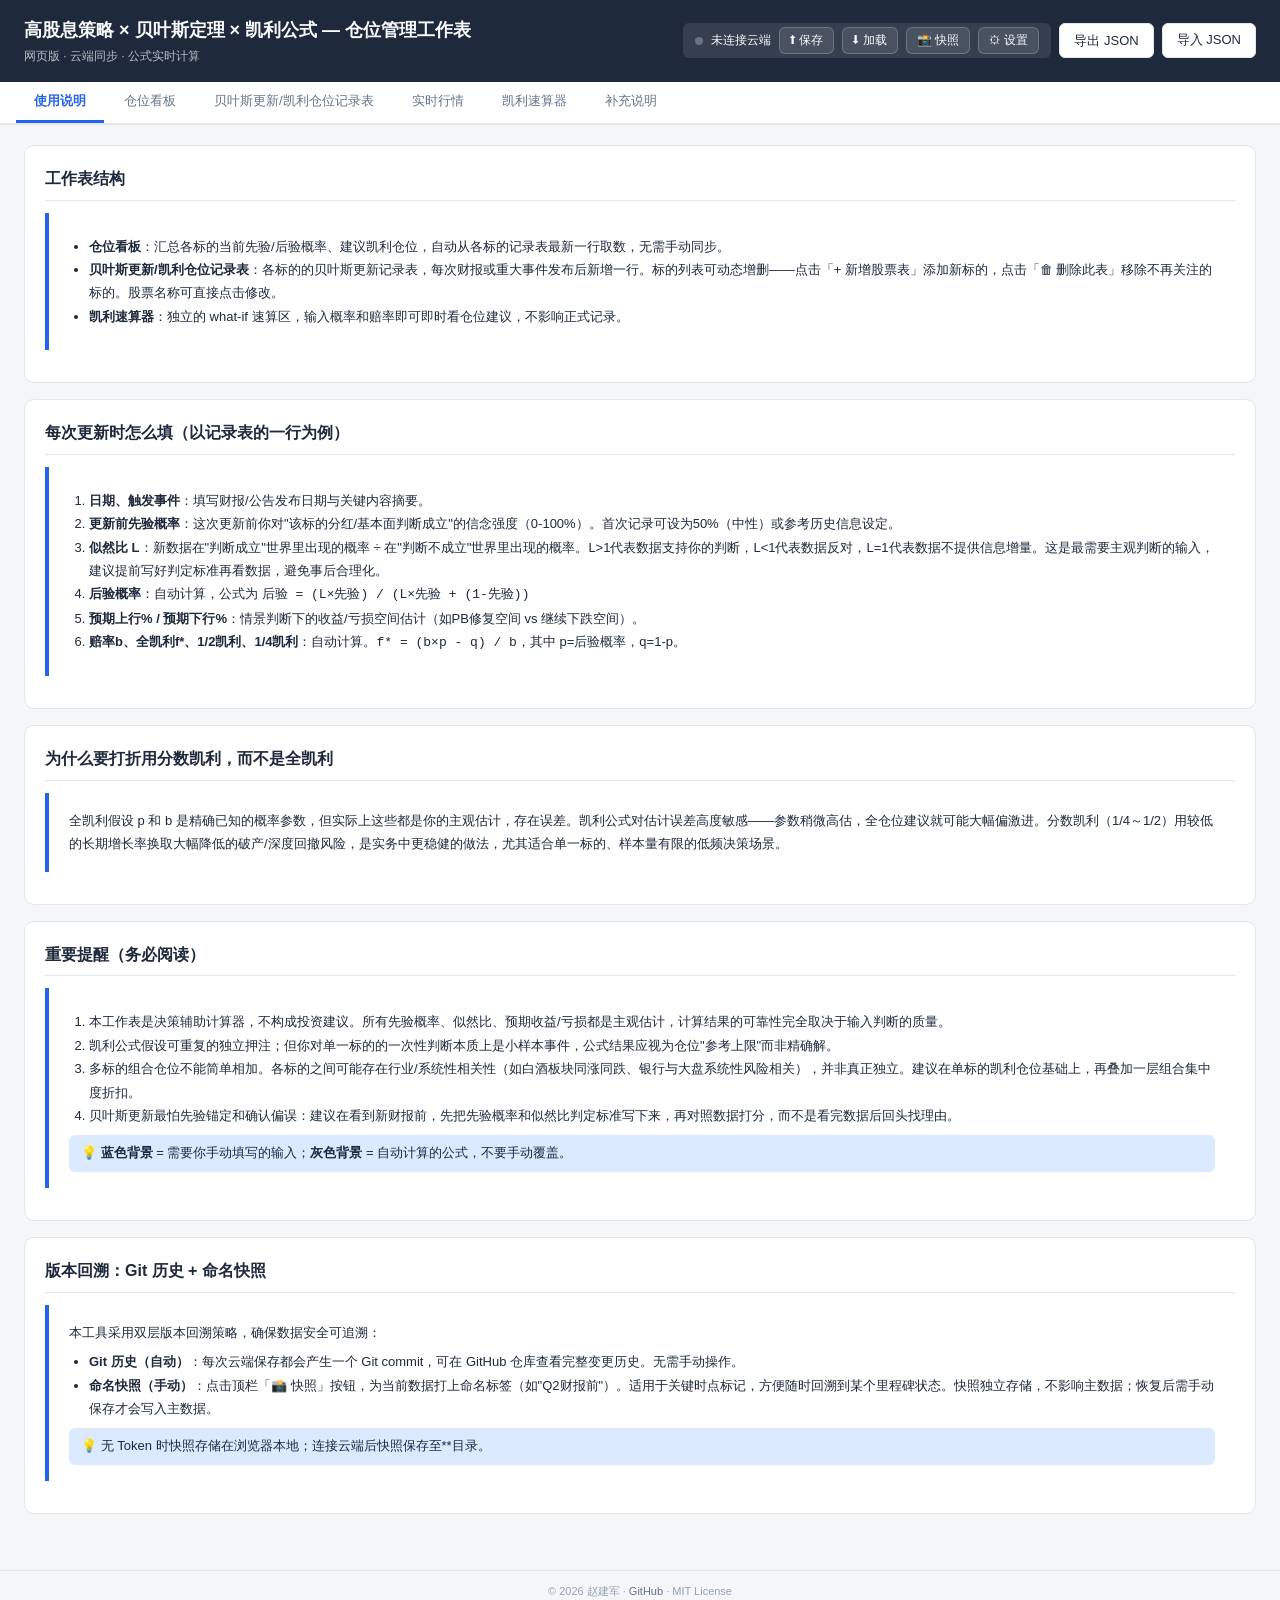
<file: portfolio/index.html>
<!DOCTYPE html>
<html lang="zh-CN">
<head>
<meta charset="UTF-8">
<meta name="viewport" content="width=device-width, initial-scale=1.0">
<meta name="author" content="赵建军">
<meta name="description" content="高股息贝叶斯凯利公式仓位管理框架 — 高股息选股 + 贝叶斯概率更新 + 凯利公式仓位分配">
<meta name="copyright" content="© 2026 赵建军">
<title>仓位管理框架 — 贝叶斯 × 凯利</title>
<style>
  :root {
    --bg: #f5f6f8;
    --card: #ffffff;
    --border: #e2e5ea;
    --primary: #2563eb;
    --primary-light: #dbeafe;
    --text: #1e293b;
    --text-muted: #64748b;
    --input-bg: #eff6ff;
    --calc-bg: #f8fafc;
    --warn: #f59e0b;
    --danger: #ef4444;
    --success: #10b981;
    --header-bg: #1e293b;
    --header-text: #f8fafc;
  }
  * { box-sizing: border-box; margin: 0; padding: 0; }
  body {
    font-family: -apple-system, BlinkMacSystemFont, "Segoe UI", "PingFang SC", "Microsoft YaHei", sans-serif;
    background: var(--bg);
    color: var(--text);
    font-size: 14px;
    line-height: 1.6;
  }
  /* Top bar */
  .topbar {
    background: var(--header-bg);
    color: var(--header-text);
    padding: 16px 24px;
    display: flex;
    align-items: center;
    justify-content: space-between;
    flex-wrap: wrap;
    gap: 12px;
  }
  .topbar h1 { font-size: 18px; font-weight: 600; }
  .topbar .subtitle { font-size: 12px; opacity: 0.7; margin-top: 2px; }
  .topbar-actions { display: flex; gap: 8px; }
  .btn {
    padding: 6px 14px;
    border: 1px solid var(--border);
    border-radius: 6px;
    background: var(--card);
    color: var(--text);
    cursor: pointer;
    font-size: 13px;
    transition: all 0.15s;
  }
  .btn:hover { background: var(--primary-light); border-color: var(--primary); }
  .btn-primary { background: var(--primary); color: #fff; border-color: var(--primary); }
  .btn-primary:hover { background: #1d4ed8; }
  .btn-sm { padding: 4px 10px; font-size: 12px; }
  .btn-danger { color: var(--danger); border-color: #fecaca; }
  .btn-danger:hover { background: #fef2f2; }

  /* Tabs */
  .tabs {
    display: flex;
    gap: 2px;
    background: #fff;
    border-bottom: 2px solid var(--border);
    padding: 0 16px;
    overflow-x: auto;
    flex-wrap: nowrap;
  }
  .tab {
    padding: 10px 18px;
    cursor: pointer;
    border: none;
    background: none;
    font-size: 13px;
    color: var(--text-muted);
    border-bottom: 3px solid transparent;
    white-space: nowrap;
    transition: all 0.15s;
    font-family: inherit;
  }
  .tab:hover { color: var(--primary); }
  .tab.active {
    color: var(--primary);
    border-bottom-color: var(--primary);
    font-weight: 600;
  }

  /* Content */
  .content { padding: 20px 24px; max-width: 1400px; margin: 0 auto; }
  .panel { display: none; }
  .panel.active { display: block; }

  /* Cards */
  .card {
    background: var(--card);
    border: 1px solid var(--border);
    border-radius: 10px;
    padding: 20px;
    margin-bottom: 16px;
  }
  .card-title {
    font-size: 16px;
    font-weight: 600;
    margin-bottom: 12px;
    padding-bottom: 8px;
    border-bottom: 1px solid var(--border);
  }

  /* Instruction panel */
  .instr-panel { background: #fff; border-left: 4px solid var(--primary); padding: 16px 20px; margin-bottom: 12px; border-radius: 0 8px 8px 0; }
  .instr-panel h3 { font-size: 15px; margin-bottom: 8px; }
  .instr-panel p, .instr-panel li { font-size: 13px; color: var(--text); line-height: 1.8; }
  .instr-panel ul, .instr-panel ol { padding-left: 20px; margin: 6px 0; }
  .instr-panel .blue-note { background: var(--primary-light); padding: 8px 12px; border-radius: 6px; margin-top: 8px; font-size: 13px; }

  /* Table */
  .table-wrap { overflow-x: auto; }
  table.record {
    width: 100%;
    border-collapse: collapse;
    font-size: 13px;
  }
  table.record th {
    background: #f1f5f9;
    padding: 10px 8px;
    text-align: center;
    font-weight: 600;
    color: var(--text);
    border: 1px solid var(--border);
    white-space: pre-line;
    position: relative;
  }
  table.record th .auto-tag {
    display: block;
    font-size: 10px;
    font-weight: 400;
    color: var(--text-muted);
    margin-top: 2px;
  }
  table.record td {
    padding: 4px;
    border: 1px solid var(--border);
    text-align: center;
    vertical-align: middle;
  }
  table.record td input, table.record td textarea {
    width: 100%;
    border: none;
    background: var(--input-bg);
    padding: 6px 8px;
    font-size: 13px;
    border-radius: 4px;
    font-family: inherit;
    text-align: center;
  }
  table.record td input:focus, table.record td textarea:focus {
    outline: 2px solid var(--primary);
    background: #fff;
  }
  table.record td input.calc, table.record td .calc-cell {
    background: var(--calc-bg);
    color: var(--text);
    font-weight: 500;
    border: none;
    text-align: center;
    padding: 6px 8px;
    border-radius: 4px;
  }
  table.record td .calc-cell { display: block; min-height: 20px; }
  table.record td textarea {
    text-align: left;
    resize: vertical;
    min-height: 32px;
  }
  table.record td.row-num { background: #f8fafc; color: var(--text-muted); font-size: 12px; width: 36px; }
  table.record td.action-cell { width: 50px; }
  .row-empty td { opacity: 0.5; }

  /* Dashboard */
  .dashboard-table {
    width: 100%;
    border-collapse: collapse;
    font-size: 13px;
  }
  .dashboard-table th {
    background: var(--header-bg);
    color: #fff;
    padding: 10px 12px;
    text-align: center;
    font-weight: 500;
    border: 1px solid #334155;
  }
  .dashboard-table td {
    padding: 10px 12px;
    border: 1px solid var(--border);
    text-align: center;
    background: #fff;
  }
  .dashboard-table td.name { font-weight: 600; }
  .dashboard-table tr:nth-child(even) td { background: #f8fafc; }
  .dash-tip {
    margin-top: 12px;
    padding: 10px 14px;
    background: #fef3c7;
    border: 1px solid #fde68a;
    border-radius: 6px;
    font-size: 13px;
    color: #92400e;
  }

  /* Kelly calculator */
  .kelly-calc {
    display: grid;
    grid-template-columns: 200px 160px 1fr;
    gap: 10px 16px;
    align-items: center;
  }
  .kelly-calc label { font-size: 13px; font-weight: 500; }
  .kelly-calc input {
    padding: 8px 10px;
    border: 1px solid var(--border);
    border-radius: 6px;
    font-size: 14px;
    background: var(--input-bg);
    font-family: inherit;
  }
  .kelly-calc input:focus { outline: 2px solid var(--primary); background: #fff; }
  .kelly-calc .hint { font-size: 12px; color: var(--text-muted); }
  .kelly-calc .calc-row input {
    background: var(--calc-bg);
    font-weight: 600;
    color: var(--primary);
    border: 1px solid #bfdbfe;
  }

  /* Table actions */
  .table-actions {
    display: flex;
    justify-content: space-between;
    align-items: center;
    margin: 12px 0;
  }
  .table-actions .left { display: flex; gap: 8px; align-items: center; }
  .table-actions .info { font-size: 12px; color: var(--text-muted); }

  /* Notes block */
  .notes-block {
    background: #f8fafc;
    border: 1px solid var(--border);
    border-radius: 8px;
    padding: 14px 18px;
    margin-bottom: 16px;
    font-size: 13px;
    line-height: 1.8;
    color: var(--text);
    white-space: pre-line;
  }

  /* Role table */
  table.role-table {
    width: 100%;
    border-collapse: collapse;
    font-size: 13px;
    margin-top: 12px;
  }
  table.role-table th {
    background: #f1f5f9;
    padding: 10px;
    border: 1px solid var(--border);
    text-align: left;
  }
  table.role-table td {
    padding: 10px;
    border: 1px solid var(--border);
    vertical-align: top;
  }
  table.role-table th[contenteditable],
  table.role-table td[contenteditable] {
    cursor: text;
    transition: background 0.15s;
  }
  table.role-table th[contenteditable]:hover,
  table.role-table td[contenteditable]:hover {
    background: var(--primary-light);
  }
  table.role-table th[contenteditable]:focus,
  table.role-table td[contenteditable]:focus {
    outline: 2px solid var(--primary);
    background: #fff;
  }

  /* Quote table */
  .quote-toolbar {
    display: flex;
    align-items: center;
    gap: 10px;
    flex-wrap: wrap;
    margin-bottom: 14px;
  }
  .quote-toolbar input[type="text"] {
    padding: 6px 10px;
    border: 1px solid var(--border);
    border-radius: 6px;
    font-size: 13px;
    font-family: inherit;
    width: 180px;
  }
  .quote-table {
    width: 100%;
    border-collapse: collapse;
    font-size: 13px;
  }
  .quote-table th {
    background: var(--header-bg);
    color: var(--header-text);
    padding: 8px 10px;
    text-align: right;
    font-weight: 500;
    white-space: nowrap;
  }
  .quote-table th:first-child, .quote-table th:nth-child(3) { text-align: left; }
  .quote-table td {
    padding: 8px 10px;
    border-bottom: 1px solid var(--border);
    text-align: right;
    white-space: nowrap;
  }
  .quote-table td:first-child { text-align: left; font-family: monospace; color: var(--text-muted); }
  .quote-table td:nth-child(3) { text-align: left; font-weight: 600; }
  .quote-table tr:hover { background: var(--primary-light); }
  .pos { color: var(--danger); font-weight: 600; }
  .neg { color: var(--success); font-weight: 600; }
  .flat { color: var(--text-muted); }
  .quote-status {
    margin-top: 10px;
    font-size: 12px;
    color: var(--text-muted);
    display: flex;
    align-items: center;
    gap: 8px;
  }
  .quote-status .dot {
    display: inline-block;
    width: 8px;
    height: 8px;
    border-radius: 50%;
    background: var(--success);
  }
  .quote-status .dot.off { background: var(--text-muted); }
  .quote-status .dot.err { background: var(--danger); }
  .del-quote {
    background: none;
    border: none;
    color: var(--danger);
    cursor: pointer;
    font-size: 16px;
    padding: 0 4px;
  }
  .del-quote:hover { opacity: 0.7; }

  /* Fundamental data section */
  .fund-section {
    margin-top: 20px;
    border-top: 2px solid var(--border);
    padding-top: 16px;
  }
  .fund-header {
    display: flex;
    align-items: center;
    gap: 10px;
    margin-bottom: 12px;
    cursor: pointer;
    user-select: none;
  }
  .fund-header .card-title { cursor: pointer; }
  .fund-toggle {
    font-size: 12px;
    color: var(--primary);
    background: var(--primary-light);
    padding: 2px 8px;
    border-radius: 4px;
    white-space: nowrap;
  }
  .fund-toggle.collapsed::before { content: '▶ 展开'; }
  .fund-toggle.expanded::before { content: '▼ 收起'; }
  .fund-table {
    width: 100%;
    border-collapse: collapse;
    font-size: 12px;
  }
  .fund-table th {
    background: var(--calc-bg);
    color: var(--text);
    padding: 7px 8px;
    text-align: right;
    font-weight: 600;
    white-space: nowrap;
    border-bottom: 2px solid var(--border);
  }
  .fund-table th:first-child { text-align: left; }
  .fund-table th:nth-child(2) { text-align: left; }
  .fund-table td {
    padding: 7px 8px;
    border-bottom: 1px solid var(--border);
    text-align: right;
    white-space: nowrap;
  }
  .fund-table td:first-child { text-align: left; font-family: monospace; color: var(--text-muted); }
  .fund-table td:nth-child(2) { text-align: left; font-weight: 600; }
  .fund-table tr:hover { background: var(--primary-light); }
  .fund-group-header th {
    background: var(--header-bg);
    color: var(--header-text);
    font-weight: 500;
    font-size: 11px;
    text-transform: uppercase;
    letter-spacing: 0.5px;
  }
  .fund-status {
    margin-top: 8px;
    font-size: 12px;
    color: var(--text-muted);
    display: flex;
    align-items: center;
    gap: 8px;
  }
  .fund-status .dot {
    display: inline-block;
    width: 8px;
    height: 8px;
    border-radius: 50%;
    background: var(--success);
  }
  .fund-status .dot.off { background: var(--text-muted); }
  .fund-status .dot.err { background: var(--danger); }
  .fund-status .dot.loading { background: var(--warn); animation: pulse 1s infinite; }
  @keyframes pulse { 0%,100% { opacity: 1; } 50% { opacity: 0.4; } }

  /* Editable cells in fund-table */
  .fund-table td[contenteditable] {
    cursor: text;
    background: #fffcf0;
    min-width: 70px;
  }
  .fund-table td[contenteditable]:hover {
    background: #fef3c7;
  }
  .fund-table td[contenteditable]:focus {
    outline: 2px solid var(--primary);
    background: #fff;
  }
  .fund-table td.calc-cell {
    background: var(--calc-bg);
    font-weight: 600;
  }
  .fund-table td.edit-hint {
    color: var(--text-muted);
    font-style: italic;
    font-size: 11px;
  }

  /* Portfolio valuation */
  .portfolio-val {
    margin-top: 18px;
    padding: 14px 16px;
    background: var(--calc-bg);
    border-radius: 8px;
    border: 1px solid var(--border);
  }
  .portfolio-val-title {
    font-size: 14px;
    font-weight: 700;
    color: var(--text);
    margin-bottom: 4px;
  }
  .portfolio-val-hint {
    font-size: 11px;
    color: var(--text-muted);
    margin-bottom: 10px;
  }
  .portfolio-val-table {
    width: 100%;
    border-collapse: collapse;
    font-size: 15px;
  }
  .portfolio-val-table th {
    text-align: center;
    padding: 8px;
    font-weight: 600;
    color: var(--text-muted);
    font-size: 12px;
    border-bottom: 2px solid var(--border);
  }
  .portfolio-val-table td {
    text-align: center;
    padding: 12px 8px;
    font-size: 20px;
    font-weight: 700;
    color: var(--primary);
    font-family: 'Courier New', monospace;
  }

  /* Fund data notes */
  .fund-notes {
    margin-top: 12px;
    padding: 12px 16px;
    background: var(--card-bg);
    border: 1px solid var(--border);
    border-radius: 8px;
    font-size: 12px;
    line-height: 1.8;
    color: var(--text-muted);
  }
  .fund-notes-title {
    font-weight: 700;
    font-size: 13px;
    color: var(--text);
    margin-bottom: 6px;
  }
  .fund-notes-section {
    margin-bottom: 4px;
  }
  .fund-notes-label {
    font-weight: 600;
    color: var(--text);
  }
  .fund-notes-text {
    color: var(--text-muted);
  }

  /* Discipline system */
  .discipline-panel {
    margin-top: 16px;
    background: var(--card-bg);
    border-radius: 8px;
    border: 1px solid var(--border);
    box-shadow: 0 1px 3px rgba(0,0,0,0.06);
  }
  .discipline-body { padding: 14px 16px; }
  .discipline-tabs {
    display: flex;
    gap: 0;
    border-bottom: 2px solid var(--border);
    margin-bottom: 12px;
  }
  .discipline-tab {
    padding: 8px 14px;
    font-size: 12px;
    font-weight: 600;
    color: var(--text-muted);
    cursor: pointer;
    border: none;
    background: none;
    border-bottom: 2px solid transparent;
    margin-bottom: -2px;
    font-family: inherit;
  }
  .discipline-tab.active {
    color: var(--primary);
    border-bottom-color: var(--primary);
  }
  .discipline-section { display: none; }
  .discipline-section.active { display: block; }

  /* Decision log */
  .dec-log-table {
    width: 100%;
    border-collapse: collapse;
    font-size: 11px;
  }
  .dec-log-table th {
    background: var(--header-bg);
    color: var(--header-text);
    padding: 5px 4px;
    text-align: left;
    font-weight: 500;
    white-space: nowrap;
  }
  .dec-log-table td {
    padding: 4px;
    border-bottom: 1px solid var(--border);
    vertical-align: top;
  }
  .dec-log-table td[contenteditable] {
    cursor: text;
    background: #fffcf0;
    min-width: 40px;
  }
  .dec-log-table td[contenteditable]:focus {
    outline: 2px solid var(--primary);
    background: #fff;
  }
  .dec-log-table .del-row {
    color: var(--danger);
    cursor: pointer;
    background: none;
    border: none;
    font-size: 14px;
    padding: 0 2px;
  }

  /* Questionnaire */
  .quest-period {
    margin-bottom: 10px;
    font-size: 13px;
  }
  .quest-period input {
    padding: 4px 8px;
    border: 1px solid var(--border);
    border-radius: 4px;
    font-size: 13px;
    font-family: inherit;
    width: 120px;
  }
  .quest-table {
    width: 100%;
    border-collapse: collapse;
    font-size: 11px;
  }
  .quest-table th {
    background: var(--header-bg);
    color: var(--header-text);
    padding: 5px 4px;
    text-align: left;
    font-weight: 500;
  }
  .quest-table td {
    padding: 4px;
    border-bottom: 1px solid var(--border);
    vertical-align: top;
  }
  .quest-table .dim-cell { font-weight: 700; white-space: nowrap; }
  .quest-table .weight-cell { text-align: center; font-weight: 600; }
  .quest-table .score-input {
    width: 42px;
    text-align: center;
    border: 1px solid var(--border);
    border-radius: 3px;
    padding: 2px;
    font-size: 12px;
    font-family: inherit;
  }
  .quest-summary {
    margin-top: 10px;
    padding: 10px;
    background: var(--calc-bg);
    border-radius: 6px;
    font-size: 12px;
  }
  .quest-summary table {
    width: 100%;
    border-collapse: collapse;
  }
  .quest-summary td {
    padding: 3px 6px;
    border-bottom: 1px solid var(--border);
  }
  .quest-summary .total-row {
    font-weight: 700;
    font-size: 14px;
    color: var(--primary);
    border-top: 2px solid var(--border);
  }
  .quest-status {
    font-size: 16px;
    font-weight: 700;
    text-align: center;
    padding: 8px;
    border-radius: 6px;
    margin-top: 8px;
  }
  .quest-status.ok { background: #d4edda; color: #155724; }
  .quest-status.warn { background: #fff3cd; color: #856404; }

  /* History trend */
  .hist-table {
    width: 100%;
    border-collapse: collapse;
    font-size: 11px;
  }
  .hist-table th {
    background: var(--header-bg);
    color: var(--header-text);
    padding: 5px 4px;
    text-align: center;
    font-weight: 500;
    white-space: nowrap;
  }
  .hist-table td {
    padding: 4px;
    border-bottom: 1px solid var(--border);
    text-align: center;
  }
  .hist-table td[contenteditable] {
    cursor: text;
    background: #fffcf0;
  }
  .hist-table td[contenteditable]:focus {
    outline: 2px solid var(--primary);
    background: #fff;
  }
  .hist-table .del-row {
    color: var(--danger);
    cursor: pointer;
    background: none;
    border: none;
    font-size: 14px;
    padding: 0 2px;
  }
  .hist-current-row { background: var(--primary-light); font-weight: 600; }
  .hist-chart {
    margin-top: 10px;
    width: 100%;
    height: 120px;
  }

  /* Cloud sync */
  .cloud-bar {
    display: flex;
    align-items: center;
    gap: 8px;
    background: rgba(255,255,255,0.1);
    padding: 4px 12px;
    border-radius: 6px;
    font-size: 12px;
  }
  .cloud-dot {
    display: inline-block;
    width: 8px;
    height: 8px;
    border-radius: 50%;
    background: var(--text-muted);
    flex-shrink: 0;
  }
  .cloud-dot.synced { background: #10b981; }
  .cloud-dot.saving { background: #f59e0b; animation: pulse 1s infinite; }
  .cloud-dot.loading { background: #3b82f6; animation: pulse 1s infinite; }
  .cloud-dot.error { background: #ef4444; }
  .cloud-dot.offline { background: #6b7280; }
  .cloud-dot.ready { background: #10b981; }
  #cloud-status-text { white-space: nowrap; max-width: 300px; overflow: hidden; text-overflow: ellipsis; }
  .cloud-btn {
    padding: 4px 10px;
    border: 1px solid rgba(255,255,255,0.2);
    border-radius: 6px;
    background: rgba(255,255,255,0.1);
    color: var(--header-text);
    cursor: pointer;
    font-size: 12px;
    transition: all 0.15s;
    font-family: inherit;
  }
  .cloud-btn:hover { background: rgba(255,255,255,0.2); }

  /* Snapshot modal */
  .snapshot-modal {
    display: none;
    position: fixed;
    top: 0; left: 0; right: 0; bottom: 0;
    background: rgba(0,0,0,0.5);
    z-index: 9999;
    align-items: center;
    justify-content: center;
  }
  .snapshot-modal.show { display: flex; }
  .snapshot-modal-box {
    background: #fff;
    border-radius: 12px;
    padding: 28px 32px;
    max-width: 560px;
    width: 90%;
    box-shadow: 0 20px 60px rgba(0,0,0,0.3);
  }
  .snapshot-modal-box h3 {
    font-size: 18px;
    margin-bottom: 8px;
    color: var(--text);
  }
  .snapshot-modal-box p {
    font-size: 13px;
    color: var(--text-muted);
    line-height: 1.7;
    margin-bottom: 16px;
  }
  .snapshot-modal-box input[type="text"] {
    width: 100%;
    padding: 10px 14px;
    border: 1px solid var(--border);
    border-radius: 8px;
    font-size: 14px;
    margin-bottom: 16px;
    background: var(--input-bg);
    color: var(--text);
    box-sizing: border-box;
  }
  .snapshot-modal-box input[type="text"]:focus {
    outline: none;
    border-color: var(--primary);
  }
  .snapshot-actions {
    display: flex;
    gap: 8px;
    margin-bottom: 16px;
  }
  .snapshot-list {
    max-height: 300px;
    overflow-y: auto;
    border: 1px solid var(--border);
    border-radius: 8px;
  }
  .snapshot-item {
    display: flex;
    align-items: center;
    justify-content: space-between;
    padding: 10px 14px;
    border-bottom: 1px solid var(--border);
    font-size: 13px;
  }
  .snapshot-item:last-child { border-bottom: none; }
  .snapshot-item .snap-info { flex: 1; }
  .snapshot-item .snap-label { font-weight: 600; color: var(--text); }
  .snapshot-item .snap-time { font-size: 11px; color: var(--text-muted); }
  .snapshot-item .snap-actions { display: flex; gap: 6px; }
  .snap-btn {
    padding: 4px 10px;
    border: 1px solid #ccc;
    border-radius: 4px;
    cursor: pointer;
    font-size: 11px;
    background: #fff;
    color: #333;
  }
  .snap-btn:hover { background: #f0f0f0; }
  .snap-btn.restore { color: #1e7e34; border-color: #1e7e34; }
  .snap-btn.delete { color: #dc3545; border-color: #dc3545; }
  .empty-hint { padding: 20px; text-align: center; color: var(--text-muted); font-size: 13px; }

  /* Token modal */
  .token-modal {
    display: none;
    position: fixed;
    top: 0; left: 0; right: 0; bottom: 0;
    background: rgba(0,0,0,0.5);
    z-index: 9999;
    align-items: center;
    justify-content: center;
  }
  .token-modal.show { display: flex; }
  .token-modal-box {
    background: #fff;
    border-radius: 12px;
    padding: 28px 32px;
    max-width: 560px;
    width: 90%;
    box-shadow: 0 20px 60px rgba(0,0,0,0.3);
  }
  .token-modal-box h3 {
    font-size: 18px;
    margin-bottom: 8px;
    color: var(--text);
  }
  .token-modal-box p {
    font-size: 13px;
    color: var(--text-muted);
    line-height: 1.7;
    margin-bottom: 16px;
  }
  .token-modal-box p a {
    color: var(--primary);
    text-decoration: none;
  }
  .token-modal-box p a:hover { text-decoration: underline; }
  .token-modal-box input {
    width: 100%;
    padding: 10px 14px;
    border: 1px solid var(--border);
    border-radius: 8px;
    font-size: 14px;
    font-family: monospace;
    margin-bottom: 16px;
    background: var(--input-bg);
  }
  .token-modal-box input:focus {
    outline: 2px solid var(--primary);
    background: #fff;
  }
  .token-modal-actions {
    display: flex;
    gap: 10px;
    justify-content: flex-end;
    margin-top: 8px;
  }
  .token-modal-actions .btn-danger {
    margin-right: auto;
  }
  .token-modal-detail {
    background: var(--calc-bg);
    border-radius: 8px;
    padding: 12px 16px;
    margin-bottom: 16px;
    font-size: 12px;
    line-height: 1.8;
    color: var(--text-muted);
  }
  .token-modal-detail ol { padding-left: 18px; }
  .token-modal-detail code {
    background: var(--primary-light);
    padding: 1px 5px;
    border-radius: 3px;
    font-size: 11px;
    color: var(--primary);
  }

  /* Mindset tracker */
  .mindset-summary { display: grid; grid-template-columns: 1fr 1fr; gap: 12px; }
  .mindset-summary-card {
    background: var(--calc-bg);
    border: 1px solid var(--border);
    border-radius: 8px;
    padding: 14px 18px;
    text-align: center;
  }
  .mindset-summary-card .label { font-size: 12px; color: var(--text-muted); margin-bottom: 4px; }
  .mindset-summary-card .value { font-size: 22px; font-weight: 700; }
  .mindset-summary-card .value.warn { color: var(--warn); }
  .mindset-summary-card .value.danger { color: var(--danger); }
  .mindset-summary-card .value.success { color: var(--success); }
  .mindset-score-input {
    width: 60px; padding: 4px 8px; border: 1px solid var(--border);
    border-radius: 4px; font-size: 14px; font-weight: 600;
    text-align: center; background: var(--input-bg); font-family: inherit;
  }
  .mindset-status { font-size: 12px; font-weight: 500; }
  .mindset-status.ok { color: var(--success); }
  .mindset-status.mid { color: var(--warn); }
  .mindset-status.bad { color: var(--danger); }
  .mindset-bar-container {
    margin-top: 16px; background: var(--calc-bg); border: 1px solid var(--border);
    border-radius: 8px; padding: 16px 18px;
  }
  .mindset-bar-row { display: flex; align-items: center; gap: 8px; margin-bottom: 6px; font-size: 12px; }
  .mindset-bar-label { width: 80px; text-align: right; color: var(--text-muted); flex-shrink: 0; }
  .mindset-bar-track { flex: 1; height: 14px; background: #e9ecef; border-radius: 7px; overflow: hidden; }
  .mindset-bar-fill { height: 100%; border-radius: 7px; transition: width 0.3s; }
  .mindset-bar-score { width: 40px; font-weight: 600; flex-shrink: 0; }

  /* Responsive */
  @media (max-width: 768px) {
    .content { padding: 12px; }
    .topbar { padding: 12px; }
    .topbar h1 { font-size: 15px; }
    .kelly-calc { grid-template-columns: 1fr; }
  }
</style>
</head>
<body>

<div class="topbar">
  <div>
    <h1>高股息策略 × 贝叶斯定理 × 凯利公式 — 仓位管理工作表</h1>
    <div class="subtitle">网页版 · 云端同步 · 公式实时计算</div>
  </div>
  <div class="topbar-actions">
    <div class="cloud-bar">
      <span class="cloud-dot offline" id="cloud-dot"></span>
      <span id="cloud-status-text">未连接云端</span>
      <button class="cloud-btn" onclick="manualCloudSave()" title="手动保存到云端">⬆ 保存</button>
      <button class="cloud-btn" onclick="cloudLoadAndRender()" title="从云端加载最新数据">⬇ 加载</button>
      <button class="cloud-btn" onclick="showSnapshotModal()" title="保存命名快照">📸 快照</button>
      <button class="cloud-btn" onclick="showTokenModal()" title="云端同步设置">⚙ 设置</button>
    </div>
    <button class="btn" onclick="exportData()">导出 JSON</button>
    <label class="btn" style="margin:0;">
      导入 JSON
      <input type="file" accept=".json" style="display:none;" onchange="importData(event)">
    </label>
  </div>
</div>

<div class="tabs" id="tabs">
  <button class="tab active" data-tab="instr">使用说明</button>
  <button class="tab" data-tab="dashboard">仓位看板</button>
  <button class="tab" data-tab="bayesian">贝叶斯更新/凯利仓位记录表</button>
  <button class="tab" data-tab="quotes">实时行情</button>
  <button class="tab" data-tab="kelly">凯利速算器</button>
  <button class="tab" data-tab="notes">补充说明</button>
</div>

<div class="content">

  <!-- 使用说明 -->
  <div class="panel active" id="panel-instr">
    <div class="card">
      <div class="card-title">工作表结构</div>
      <div class="instr-panel">
        <ul>
          <li><b>仓位看板</b>：汇总各标的当前先验/后验概率、建议凯利仓位，自动从各标的记录表最新一行取数，无需手动同步。</li>
          <li><b>贝叶斯更新/凯利仓位记录表</b>：各标的的贝叶斯更新记录表，每次财报或重大事件发布后新增一行。标的列表可动态增删——点击「+ 新增股票表」添加新标的，点击「🗑 删除此表」移除不再关注的标的。股票名称可直接点击修改。</li>
          <li><b>凯利速算器</b>：独立的 what-if 速算区，输入概率和赔率即可即时看仓位建议，不影响正式记录。</li>
        </ul>
      </div>
    </div>
    <div class="card">
      <div class="card-title">每次更新时怎么填（以记录表的一行为例）</div>
      <div class="instr-panel">
        <ol>
          <li><b>日期、触发事件</b>：填写财报/公告发布日期与关键内容摘要。</li>
          <li><b>更新前先验概率</b>：这次更新前你对"该标的分红/基本面判断成立"的信念强度（0-100%）。首次记录可设为50%（中性）或参考历史信息设定。</li>
          <li><b>似然比 L</b>：新数据在"判断成立"世界里出现的概率 ÷ 在"判断不成立"世界里出现的概率。L&gt;1代表数据支持你的判断，L&lt;1代表数据反对，L=1代表数据不提供信息增量。这是最需要主观判断的输入，建议提前写好判定标准再看数据，避免事后合理化。</li>
          <li><b>后验概率</b>：自动计算，公式为 <code>后验 = (L×先验) / (L×先验 + (1-先验))</code></li>
          <li><b>预期上行% / 预期下行%</b>：情景判断下的收益/亏损空间估计（如PB修复空间 vs 继续下跌空间）。</li>
          <li><b>赔率b、全凯利f*、1/2凯利、1/4凯利</b>：自动计算。<code>f* = (b×p - q) / b</code>，其中 p=后验概率，q=1-p。</li>
        </ol>
      </div>
    </div>
    <div class="card">
      <div class="card-title">为什么要打折用分数凯利，而不是全凯利</div>
      <div class="instr-panel">
        <p>全凯利假设 p 和 b 是精确已知的概率参数，但实际上这些都是你的主观估计，存在误差。凯利公式对估计误差高度敏感——参数稍微高估，全仓位建议就可能大幅偏激进。分数凯利（1/4～1/2）用较低的长期增长率换取大幅降低的破产/深度回撤风险，是实务中更稳健的做法，尤其适合单一标的、样本量有限的低频决策场景。</p>
      </div>
    </div>
    <div class="card">
      <div class="card-title">重要提醒（务必阅读）</div>
      <div class="instr-panel">
        <ol>
          <li>本工作表是决策辅助计算器，不构成投资建议。所有先验概率、似然比、预期收益/亏损都是主观估计，计算结果的可靠性完全取决于输入判断的质量。</li>
          <li>凯利公式假设可重复的独立押注；但你对单一标的的一次性判断本质上是小样本事件，公式结果应视为仓位"参考上限"而非精确解。</li>
          <li>多标的组合仓位不能简单相加。各标的之间可能存在行业/系统性相关性（如白酒板块同涨同跌、银行与大盘系统性风险相关），并非真正独立。建议在单标的凯利仓位基础上，再叠加一层组合集中度折扣。</li>
          <li>贝叶斯更新最怕先验锚定和确认偏误：建议在看到新财报前，先把先验概率和似然比判定标准写下来，再对照数据打分，而不是看完数据后回头找理由。</li>
        </ol>
        <div class="blue-note">💡 <b>蓝色背景</b> = 需要你手动填写的输入；<b>灰色背景</b> = 自动计算的公式，不要手动覆盖。</div>
      </div>
    </div>
    <div class="card">
      <div class="card-title">版本回溯：Git 历史 + 命名快照</div>
      <div class="instr-panel">
        <p>本工具采用双层版本回溯策略，确保数据安全可追溯：</p>
        <ul>
          <li><b>Git 历史（自动）</b>：每次云端保存都会产生一个 Git commit，可在 GitHub 仓库查看完整变更历史。无需手动操作。</li>
          <li><b>命名快照（手动）</b>：点击顶栏「📸 快照」按钮，为当前数据打上命名标签（如"Q2财报前"）。适用于关键时点标记，方便随时回溯到某个里程碑状态。快照独立存储，不影响主数据；恢复后需手动保存才会写入主数据。</li>
        </ul>
        <div class="blue-note">💡 无 Token 时快照存储在浏览器本地；连接云端后快照保存至**目录。</div>
      </div>
    </div>
  </div>

  <!-- 仓位看板 -->
  <div class="panel" id="panel-dashboard">
    <div class="card">
      <div class="card-title">仓位看板 — 自动汇总各标的最新一次贝叶斯更新与凯利仓位建议</div>
      <div class="table-wrap">
        <table class="dashboard-table" id="dash-table">
          <thead>
            <tr>
              <th>标的</th>
              <th>最新更新日期</th>
              <th>最新触发事件</th>
              <th>最新后验概率</th>
              <th>赔率 b</th>
              <th>1/2凯利建议仓位</th>
              <th>1/4凯利建议仓位</th>
              <th>下一验证节点（手动填写）</th>
            </tr>
          </thead>
          <tbody id="dash-tbody"></tbody>
        </table>
      </div>
      <div class="dash-tip">⚠️ 组合层面请勿将各标的建议仓位直接相加——标的之间存在行业/系统性相关性，务必叠加集中度折扣后再决定实际总仓位。</div>
    </div>
  </div>

  <!-- 贝叶斯更新/凯利仓位记录表（合并） -->
  <div class="panel" id="panel-bayesian">
    <div class="card">
      <div class="card-title" style="display:flex;align-items:center;justify-content:space-between;">
        <span>贝叶斯更新 / 凯利仓位记录表</span>
        <div style="display:flex;gap:8px;align-items:center;">
          <input type="text" id="new-stock-name" placeholder="股票名称（如 贵州茅台）" style="padding:6px 12px;border:1px solid var(--border);border-radius:6px;font-size:13px;width:200px;font-family:inherit;">
          <button class="btn btn-primary btn-sm" onclick="addStock()">+ 新增股票表</button>
        </div>
      </div>
    </div>
    <div id="bayesian-stocks-container"></div>
  </div>

  <!-- 实时行情 + 投资纪律 -->
  <div class="panel" id="panel-quotes">
    <div class="card">
      <div class="card-title">实时行情 — A股数据（腾讯财经接口）</div>
      <div class="quote-toolbar">
        <input type="text" id="quote-add-input" placeholder="输入6位股票代码如 000001" onkeydown="if(event.key==='Enter')addQuoteCode()">
        <button class="btn btn-primary btn-sm" onclick="addQuoteCode()">添加</button>
        <button class="btn btn-sm" onclick="fetchQuotes()">手动刷新</button>
        <button class="btn btn-sm" id="auto-refresh-btn" onclick="toggleAutoRefresh()">自动刷新：开</button>
        <span class="info">行情非交易时间为上一交易日收盘数据</span>
      </div>
      <div class="table-wrap">
        <table class="quote-table" id="quote-table">
          <thead>
            <tr>
              <th>代码</th>
              <th>市场</th>
              <th>名称</th>
              <th>最新价</th>
              <th>涨跌幅</th>
              <th>涨跌额</th>
              <th>开盘</th>
              <th>最高</th>
              <th>最低</th>
              <th>成交量(手)</th>
              <th>成交额(万)</th>
              <th>昨收</th>
              <th></th>
            </tr>
          </thead>
          <tbody id="quote-tbody">
            <tr><td colspan="13" style="text-align:center;color:var(--text-muted);padding:20px;">点击「手动刷新」获取数据</td></tr>
          </tbody>
        </table>
      </div>
      <div class="quote-status">
        <span class="dot" id="quote-dot"></span>
        <span id="quote-status-text">等待刷新</span>
      </div>

      <!-- 基本面数据 -->
      <div class="fund-section">
        <div class="fund-header" onclick="toggleFundamental()">
          <span class="card-title">基本面数据 — 市值 · 估值 · 财务 · 分红 · 仓位</span>
          <span class="fund-toggle collapsed" id="fund-toggle"></span>
          <button class="btn btn-sm" onclick="event.stopPropagation();fetchFundamentals()">刷新基本面</button>
          <button class="btn btn-sm" onclick="event.stopPropagation();exportFundEdits()">导出填写数据</button>
          <label class="btn btn-sm" style="margin:0;cursor:pointer;" onclick="event.stopPropagation();">
            导入填写数据
            <input type="file" accept=".json" style="display:none;" onchange="importFundEdits(event)">
          </label>
          <span class="info">黄底单元格可编辑，自动保存 · 可导出/导入备份</span>
        </div>
        <div id="fund-content" style="display:none;">
          <div class="table-wrap">
            <table class="fund-table" id="fund-table">
              <thead id="fund-thead"></thead>
              <tbody id="fund-tbody">
                <tr><td colspan="20" style="text-align:center;color:var(--text-muted);padding:20px;">点击「刷新基本面」获取数据</td></tr>
              </tbody>
            </table>
          </div>
          <div class="fund-status">
            <span class="dot off" id="fund-dot"></span>
            <span id="fund-status-text">等待刷新</span>
          </div>

          <!-- 组合估值 -->
          <div class="portfolio-val" id="portfolio-val-section" style="display:none;">
            <div class="portfolio-val-title">组合估值（按持仓权重加权）</div>
            <div class="portfolio-val-hint" id="portfolio-val-hint"></div>
            <table class="portfolio-val-table">
              <thead>
                <tr>
                  <th>PE(TTM)</th>
                  <th>PB</th>
                  <th>PCF(TTM)</th>
                  <th>自由现金流率</th>
                  <th>股息率</th>
                </tr>
              </thead>
              <tbody>
                <tr id="portfolio-val-row">
                  <td id="pv-pe">—</td>
                  <td id="pv-pb">—</td>
                  <td id="pv-pcf">—</td>
                  <td id="pv-fcf">—</td>
                  <td id="pv-div">—</td>
                </tr>
              </tbody>
            </table>
          </div>

          <!-- 数据备注 -->
          <div class="fund-notes">
            <div class="fund-notes-title">数据备注</div>
            <div class="fund-notes-section">
              <span class="fund-notes-label">① 腾讯财经接口数据：</span>
              <span class="fund-notes-text">最新价（元）、总股本（股）、总市值（元）、PE(TTM)（倍）、PB（倍）</span>
            </div>
            <div class="fund-notes-section">
              <span class="fund-notes-label">② 自动计算数据：</span>
              <span class="fund-notes-text">
                企业价值 = 总市值 + 负债合计 − 类货币资金（元）、
                PCF(TTM) = 总市值 ÷ 经营现金流(TTM)（倍）、
                自由现金流 = 经营现金流(TTM) − 资本支出(TTM)（亿）、
                自由现金流率 = 企业价值 ÷ 自由现金流（倍）、
                股息率 = 静态分红 ÷ 最新价 × 100%（%）
              </span>
            </div>
            <div class="fund-notes-section">
              <span class="fund-notes-label">③ 人工填写数据：</span>
              <span class="fund-notes-text">
                报告期（文本，如"2026中报"）、负债合计（亿）、
                经营现金流(TTM)（亿）= 经营活动现金净流量(TTM)、
                资本支出(TTM)（亿）= 购建固定无形长期资产支付的现金(TTM)、
                类货币资金（亿）、静态分红（元/股）、动态分红（元/股）、仓位（%）
              </span>
            </div>
          </div>
        </div>
      </div>
    </div>

    <!-- 投资纪律与心理自评系统 -->
    <div class="discipline-panel">
      <div class="discipline-body">
        <div class="card-title" style="margin-bottom:10px;">投资纪律与心理自评</div>
        <div class="discipline-tabs">
          <button class="discipline-tab active" onclick="switchDisciplineTab(this,'dec-log')">决策日志</button>
          <button class="discipline-tab" onclick="switchDisciplineTab(this,'questionnaire')">本期自评</button>
          <button class="discipline-tab" onclick="switchDisciplineTab(this,'history')">历史趋势</button>
        </div>

        <!-- 决策日志 -->
        <div class="discipline-section active" id="disc-dec-log">
          <div style="margin-bottom:8px;">
            <button class="btn btn-sm btn-primary" onclick="addDecLogRow()">+ 新增决策记录</button>
          </div>
          <div style="overflow-x:auto;">
            <table class="dec-log-table" id="dec-log-table">
              <thead>
                <tr>
                  <th>日期</th>
                  <th>标的</th>
                  <th>决策内容</th>
                  <th>决策依据</th>
                  <th>情绪<br>(1-5)</th>
                  <th>预期结果</th>
                  <th>实际结果</th>
                  <th>复盘备注</th>
                  <th></th>
                </tr>
              </thead>
              <tbody id="dec-log-tbody"></tbody>
            </table>
          </div>
        </div>

        <!-- 本期自评问卷 -->
        <div class="discipline-section" id="disc-questionnaire">
          <div class="quest-period">
            评估期间: <input type="text" id="quest-period-input" placeholder="如 2026Q3" oninput="saveQuestData()">
          </div>
          <div style="overflow-x:auto;">
            <table class="quest-table" id="quest-table">
              <thead>
                <tr>
                  <th>维度</th>
                  <th>权重</th>
                  <th>#</th>
                  <th>问题</th>
                  <th>得分(1-5)</th>
                </tr>
              </thead>
              <tbody id="quest-tbody"></tbody>
            </table>
          </div>
          <div class="quest-summary" id="quest-summary"></div>
        </div>

        <!-- 历史趋势 -->
        <div class="discipline-section" id="disc-history">
          <div style="margin-bottom:8px;">
            <button class="btn btn-sm btn-primary" onclick="addHistRow()">+ 存档本期</button>
            <span class="info" style="font-size:11px;">将当期问卷结果存档为新行，积累历史序列</span>
          </div>
          <div style="overflow-x:auto;">
            <table class="hist-table" id="hist-table">
              <thead>
                <tr>
                  <th>期间</th>
                  <th>纪律执行</th>
                  <th>情绪状态</th>
                  <th>认知偏误</th>
                  <th>知行一致性</th>
                  <th>加权总分</th>
                  <th>状态</th>
                  <th></th>
                </tr>
              </thead>
              <tbody id="hist-tbody"></tbody>
            </table>
          </div>
          <svg class="hist-chart" id="hist-chart"></svg>
        </div>
      </div>
    </div>

    <!-- 控制人性量化评估 -->
    <div class="discipline-panel" style="margin-top:20px;">
      <div class="discipline-body">
        <div class="card-title" style="margin-bottom:10px;">控制人性量化评估 — 价值投资"知行合一"自评</div>
        <div style="overflow-x:auto;">
          <table class="quest-table" id="mindset-table">
            <thead>
              <tr>
                <th style="width:36px;">#</th>
                <th style="min-width:100px;">评估维度</th>
                <th style="min-width:400px;">核心审计问题</th>
                <th style="width:80px;">自评分数<br>(1-5)</th>
                <th style="width:120px;">诊断状态</th>
              </tr>
            </thead>
            <tbody id="mindset-tbody"></tbody>
          </table>
        </div>

        <div class="mindset-summary" id="mindset-summary" style="margin-top:12px;"></div>

        <!-- 底层理论与落地铁律 -->
        <div style="margin-top:20px;">
          <div class="card-title" style="font-size:14px;margin-bottom:8px;">底层理论与落地铁律</div>
          <div style="overflow-x:auto;">
            <table class="quest-table" id="mindset-theory-table">
              <thead>
                <tr>
                  <th style="width:36px;">#</th>
                  <th style="min-width:120px;">核心理论/机制</th>
                  <th style="min-width:300px;">行为经济学/心理学释义</th>
                  <th style="min-width:100px;">对应量化测评项</th>
                  <th style="min-width:300px;">日常践行刚性硬约束</th>
                </tr>
              </thead>
              <tbody id="mindset-theory-tbody"></tbody>
            </table>
          </div>
        </div>
      </div>
    </div>
  </div>

  <!-- 凯利速算器 -->
  <div class="panel" id="panel-kelly">
    <div class="card">
      <div class="card-title">凯利速算器 — 快速 what-if 测算，不写入正式记录</div>
      <div class="kelly-calc">
        <label>后验概率 p</label>
        <input type="number" step="0.01" min="0" max="1" id="k-p" value="0.6" oninput="calcKelly()">
        <span class="hint">你对判断成立的信念强度（可直接从看板复制）</span>

        <label>预期上行空间%</label>
        <input type="number" step="0.01" id="k-up" value="0.30" oninput="calcKelly()">
        <span class="hint">情景判断下的收益空间</span>

        <label>预期下行风险%</label>
        <input type="number" step="0.01" id="k-down" value="0.15" oninput="calcKelly()">
        <span class="hint">情景判断下的亏损空间</span>

        <div style="height:8px;"></div>

        <label>赔率 b <span style="font-size:11px;color:var(--warn);font-weight:400;">（可手动修改）</span></label>
        <input type="number" step="0.01" id="k-b" oninput="calcKellyFromB()" style="padding:8px 10px;border:1px solid var(--border);border-radius:6px;font-size:14px;background:#fef3c7;font-family:inherit;font-weight:600;color:var(--primary);">
        <span class="hint">默认 = 上行 / 下行，可手动覆盖</span>

        <label>全凯利 f*</label>
        <input type="text" id="k-f" class="calc-row" readonly>
        <span class="hint">f* = (b×p - (1-p)) / b</span>

        <label>1/2 凯利建议仓位</label>
        <input type="text" id="k-half" class="calc-row" readonly>
        <span class="hint">max(f*×0.5, 0)</span>

        <label>1/3 凯利建议仓位</label>
        <input type="text" id="k-third" class="calc-row" readonly>
        <span class="hint">max(f*×(1/3), 0)</span>

        <label>1/4 凯利建议仓位</label>
        <input type="text" id="k-quarter" class="calc-row" readonly>
        <span class="hint">max(f*×0.25, 0)</span>
      </div>
    </div>
  </div>

  <!-- 补充说明 -->
  <div class="panel" id="panel-notes">
    <div class="card">
      <div class="card-title">补充说明 — 三大核心组件角色定位</div>
      <p style="margin-bottom:12px;">在量化投资中，这三个工具分别扮演了资产库、指挥官和兵力分配器的角色：</p>
      <div class="table-actions">
        <div class="left">
          <span class="info">所有单元格均可直接点击编辑</span>
        </div>
      </div>
      <div class="table-wrap">
        <table class="role-table" id="notes-role-table">
          <thead>
            <tr>
              <th contenteditable="true" data-notes="h0">核心组件</th>
              <th contenteditable="true" data-notes="h1">扮演角色</th>
              <th contenteditable="true" data-notes="h2">核心解决问题</th>
              <th contenteditable="true" data-notes="h3">具体因子</th>
            </tr>
          </thead>
          <tbody>
            <tr>
              <td contenteditable="true" data-notes="r0c0"><b>高股息策略</b></td>
              <td contenteditable="true" data-notes="r0c1">底层资产库 (Alpha源)</td>
              <td contenteditable="true" data-notes="r0c2">解决"买什么"的问题。过滤掉高估值、高投机资产，锁定具有稳定现金流和高安全边际的标的。</td>
              <td contenteditable="true" data-notes="r0c3">静态股息率，动态股息率；股利支付率，现金率健康度（经营现金流净额/净利润、自由现金流率等），盈利成长性，高分红动机（大股东持股集中度、历史分红惯例）</td>
            </tr>
            <tr>
              <td contenteditable="true" data-notes="r1c0"><b>贝叶斯定理</b></td>
              <td contenteditable="true" data-notes="r1c1">动态概率引擎</td>
              <td contenteditable="true" data-notes="r1c2">解决"胜率多大"的问题。随着季报、宏观数据的披露，动态更新标的"维持高股息"或"股价上涨"的后验概率。</td>
              <td contenteditable="true" data-notes="r1c3">—</td>
            </tr>
            <tr>
              <td contenteditable="true" data-notes="r2c0"><b>凯利公式</b></td>
              <td contenteditable="true" data-notes="r2c1">资金分配器 (Risk Control)</td>
              <td contenteditable="true" data-notes="r2c2">解决"买多少"的问题。基于贝叶斯输出的胜率和历史波动的赔率，计算出长期对数收益率最大化的最优仓位。</td>
              <td contenteditable="true" data-notes="r2c3">—</td>
            </tr>
          </tbody>
        </table>
      </div>
    </div>
  </div>

</div>

<!-- Token Modal -->
<div class="token-modal" id="token-modal">
  <div class="token-modal-box">
    <h3>☁️ 云端同步设置</h3>
    <p>输入 GitHub Personal Access Token (PAT) 以启用跨设备数据同步。Token 仅存储在当前浏览器本地，不会上传到任何服务器。</p>
    <div class="token-modal-detail">
      <b>获取 Token 步骤：</b>
      <ol>
        <li>打开 <a href="https://github.com/settings/tokens?type=beta" target="_blank">GitHub Settings → Personal access tokens → Fine-grained</a></li>
        <li>点击 <b>Generate new token</b></li>
        <li>Token name 随意填（如 <code>portfolio-sync</code>），Expiration 选 <code>No expiration</code> 或一年</li>
        <li><b>Repository access</b> → 选 <code>Only select repositories</code> → 选 <code>High-Dividend-Strategy</code></li>
        <li><b>Permissions</b> → Repository permissions → <code>Contents</code> → 选 <b>Read and write</b></li>
        <li>点击 <b>Generate token</b>，复制生成的 token 粘贴到下方</li>
      </ol>
    </div>
    <input type="password" id="token-input" placeholder="github_pat_xxxx..." autocomplete="off">
    <div class="token-modal-actions">
      <button class="btn btn-danger" onclick="clearTokenFromModal()">清除 Token</button>
      <button class="btn" onclick="hideTokenModal()">取消</button>
      <button class="btn btn-primary" onclick="saveTokenFromModal()">保存并连接</button>
    </div>
  </div>
</div>

<!-- Snapshot Modal -->
<div class="snapshot-modal" id="snapshot-modal">
  <div class="snapshot-modal-box">
    <h3>📸 命名快照</h3>
    <p>保存当前所有数据的命名快照（如"Q2财报前"），用于关键时点标记。快照独立存储，不影响主数据。恢复后需手动保存才会写入主数据。</p>
    <input type="text" id="snapshot-label" placeholder="如：Q2财报前" autocomplete="off">
    <div class="snapshot-actions">
      <button class="btn" onclick="closeSnapshotModal()">取消</button>
      <button class="btn btn-primary" onclick="saveSnapshot()">保存快照</button>
    </div>
    <hr style="border:none;border-top:1px solid var(--border);margin:16px 0;">
    <label style="font-size:13px;font-weight:600;color:var(--text);">历史快照</label>
    <div class="snapshot-list" id="snapshot-list">
      <div class="empty-hint">加载中...</div>
    </div>
  </div>
</div>

<script>
// ============ Data Model ============
// Stock list is dynamic — stored in DATA.stockOrder + DATA.stockNames
// These are just defaults for first-time users
const DEFAULT_STOCK_ORDER = ['zhoudasheng','luzhoulaojiao','wuliangye','pinganyinhang'];
const DEFAULT_STOCK_NAMES = {
  zhoudasheng: '周大生',
  luzhoulaojiao: '泸州老窖',
  wuliangye: '五粮液',
  pinganyinhang: '平安银行'
};

// Get current stock keys/names from DATA (dynamic)
function getStockKeys() {
  if (DATA.stockOrder && DATA.stockOrder.length > 0) return DATA.stockOrder;
  // Fallback: infer from data keys that have .rows
  const inferred = Object.keys(DATA).filter(k => DATA[k] && typeof DATA[k] === 'object' && 'rows' in DATA[k]);
  if (inferred.length > 0) return inferred;
  return DEFAULT_STOCK_ORDER.slice();
}
function getStockName(key) {
  return (DATA.stockNames && DATA.stockNames[key]) || key;
}

// Default data from xlsx
const DEFAULT_DATA = {
  stockOrder: ['zhoudasheng','luzhoulaojiao','wuliangye','pinganyinhang'],
  stockNames: {
    zhoudasheng: '周大生',
    luzhoulaojiao: '泸州老窖',
    wuliangye: '五粮液',
    pinganyinhang: '平安银行'
  },
  zhoudasheng: {
    nextCheck: '下一次现金流/中报数据',
    rows: [
      { date:'2026-04-29', event:'2025年报+2026Q1：净利润11.03亿(+9.2%)但经营现金流转负(-1.77亿)，派息率88.5%已超母公司净利润', prior:0.5, lr:0.6, up:0.15, down:0.25, note:'现金流与利润背离是核心风险点；派息率远超可持续水平，等待下一期现金流数据验证是否改善' }
    ]
  },
  luzhoulaojiao: {
    nextCheck: '下一次财报（关注渠道去库存进度）',
    rows: [
      { date:'2026-06-01', event:'白酒行业出清周期分析（对标煤炭2016年供给侧出清），示例基线行，无强制出清机制，底部可能拉长', prior:0.45, lr:1.0, up:0.30, down:0.20, note:'此行为基线示例，L=1.0表示尚无新增证据；建议下次财报后作为第一条正式记录并重新设定似然比' }
    ]
  },
  wuliangye: {
    nextCheck: '下一次财报',
    rows: [
      { date:'', event:'（尚无记录，请在下次财报/公告发布后填写第一行）', prior:'', lr:'', up:'', down:'', note:'' }
    ]
  },
  pinganyinhang: {
    nextCheck: '2026-08-14 中报',
    rows: [
      { date:'2026-04-15', event:'2026Q1单季度：营收+4.7%，净利润+3.0%，多年零售信贷质量恶化后首次转正（日期为季报披露期近似值，请核对交易所公告日）', prior:0.4, lr:1.5, up:0.40, down:0.15, note:'8月14日中报为关键验证节点：若中报延续或加速改善，似然比应显著上调；若增速回落或不良率反弹，似然比应下调至1以下' }
    ]
  },
  kelly: { p:0.6, up:0.30, down:0.15, b:2 }
};

// ============ Storage ============
const STORAGE_KEY = 'portfolio_framework_v1';
function loadData() {
  try {
    const raw = localStorage.getItem(STORAGE_KEY);
    if (raw) {
      const parsed = JSON.parse(raw);
      // Migration: ensure stockOrder and stockNames exist and are consistent
      if (!parsed.stockOrder || !Array.isArray(parsed.stockOrder) || parsed.stockOrder.length === 0) {
        parsed.stockOrder = Object.keys(parsed).filter(k => parsed[k] && typeof parsed[k] === 'object' && 'rows' in parsed[k]);
        if (parsed.stockOrder.length === 0) parsed.stockOrder = DEFAULT_STOCK_ORDER.slice();
      }
      if (!parsed.stockNames) {
        parsed.stockNames = {};
      }
      parsed.stockOrder.forEach(k => {
        if (!parsed.stockNames[k]) parsed.stockNames[k] = DEFAULT_STOCK_NAMES[k] || k;
      });
      return parsed;
    }
  } catch(e) {}
  return JSON.parse(JSON.stringify(DEFAULT_DATA));
}
function saveData() {
  localStorage.setItem(STORAGE_KEY, JSON.stringify(DATA));
  scheduleCloudSync();
}
let DATA = loadData();

// ============ Helpers ============
function fmtPct(v) {
  if (v === '' || v === null || v === undefined || isNaN(v)) return '';
  const n = parseFloat(v);
  if (isNaN(n)) return '';
  return (n * 100).toFixed(1) + '%';
}
function fmtNum(v, digits=4) {
  if (v === '' || v === null || v === undefined || isNaN(v)) return '';
  return parseFloat(v).toFixed(digits);
}
// Parse number from input — accepts "0.3", "30%", "2/3"
function parseNum(v) {
  if (v === '' || v === null || v === undefined) return NaN;
  let s = String(v).trim();
  if (s === '') return NaN;
  let pct = false;
  if (s.endsWith('%')) { pct = true; s = s.slice(0, -1).trim(); }
  if (s.includes('/')) {
    const parts = s.split('/');
    if (parts.length === 2) {
      const num = parseFloat(parts[0]);
      const den = parseFloat(parts[1]);
      if (!isNaN(num) && !isNaN(den) && den !== 0) return num / den;
    }
  }
  let n = parseFloat(s);
  if (isNaN(n)) return NaN;
  if (pct) return n / 100;
  return n;
}
// Parse probability — accepts "0.667", "66.7%", "66.7" (auto-convert >1 to fraction)
function parseProb(v) {
  const n = parseNum(v);
  if (isNaN(n)) return NaN;
  if (n > 1 && n <= 100) return n / 100;
  return n;
}
// Bayesian posterior: E = (L*C)/(L*C + (1-C))
function bayesPosterior(prior, lr) {
  const c = parseProb(prior), d = parseNum(lr);
  if (isNaN(c) || isNaN(d) || c < 0 || c > 1) return '';
  const denom = d * c + (1 - c);
  if (denom === 0) return '';
  return (d * c) / denom;
}
// Odds: b = up/down
function calcOdds(up, down) {
  const f = parseNum(up), g = parseNum(down);
  if (isNaN(f) || isNaN(g) || g === 0) return '';
  return f / g;
}
// Full Kelly: f* = (b*p - (1-p)) / b
function fullKelly(b, p) {
  const bv = parseFloat(b), pv = parseFloat(p);
  if (isNaN(bv) || isNaN(pv) || bv === 0) return '';
  return (bv * pv - (1 - pv)) / bv;
}
function halfKelly(f) { const v=parseFloat(f); return isNaN(v)?'':Math.max(v*0.5,0); }
function quarterKelly(f){ const v=parseFloat(f); return isNaN(v)?'':Math.max(v*0.25,0); }
function thirdKelly(f){ const v=parseFloat(f); return isNaN(v)?'':Math.max(v*(1/3),0); }

// ============ Tab Switching ============
document.querySelectorAll('.tab').forEach(btn => {
  btn.addEventListener('click', () => {
    document.querySelectorAll('.tab').forEach(b => b.classList.remove('active'));
    document.querySelectorAll('.panel').forEach(p => p.classList.remove('active'));
    btn.classList.add('active');
    document.getElementById('panel-' + btn.dataset.tab).classList.add('active');
    if (btn.dataset.tab === 'dashboard') renderDashboard();
  });
});

// ============ Stock Record Tables ============
const STOCK_HEADERS = [
  { key:'date', label:'日期', input:true, width:110 },
  { key:'event', label:'触发事件/数据来源', input:true, width:280, textarea:true },
  { key:'prior', label:'更新前先验概率\nP(判断成立)', input:true, width:100 },
  { key:'lr', label:'似然比 L', input:true, width:80 },
  { key:'posterior', label:'后验概率\n(自动计算)', input:false, width:100 },
  { key:'up', label:'预期上行空间%', input:true, width:90 },
  { key:'down', label:'预期下行风险%', input:true, width:90 },
  { key:'odds', label:'赔率 b\n(自动计算)', input:false, width:80 },
  { key:'fullKelly', label:'全凯利 f*\n(自动计算)', input:false, width:90 },
  { key:'halfKelly', label:'1/2凯利建议仓位\n(自动计算)', input:false, width:100 },
  { key:'quarterKelly', label:'1/4凯利建议仓位\n(自动计算)', input:false, width:100 },
  { key:'note', label:'备注', input:true, width:200, textarea:true }
];

function renderStockTable(key) {
  const stockData = DATA[key];
  if (!stockData) return;
  const container = document.getElementById('bayesian-stocks-container');
  if (!container) return;
  const name = getStockName(key);

  // Check if this stock's card already exists
  let card = document.getElementById('bayesian-card-' + key);

  let html = `<div class="card" id="bayesian-card-${key}">
    <div class="card-title" style="display:flex;align-items:center;justify-content:space-between;gap:12px;">
      <div style="display:flex;align-items:center;gap:8px;flex:1;">
        <input type="text" value="${name}" style="font-size:16px;font-weight:600;border:1px solid var(--border);border-radius:6px;padding:4px 10px;width:200px;font-family:inherit;" onchange="renameStock('${key}', this.value)" title="点击修改股票名称">
        <span style="color:var(--text-muted);font-size:13px;font-weight:400;">— 贝叶斯更新 / 凯利仓位记录表</span>
      </div>
      <button class="btn btn-danger btn-sm" onclick="deleteStock('${key}')" title="删除整只股票的记录表">🗑 删除此表</button>
    </div>
    <div class="table-actions">
      <div class="left">
        <button class="btn btn-primary btn-sm" onclick="addRow('${key}')">+ 新增一行</button>
        <span class="info">蓝色 = 手动填写 · 灰色 = 自动计算 · 先验概率支持 0.6 / 60% / 60 格式</span>
      </div>
    </div>
    <div class="table-wrap">
      <table class="record">
        <thead><tr>
          <th style="width:36px;">#</th>`;
  STOCK_HEADERS.forEach(h => {
    html += `<th style="min-width:${h.width}px;">${h.label}${h.input?'':'<span class="auto-tag">自动</span>'}</th>`;
  });
  html += `<th style="width:50px;">操作</th>`;
  html += `</tr></thead><tbody id="tbody-${key}">`;

  stockData.rows.forEach((row, i) => {
    html += renderStockRow(key, row, i);
  });

  html += `</tbody></table>
    </div>
    <div class="table-actions">
      <div class="left">
        <button class="btn btn-primary btn-sm" onclick="addRow('${key}')">+ 新增一行</button>
      </div>
    </div>
    <div style="margin-top:12px;">
      <label style="font-size:13px;font-weight:500;">下一验证节点（手动填写）：</label>
      <input type="text" value="${stockData.nextCheck||''}" style="padding:6px 10px;border:1px solid var(--border);border-radius:6px;width:300px;font-size:13px;font-family:inherit;" onchange="updateNextCheck('${key}', this.value)">
    </div>
  </div>`;

  if (card) {
    // Update existing card
    card.outerHTML = html;
  } else {
    // Append new card
    container.insertAdjacentHTML('beforeend', html);
  }
}

// Render all stock tables
function renderAllStockTables() {
  const container = document.getElementById('bayesian-stocks-container');
  if (!container) return;
  container.innerHTML = '';
  getStockKeys().forEach(key => renderStockTable(key));
}

// Add a new stock
function addStock() {
  const nameInput = document.getElementById('new-stock-name');
  const name = nameInput.value.trim();
  if (!name) {
    alert('请输入股票名称');
    nameInput.focus();
    return;
  }
  // Generate a unique key from name (pinyin-like fallback)
  let key = 's_' + Date.now().toString(36);
  // Ensure uniqueness
  while (DATA[key]) key = 's_' + Date.now().toString(36) + Math.random().toString(36).slice(2,5);

  DATA[key] = { nextCheck: '', rows: [{ date:'', event:'', prior:'', lr:'', up:'', down:'', note:'' }] };
  if (!DATA.stockOrder) DATA.stockOrder = [];
  if (!DATA.stockNames) DATA.stockNames = {};
  DATA.stockOrder.push(key);
  DATA.stockNames[key] = name;

  saveData();
  renderStockTable(key);
  nameInput.value = '';
  // Re-render dashboard if visible
  if (document.getElementById('panel-dashboard').classList.contains('active')) {
    renderDashboard();
  }
}

// Delete a stock
function deleteStock(key) {
  const name = getStockName(key);
  // Safety: prevent deleting if only 1 stock left
  const currentKeys = getStockKeys();
  if (currentKeys.length <= 1) {
    alert('至少保留一只股票的记录表，无法删除最后一只。');
    return;
  }
  if (!confirm('确认删除「' + name + '」的整张记录表？\n\n该股票的所有贝叶斯更新记录将永久删除。')) return;
  // Remove from stockOrder
  if (!DATA.stockOrder) DATA.stockOrder = getStockKeys();
  DATA.stockOrder = DATA.stockOrder.filter(k => k !== key);
  // Remove from stockNames
  if (!DATA.stockNames) DATA.stockNames = {};
  delete DATA.stockNames[key];
  // Remove the data
  delete DATA[key];
  saveData();
  renderAllStockTables();
  // Re-render dashboard if visible
  if (document.getElementById('panel-dashboard').classList.contains('active')) {
    renderDashboard();
  }
}

// Rename a stock
function renameStock(key, newName) {
  if (!newName.trim()) return; // Don't allow empty names
  if (!DATA.stockNames) DATA.stockNames = {};
  DATA.stockNames[key] = newName.trim();
  saveData();
  // Re-render dashboard if visible
  if (document.getElementById('panel-dashboard').classList.contains('active')) {
    renderDashboard();
  }
}

function renderStockRow(key, row, i) {
  const posterior = bayesPosterior(row.prior, row.lr);
  const odds = calcOdds(row.up, row.down);
  const fk = fullKelly(odds, posterior);
  const hk = halfKelly(fk);
  const qk = quarterKelly(fk);

  let html = `<tr class="${row.date||row.event||row.prior?'':'row-empty'}">
    <td class="row-num">${i+1}</td>`;
  STOCK_HEADERS.forEach(h => {
    if (h.input) {
      const val = row[h.key] !== undefined ? row[h.key] : '';
      if (h.textarea) {
        html += `<td><textarea rows="2" oninput="updateCell('${key}',${i},'${h.key}',this.value)" placeholder="${h.label}">${val}</textarea></td>`;
      } else {
        html += `<td><input type="text" value="${val}" oninput="updateCell('${key}',${i},'${h.key}',this.value)" placeholder="${h.label}"></td>`;
      }
    } else {
      let displayVal = '';
      if (h.key === 'posterior') displayVal = fmtPct(posterior);
      else if (h.key === 'odds') displayVal = fmtNum(odds, 2);
      else if (h.key === 'fullKelly') displayVal = fmtPct(fk);
      else if (h.key === 'halfKelly') displayVal = fmtPct(hk);
      else if (h.key === 'quarterKelly') displayVal = fmtPct(qk);
      html += `<td><span class="calc-cell">${displayVal}</span></td>`;
    }
  });
  html += `<td class="action-cell"><button class="btn btn-sm btn-danger" onclick="deleteRow('${key}',${i})">删</button></td>`;
  html += `</tr>`;
  return html;
}

function updateCell(key, rowIdx, field, value) {
  DATA[key].rows[rowIdx][field] = value;
  saveData();
  // Re-render only the row's calc cells
  refreshRow(key, rowIdx);
}
function refreshRow(key, rowIdx) {
  const tbody = document.getElementById('tbody-' + key);
  if (!tbody) return;
  const row = DATA[key].rows[rowIdx];
  const tr = tbody.rows[rowIdx];
  if (!tr) return;

  const posterior = bayesPosterior(row.prior, row.lr);
  const odds = calcOdds(row.up, row.down);
  const fk = fullKelly(odds, posterior);
  const hk = halfKelly(fk);
  const qk = quarterKelly(fk);

  const calcValues = {
    posterior: fmtPct(posterior),
    odds: fmtNum(odds, 2),
    fullKelly: fmtPct(fk),
    halfKelly: fmtPct(hk),
    quarterKelly: fmtPct(qk)
  };

  // Only update calc-cell spans, leave input elements untouched
  const cells = tr.querySelectorAll('td');
  let colIdx = 1; // skip row-num column
  STOCK_HEADERS.forEach(h => {
    if (!h.input) {
      const span = cells[colIdx] && cells[colIdx].querySelector('.calc-cell');
      if (span) span.textContent = calcValues[h.key] || '';
    }
    colIdx++;
  });
}
function addRow(key) {
  DATA[key].rows.push({ date:'', event:'', prior:'', lr:'', up:'', down:'', note:'' });
  saveData();
  renderStockTable(key);
}
function deleteRow(key, idx) {
  if (!confirm('确认删除第 ' + (idx+1) + ' 行？')) return;
  DATA[key].rows.splice(idx, 1);
  saveData();
  renderStockTable(key);
}
function updateNextCheck(key, val) {
  DATA[key].nextCheck = val;
  saveData();
}

// ============ Dashboard ============
function renderDashboard() {
  const tbody = document.getElementById('dash-tbody');
  let html = '';
  getStockKeys().forEach(key => {
    const stock = DATA[key];
    if (!stock) return;
    // Find last row with data
    let lastRow = null;
    for (let i = stock.rows.length - 1; i >= 0; i--) {
      if (stock.rows[i].date || stock.rows[i].event || stock.rows[i].prior) {
        lastRow = stock.rows[i];
        break;
      }
    }
    if (lastRow) {
      const posterior = bayesPosterior(lastRow.prior, lastRow.lr);
      const odds = calcOdds(lastRow.up, lastRow.down);
      const fk = fullKelly(odds, posterior);
      const hk = halfKelly(fk);
      const qk = quarterKelly(fk);
      html += `<tr>
        <td class="name">${getStockName(key)}</td>
        <td>${lastRow.date || '—'}</td>
        <td style="text-align:left;font-size:12px;max-width:300px;">${lastRow.event || '—'}</td>
        <td>${fmtPct(posterior) || '—'}</td>
        <td>${fmtNum(odds, 2) || '—'}</td>
        <td>${fmtPct(hk) || '—'}</td>
        <td>${fmtPct(qk) || '—'}</td>
        <td><input type="text" value="${stock.nextCheck||''}" style="width:100%;border:1px solid var(--border);border-radius:4px;padding:4px 6px;font-size:12px;font-family:inherit;" onchange="updateNextCheck('${key}', this.value);renderDashboard();"></td>
      </tr>`;
    } else {
      html += `<tr>
        <td class="name">${getStockName(key)}</td>
        <td colspan="6" style="color:var(--text-muted);">待填写</td>
        <td><input type="text" value="${stock.nextCheck||''}" style="width:100%;border:1px solid var(--border);border-radius:4px;padding:4px 6px;font-size:12px;font-family:inherit;" onchange="updateNextCheck('${key}', this.value);renderDashboard();"></td>
      </tr>`;
    }
  });
  tbody.innerHTML = html;
}

// ============ Kelly Calculator ============
function calcKelly() {
  // Called when p, up, or down changes — auto-calc b from up/down
  const up = parseFloat(document.getElementById('k-up').value);
  const down = parseFloat(document.getElementById('k-down').value);
  if (!isNaN(up) && !isNaN(down) && down !== 0) {
    document.getElementById('k-b').value = (up / down).toFixed(2);
  }
  calcKellyResults();
}
function calcKellyFromB() {
  // Called when b is manually edited — don't recalc b from up/down
  calcKellyResults();
}
function calcKellyResults() {
  const p = parseFloat(document.getElementById('k-p').value);
  const b = parseFloat(document.getElementById('k-b').value);

  const fk = (isNaN(b) || isNaN(p) || b === 0) ? '' : (b * p - (1 - p)) / b;
  const hk = (fk === '') ? '' : Math.max(fk * 0.5, 0);
  const tk = (fk === '') ? '' : Math.max(fk * (1/3), 0);
  const qk = (fk === '') ? '' : Math.max(fk * 0.25, 0);

  document.getElementById('k-f').value = fk === '' ? '—' : fmtPct(fk);
  document.getElementById('k-half').value = hk === '' ? '—' : fmtPct(hk);
  document.getElementById('k-third').value = tk === '' ? '—' : fmtPct(tk);
  document.getElementById('k-quarter').value = qk === '' ? '—' : fmtPct(qk);

  // Save to data
  DATA.kelly = {
    p: document.getElementById('k-p').value,
    up: document.getElementById('k-up').value,
    down: document.getElementById('k-down').value,
    b: document.getElementById('k-b').value
  };
  saveData();
}

// ============ Real-time Quotes (Eastmoney JSONP) ============
const QUOTE_STORE_KEY = 'portfolio_quote_codes';
const DEFAULT_QUOTE_CODES = ['000001','000568','000858','002867'];
let quoteCodes = JSON.parse(localStorage.getItem(QUOTE_STORE_KEY) || 'null') || DEFAULT_QUOTE_CODES.slice();
let autoRefreshTimer = null;
let autoRefreshOn = false;

function saveQuoteCodes() {
  localStorage.setItem(QUOTE_STORE_KEY, JSON.stringify(quoteCodes));
  scheduleCloudSync();
}
// Determine market prefix: 0 = Shenzhen, 1 = Shanghai
function secidFor(code) {
  code = String(code).trim();
  if (/^(6|9|7)/.test(code)) return '1.' + code;  // Shanghai
  return '0.' + code;                               // Shenzhen (000/001/002/003/300/301 etc.)
}
function marketLabel(code) {
  return /^(6|9|7)/.test(code) ? 'SH' : 'SZ';
}
// Tencent finance code prefix
function tencentCode(code) {
  code = String(code).trim();
  return /^(6|9|7)/.test(code) ? 'sh' + code : 'sz' + code;
}
async function fetchQuotes() {
  if (quoteCodes.length === 0) {
    renderQuoteTable([]);
    setQuoteStatus('无股票代码，请添加', 'off');
    return;
  }
  setQuoteStatus('正在获取行情数据…', 'loading');
  const codes = quoteCodes.map(tencentCode).join(',');
  try {
    const resp = await fetch('https://qt.gtimg.cn/q=' + codes);
    const buf = await resp.arrayBuffer();
    const text = new TextDecoder('gbk').decode(buf);
    const rows = [];
    text.split(';').forEach(line => {
      line = line.trim();
      if (!line) return;
      const m = line.match(/v_(\w+)="([^"]*)"/);
      if (!m) return;
      const parts = m[2].split('~');
      if (parts.length < 50) return;
      rows.push({
        code: parts[2],
        name: parts[1],
        price: parseFloat(parts[3]),
        prevClose: parseFloat(parts[4]),
        open: parseFloat(parts[5]),
        vol: parseFloat(parts[6]),         // 手
        chgAmt: parseFloat(parts[31]),
        chgPct: parseFloat(parts[32]),
        high: parseFloat(parts[33]),
        low: parseFloat(parts[34]),
        turnover: parseFloat(parts[37])    // 万元
      });
    });
    renderQuoteTable(rows);
    const now = new Date();
    setQuoteStatus('最后更新: ' + now.toLocaleString('zh-CN'), 'on');
  } catch(e) {
    setQuoteStatus('获取行情数据失败: ' + e.message, 'err');
  }
}
function renderQuoteTable(rows) {
  const tbody = document.getElementById('quote-tbody');
  if (!rows || rows.length === 0) {
    tbody.innerHTML = '<tr><td colspan="13" style="text-align:center;color:var(--text-muted);padding:20px;">无数据</td></tr>';
    return;
  }
  const map = {};
  rows.forEach(r => { map[r.code] = r; });
  let html = '';
  quoteCodes.forEach(code => {
    const r = map[code];
    if (!r) {
      html += `<tr><td>${code}</td><td>${marketLabel(code)}</td><td colspan="11" style="color:var(--text-muted);">— 无数据</td></tr>`;
      return;
    }
    const name = r.name || '—';
    const fmt = v => (v === null || v === undefined || isNaN(v)) ? '—' : v;
    const price = fmt(r.price);
    const chgPct = fmt(r.chgPct);
    const chgAmt = fmt(r.chgAmt);
    const open = fmt(r.open);
    const high = fmt(r.high);
    const low = fmt(r.low);
    const vol = fmt(r.vol);
    const turnover = fmt(r.turnover);
    const prevClose = fmt(r.prevClose);
    let pctCls = 'flat', amtCls = 'flat';
    if (typeof chgPct === 'number') {
      if (chgPct > 0) pctCls = 'pos';
      else if (chgPct < 0) pctCls = 'neg';
    }
    if (typeof chgAmt === 'number') {
      if (chgAmt > 0) amtCls = 'pos';
      else if (chgAmt < 0) amtCls = 'neg';
    }
    const pctStr = (typeof chgPct === 'number') ? (chgPct > 0 ? '+' : '') + chgPct.toFixed(2) + '%' : chgPct;
    const amtStr = (typeof chgAmt === 'number') ? (chgAmt > 0 ? '+' : '') + chgAmt.toFixed(2) : chgAmt;
    html += `<tr>
      <td>${code}</td>
      <td>${marketLabel(code)}</td>
      <td>${name}</td>
      <td>${price}</td>
      <td class="${pctCls}">${pctStr}</td>
      <td class="${amtCls}">${amtStr}</td>
      <td>${open}</td>
      <td>${high}</td>
      <td>${low}</td>
      <td>${vol}</td>
      <td>${turnover}</td>
      <td>${prevClose}</td>
      <td><button class="del-quote" onclick="removeQuoteCode('${code}')" title="删除">×</button></td>
    </tr>`;
  });
  tbody.innerHTML = html;
}
function setQuoteStatus(text, state) {
  document.getElementById('quote-status-text').textContent = text;
  const dot = document.getElementById('quote-dot');
  dot.className = 'dot' + (state === 'off' ? ' off' : state === 'err' ? ' err' : '');
}
function addQuoteCode() {
  const input = document.getElementById('quote-add-input');
  let code = input.value.trim();
  if (!/^\d{6}$/.test(code)) {
    alert('请输入6位数字股票代码');
    return;
  }
  if (quoteCodes.includes(code)) {
    alert('该代码已存在');
    return;
  }
  quoteCodes.push(code);
  saveQuoteCodes();
  input.value = '';
  fetchQuotes();
  if (fundExpanded) renderFundTable();
}
function removeQuoteCode(code) {
  quoteCodes = quoteCodes.filter(c => c !== code);
  delete fundData[code];
  saveQuoteCodes();
  fetchQuotes();
  if (fundExpanded) renderFundTable();
}
function toggleAutoRefresh() {
  autoRefreshOn = !autoRefreshOn;
  const btn = document.getElementById('auto-refresh-btn');
  if (autoRefreshOn) {
    btn.textContent = '自动刷新：开';
    btn.style.background = 'var(--success)';
    btn.style.color = '#fff';
    fetchQuotes();
    autoRefreshTimer = setInterval(fetchQuotes, 10000);
  } else {
    btn.textContent = '自动刷新：关';
    btn.style.background = '';
    btn.style.color = '';
    if (autoRefreshTimer) { clearInterval(autoRefreshTimer); autoRefreshTimer = null; }
  }
}

// ============ Fundamental Data (Tencent API) ============
const FUND_EDIT_KEY = 'portfolio_fund_edits';
let fundExpanded = false;
let fundData = {};        // code -> { price, name, totalShares, totalMv, peTtm, pb }
let fundEdits = {};       // code -> { report_date, liability, ocf_ttm, capex_ttm, quasi_cash, static_div, dynamic_div, position }

// Load saved editable values
function loadFundEdits() {
  try { fundEdits = JSON.parse(localStorage.getItem(FUND_EDIT_KEY) || '{}'); } catch(e) { fundEdits = {}; }
}
function saveFundEdits() {
  localStorage.setItem(FUND_EDIT_KEY, JSON.stringify(fundEdits));
  scheduleCloudSync();
}
function getFundEdit(code, field) {
  return (fundEdits[code] && fundEdits[code][field] !== undefined) ? fundEdits[code][field] : '';
}
function setFundEdit(code, field, value) {
  if (!fundEdits[code]) fundEdits[code] = {};
  fundEdits[code][field] = value;
  saveFundEdits();
}

// ---- Export / Import fundEdits (editable cell data) ----
async function exportFundEdits() {
  const exportObj = {
    type: 'fund_edits',
    version: 1,
    exportedAt: new Date().toISOString(),
    fundEdits: fundEdits
  };
  const jsonStr = JSON.stringify(exportObj, null, 2);
  const defaultName = 'fund_edits_' + new Date().toISOString().slice(0,10) + '.json';

  // Try File System Access API (shows "Save As" dialog)
  if (window.showSaveFilePicker) {
    try {
      const handle = await window.showSaveFilePicker({
        suggestedName: defaultName,
        types: [{ description: 'JSON 文件', accept: { 'application/json': ['.json'] } }]
      });
      const writable = await handle.createWritable();
      await writable.write(jsonStr);
      await writable.close();
      return;
    } catch(e) {
      if (e.name === 'AbortError') return;  // user cancelled
      // fall through to legacy download
    }
  }
  // Fallback: legacy <a download> + alert
  const blob = new Blob([jsonStr], { type: 'application/json' });
  const url = URL.createObjectURL(blob);
  const a = document.createElement('a');
  a.href = url;
  a.download = defaultName;
  a.click();
  URL.revokeObjectURL(url);
  alert('文件已下载到浏览器默认下载目录，文件名：' + defaultName);
}
function importFundEdits(event) {
  const file = event.target.files[0];
  if (!file) return;
  const reader = new FileReader();
  reader.onload = (e) => {
    try {
      const imported = JSON.parse(e.target.result);
      let newEdits = null;
      if (imported.type === 'fund_edits' && imported.fundEdits) {
        newEdits = imported.fundEdits;
      } else if (imported.version === 2 && imported.fundEdits) {
        // from top-level export
        newEdits = imported.fundEdits;
      } else {
        // plain object: treat as direct fundEdits map
        if (typeof imported === 'object' && !Array.isArray(imported)) {
          // validate: values should be objects with string fields
          const valid = Object.values(imported).every(v => typeof v === 'object' && v !== null && !Array.isArray(v));
          if (valid) newEdits = imported;
        }
      }
      if (!newEdits) throw new Error('format mismatch');
      // merge: imported overwrites existing
      fundEdits = Object.assign({}, fundEdits, newEdits);
      saveFundEdits();
      if (fundExpanded) renderFundTable();
      alert('基本面填写数据导入成功！共 ' + Object.keys(newEdits).length + ' 只股票。');
    } catch(err) {
      alert('导入失败：文件格式错误（' + err.message + '）');
    }
  };
  reader.readAsText(file);
  event.target.value = '';
}

function toggleFundamental() {
  fundExpanded = !fundExpanded;
  const content = document.getElementById('fund-content');
  const toggle = document.getElementById('fund-toggle');
  if (fundExpanded) {
    content.style.display = '';
    toggle.className = 'fund-toggle expanded';
    if (Object.keys(fundData).length === 0) fetchFundamentals();
    else renderFundTable();
  } else {
    content.style.display = 'none';
    toggle.className = 'fund-toggle collapsed';
  }
}

function setFundStatus(text, state) {
  document.getElementById('fund-status-text').textContent = text;
  const dot = document.getElementById('fund-dot');
  dot.className = 'dot' + (state === 'off' ? ' off' : state === 'err' ? ' err' : state === 'loading' ? ' loading' : '');
}

// ---- Fetch all data from Tencent API (price, name, shares, market cap, PE, PB) ----
async function fetchTencentData(codes) {
  const tencentCodes = codes.map(tencentCode).join(',');
  const resp = await fetch('https://qt.gtimg.cn/q=' + tencentCodes);
  const buf = await resp.arrayBuffer();
  const text = new TextDecoder('gbk').decode(buf);
  const map = {};
  text.split(';').forEach(line => {
    line = line.trim();
    if (!line) return;
    const m = line.match(/v_(\w+)="([^"]*)"/);
    if (!m) return;
    const parts = m[2].split('~');
    if (parts.length < 50) return;
    const code = parts[2];
    const price = parseFloat(parts[3]);
    if (isNaN(price) || price <= 0) return;
    const name       = parts[1] || '';
    const peTtm     = parseFloat(parts[39]);
    const pb         = parseFloat(parts[46]);
    const totalMvYi = parseFloat(parts[44]); // in 亿
    const totalShares = parseFloat(parts[73]);
    map[code] = {
      price: price,
      name: name,
      totalShares: !isNaN(totalShares) ? totalShares : null,
      totalMv: !isNaN(totalMvYi) ? totalMvYi * 1e8 : null, // convert 亿 → 元
      peTtm: !isNaN(peTtm) ? peTtm : null,
      pb: !isNaN(pb) ? pb : null,
    };
  });
  return map;
}

async function fetchFundamentals() {
  if (quoteCodes.length === 0) {
    setFundStatus('无股票代码，请先在行情表添加', 'off');
    return;
  }
  setFundStatus('正在获取基本面数据…', 'loading');
  fundData = {};
  try {
    const tencentMap = await fetchTencentData(quoteCodes);
    quoteCodes.forEach(c => {
      fundData[c] = tencentMap[c] || null;
    });
    renderFundTable();
    const now = new Date();
    setFundStatus('最后更新: ' + now.toLocaleString('zh-CN'), 'on');
  } catch(e) {
    setFundStatus('获取基本面数据失败: ' + e.message, 'err');
  }
}

// ---- Number formatting helpers ----
function fmtBigNum(n) {
  if (n === null || n === undefined || n === '') return '—';
  if (typeof n !== 'number') n = parseFloat(n);
  if (isNaN(n)) return '—';
  const abs = Math.abs(n);
  if (abs >= 1e12) return (n / 1e12).toFixed(2) + '万亿';
  if (abs >= 1e8)  return (n / 1e8).toFixed(2) + '亿';
  if (abs >= 1e4)  return (n / 1e4).toFixed(2) + '万';
  return n.toFixed(2);
}
function fmtPctRaw(n, decimals) {
  if (n === null || n === undefined || n === '' || isNaN(n)) return '—';
  return n.toFixed(decimals || 2) + '%';
}
function fmtNumRaw(n, decimals) {
  if (n === null || n === undefined || n === '' || isNaN(n)) return '—';
  return n.toFixed(decimals || 2);
}
function fmtYi(n) {
  // format a number that's in 元 to 亿
  if (n === null || n === undefined || n === '' || isNaN(n)) return '—';
  return (n / 1e8).toFixed(2);
}
function parseNumRaw(s) {
  if (s === '' || s === null || s === undefined) return null;
  const n = parseFloat(s);
  return isNaN(n) ? null : n;
}

// ---- Render table ----
function renderFundTable() {
  const thead = document.getElementById('fund-thead');
  const tbody = document.getElementById('fund-tbody');
  if (quoteCodes.length === 0) {
    thead.innerHTML = '';
    tbody.innerHTML = '<tr><td colspan="20" style="text-align:center;color:var(--text-muted);padding:20px;">无数据</td></tr>';
    return;
  }

  // Header: 2 rows with group spans
  let html = '';
  html += '<tr class="fund-group-header">'
    + '<th rowspan="2">代码</th><th rowspan="2">名称</th>'
    + '<th colspan="4">市值</th>'
    + '<th colspan="5">估值</th>'
    + '<th colspan="6">财务</th>'
    + '<th colspan="2">分红</th>'
    + '<th rowspan="2">仓位</th>'
    + '</tr>';
  html += '<tr>'
    // 市值 (4)
    + '<th>最新价</th><th>总股本</th><th>总市值</th><th>企业价值</th>'
    // 估值 (5)
    + '<th>PE(TTM)</th><th>PB</th><th>PCF(TTM)</th><th>自由现金流率</th><th>股息率</th>'
    // 财务 (6)
    + '<th>报告期</th><th>负债合计</th><th>经营现金流(TTM)</th><th>资本支出(TTM)</th><th>自由现金流</th><th>类货币资金</th>'
    // 分红 (2)
    + '<th>静态分红</th><th>动态分红</th>'
    + '</tr>';
  thead.innerHTML = html;

  let bodyHtml = '';
  quoteCodes.forEach(code => {
    const d = fundData[code] || {};
    const name = d.name || '—';

    // Tencent API values
    const closePrice  = d.price || null;
    const totalShares = d.totalShares || null;
    const totalMv     = d.totalMv || null;       // in 元
    const peTtm       = d.peTtm || null;
    const pb          = d.pb || null;

    // Editable values (stored in 亿 for large numbers, 元/股 for per-share)
    const reportDateRaw  = getFundEdit(code, 'report_date');  // text
    const liabilityRaw   = getFundEdit(code, 'liability');    // in 亿
    const ocfTtmRaw      = getFundEdit(code, 'ocf_ttm');      // in 亿
    const capexTtmRaw    = getFundEdit(code, 'capex_ttm');    // in 亿
    const quasiCashRaw   = getFundEdit(code, 'quasi_cash');   // in 亿
    const staticDivRaw   = getFundEdit(code, 'static_div');   // in 元/股
    const dynamicDivRaw  = getFundEdit(code, 'dynamic_div');  // in 元/股
    const positionRaw    = getFundEdit(code, 'position');     // text

    // Parsed numbers
    const liability  = parseNumRaw(liabilityRaw);   // 亿
    const ocfTtm     = parseNumRaw(ocfTtmRaw);      // 亿
    const capexTtm   = parseNumRaw(capexTtmRaw);    // 亿
    const quasiCash  = parseNumRaw(quasiCashRaw);   // 亿
    const staticDiv  = parseNumRaw(staticDivRaw);   // 元/股

    // 企业价值 = 总市值 + 负债合计 - 类货币资金 (totalMv in 元, liability/quasiCash in 亿 → convert)
    let ev = null;
    if (totalMv !== null && liability !== null) {
      ev = totalMv + liability * 1e8;
      if (quasiCash !== null) ev -= quasiCash * 1e8;
    }
    // PCF(TTM) = 总市值 / 经营现金流(TTM) (totalMv in 元, ocfTtm in 亿 → convert)
    let pcfTtm = null;
    if (totalMv !== null && ocfTtm !== null && ocfTtm !== 0) {
      pcfTtm = totalMv / (ocfTtm * 1e8);
    }
    // 自由现金流 = 经营现金流TTM - 资本支出TTM (in 亿)
    let fcf = null;
    if (ocfTtm !== null && capexTtm !== null) fcf = ocfTtm - capexTtm;
    // 自由现金流率 = 企业价值 / 自由现金流 (企业价值 in 元, FCF in 亿 → convert)
    let fcfYield = null;
    if (ev !== null && fcf !== null && fcf !== 0) {
      fcfYield = ev / (fcf * 1e8); // ratio
    }
    // 股息率 = 静态分红 / 最新价
    let divYield = null;
    if (staticDiv !== null && closePrice !== null && closePrice !== 0) {
      divYield = (staticDiv / closePrice) * 100; // percentage
    }

    bodyHtml += '<tr>'
      + '<td>' + code + '</td>'
      + '<td>' + name + '</td>'
      // 市值 (4)
      + '<td>' + fmtNumRaw(closePrice) + '</td>'
      + '<td>' + fmtBigNum(totalShares) + '</td>'
      + '<td>' + fmtBigNum(totalMv) + '</td>'
      + '<td class="calc-cell">' + fmtBigNum(ev) + '</td>'
      // 估值 (5)
      + '<td>' + fmtNumRaw(peTtm) + '</td>'
      + '<td>' + fmtNumRaw(pb) + '</td>'
      + '<td class="calc-cell">' + fmtNumRaw(pcfTtm) + '</td>'
      + '<td class="calc-cell">' + (fcfYield !== null ? fmtNumRaw(fcfYield) : '—') + '</td>'
      + '<td class="calc-cell">' + fmtPctRaw(divYield) + '</td>'
      // 财务 (6)
      // editable: 报告期 text
      + '<td contenteditable="true" data-edit="' + code + '|report_date" data-unit="">' + (reportDateRaw || '') + '</td>'
      // editable: 负债合计 in 亿
      + '<td contenteditable="true" data-edit="' + code + '|liability" data-unit="亿">' + (liabilityRaw || '') + '</td>'
      // editable: 经营现金流(TTM) in 亿
      + '<td contenteditable="true" data-edit="' + code + '|ocf_ttm" data-unit="亿">' + (ocfTtmRaw || '') + '</td>'
      // editable: 资本支出(TTM) in 亿
      + '<td contenteditable="true" data-edit="' + code + '|capex_ttm" data-unit="亿">' + (capexTtmRaw || '') + '</td>'
      // calc: 自由现金流 in 亿
      + '<td class="calc-cell">' + (fcf !== null ? fmtNumRaw(fcf) : '—') + '</td>'
      // editable: 类货币资金 in 亿
      + '<td contenteditable="true" data-edit="' + code + '|quasi_cash" data-unit="亿">' + (quasiCashRaw || '') + '</td>'
      // 分红 (2)
      // editable: 静态分红 in 元/股
      + '<td contenteditable="true" data-edit="' + code + '|static_div" data-unit="元/股">' + (staticDivRaw || '') + '</td>'
      // editable: 动态分红 in 元/股
      + '<td contenteditable="true" data-edit="' + code + '|dynamic_div" data-unit="元/股">' + (dynamicDivRaw || '') + '</td>'
      // 仓位
      + '<td contenteditable="true" data-edit="' + code + '|position" data-unit="">' + (positionRaw || '') + '</td>'
      + '</tr>';
  });
  tbody.innerHTML = bodyHtml;

  // Attach edit listeners
  tbody.querySelectorAll('td[contenteditable]').forEach(td => {
    td.addEventListener('focus', function() {
      // Select all text on focus
      const range = document.createRange();
      range.selectNodeContents(this);
      const sel = window.getSelection();
      sel.removeAllRanges();
      sel.addRange(range);
    });
    td.addEventListener('blur', function() {
      const [code, field] = this.getAttribute('data-edit').split('|');
      const val = this.textContent.trim();
      setFundEdit(code, field, val);
      // Re-render this row to update calculated cells
      recalcRow(code);
    });
    td.addEventListener('keydown', function(e) {
      if (e.key === 'Enter') {
        e.preventDefault();
        this.blur();
      }
    });
  });
  renderPortfolioValuation();
}
function recalcRow(code) {
  const d = fundData[code] || {};

  const closePrice  = d.price || null;
  const totalMv     = d.totalMv || null;

  const liability  = parseNumRaw(getFundEdit(code, 'liability'));   // 亿
  const ocfTtm     = parseNumRaw(getFundEdit(code, 'ocf_ttm'));     // 亿
  const capexTtm   = parseNumRaw(getFundEdit(code, 'capex_ttm'));   // 亿
  const quasiCash  = parseNumRaw(getFundEdit(code, 'quasi_cash'));  // 亿
  const staticDiv  = parseNumRaw(getFundEdit(code, 'static_div'));  // 元/股

  // 企业价值 = 总市值 + 负债合计 - 类货币资金 (totalMv in 元, liability/quasiCash in 亿)
  let ev = null;
  if (totalMv !== null && liability !== null) {
    ev = totalMv + liability * 1e8;
    if (quasiCash !== null) ev -= quasiCash * 1e8;
  }
  // PCF(TTM) = 总市值 / 经营现金流(TTM)
  let pcfTtm = null;
  if (totalMv !== null && ocfTtm !== null && ocfTtm !== 0) {
    pcfTtm = totalMv / (ocfTtm * 1e8);
  }
  // 自由现金流
  let fcf = null;
  if (ocfTtm !== null && capexTtm !== null) fcf = ocfTtm - capexTtm;
  // 自由现金流率
  let fcfYield = null;
  if (ev !== null && fcf !== null && fcf !== 0) fcfYield = ev / (fcf * 1e8);
  // 股息率
  let divYield = null;
  if (staticDiv !== null && closePrice !== null && closePrice !== 0) divYield = (staticDiv / closePrice) * 100;

  // Find the row and update calc cells
  // Column layout (20 cols): 0=code, 1=name, 2=price, 3=shares, 4=mv, 5=EV(calc), 6=PE, 7=PB, 8=PCF(calc), 9=FCFyield(calc), 10=divYield(calc), 11=reportDate(edit), 12=liability(edit), 13=ocf(edit), 14=capex(edit), 15=fcf(calc), 16=quasiCash(edit), 17=staticDiv(edit), 18=dynamicDiv(edit), 19=position(edit)
  const rows = document.querySelectorAll('#fund-tbody tr');
  quoteCodes.forEach((c, idx) => {
    if (c !== code) return;
    const row = rows[idx];
    if (!row) return;
    const cells = row.querySelectorAll('td');
    cells[5].textContent  = fmtBigNum(ev);
    cells[8].textContent  = fmtNumRaw(pcfTtm);
    cells[9].textContent  = fcfYield !== null ? fmtNumRaw(fcfYield) : '—';
    cells[10].textContent = fmtPctRaw(divYield);
    cells[15].textContent = fcf !== null ? fmtNumRaw(fcf) : '—';
  });
  renderPortfolioValuation();
}

// ---- Portfolio Valuation (position-weighted) ----
function renderPortfolioValuation() {
  const section = document.getElementById('portfolio-val-section');
  const hint = document.getElementById('portfolio-val-hint');
  if (quoteCodes.length === 0 || Object.keys(fundData).length === 0) {
    section.style.display = 'none';
    return;
  }
  section.style.display = '';

  // Collect per-stock metrics and position weights
  let hasPosition = false;
  const stocks = [];
  quoteCodes.forEach(code => {
    const d = fundData[code] || {};
    const closePrice = d.price || null;
    const totalMv    = d.totalMv || null;
    const peTtm      = d.peTtm || null;
    const pb          = d.pb || null;

    const liability  = parseNumRaw(getFundEdit(code, 'liability'));   // 亿
    const ocfTtm     = parseNumRaw(getFundEdit(code, 'ocf_ttm'));     // 亿
    const capexTtm   = parseNumRaw(getFundEdit(code, 'capex_ttm'));   // 亿
    const quasiCash  = parseNumRaw(getFundEdit(code, 'quasi_cash'));  // 亿
    const staticDiv  = parseNumRaw(getFundEdit(code, 'static_div'));  // 元/股
    const positionRaw = getFundEdit(code, 'position');

    // EV
    let ev = null;
    if (totalMv !== null && liability !== null) {
      ev = totalMv + liability * 1e8;
      if (quasiCash !== null) ev -= quasiCash * 1e8;
    }
    // PCF(TTM) = 总市值 / 经营现金流(TTM)
    let pcfTtm = null;
    if (totalMv !== null && ocfTtm !== null && ocfTtm !== 0) {
      pcfTtm = totalMv / (ocfTtm * 1e8);
    }
    // FCF (亿)
    let fcf = null;
    if (ocfTtm !== null && capexTtm !== null) fcf = ocfTtm - capexTtm;
    // FCF yield = EV / (FCF * 1e8)
    let fcfYield = null;
    if (ev !== null && fcf !== null && fcf !== 0) fcfYield = ev / (fcf * 1e8);
    // Div yield %
    let divYield = null;
    if (staticDiv !== null && closePrice !== null && closePrice !== 0) divYield = (staticDiv / closePrice) * 100;

    // Parse position weight
    let posWeight = null;
    if (positionRaw) {
      const m = String(positionRaw).replace(/[^\d.]/g, '');
      posWeight = m ? parseFloat(m) : null;
      if (posWeight !== null && posWeight > 0) hasPosition = true;
    }

    stocks.push({ code, peTtm, pb, pcfTtm, fcfYield, divYield, posWeight, totalMv });
  });

  // Determine weights
  let weights;
  if (hasPosition) {
    // Use position weights (normalize to sum=1)
    const total = stocks.reduce((s, x) => s + (x.posWeight || 0), 0);
    if (total > 0) {
      weights = stocks.map(x => (x.posWeight || 0) / total);
    } else {
      // Fallback: equal weight
      weights = stocks.map(() => 1 / stocks.length);
      hasPosition = false;
    }
  } else {
    // Equal weight fallback
    weights = stocks.map(() => 1 / stocks.length);
  }

  // Portfolio PE/PB/PCF: weighted harmonic mean = 1 / Σ(wᵢ / ratioᵢ)
  function weightedHarmonicMean(values, weights) {
    let sum = 0, count = 0;
    for (let i = 0; i < values.length; i++) {
      if (values[i] !== null && values[i] > 0 && weights[i] > 0) {
        sum += weights[i] / values[i];
        count++;
      }
    }
    if (count === 0 || sum === 0) return null;
    return 1 / sum;
  }
  // Weighted arithmetic mean (for yields)
  function weightedArithMean(values, weights) {
    let sum = 0, wsum = 0;
    for (let i = 0; i < values.length; i++) {
      if (values[i] !== null && weights[i] > 0) {
        sum += values[i] * weights[i];
        wsum += weights[i];
      }
    }
    if (wsum === 0) return null;
    return sum / wsum;
  }

  const peArr  = stocks.map(x => x.peTtm);
  const pbArr  = stocks.map(x => x.pb);
  const pcfArr = stocks.map(x => x.pcfTtm);
  const fcfArr = stocks.map(x => x.fcfYield);
  const divArr = stocks.map(x => x.divYield);

  const portPE  = weightedHarmonicMean(peArr, weights);
  const portPB  = weightedHarmonicMean(pbArr, weights);
  const portPCF = weightedHarmonicMean(pcfArr, weights);
  const portFCF = weightedArithMean(fcfArr, weights);
  const portDiv = weightedArithMean(divArr, weights);

  document.getElementById('pv-pe').textContent  = portPE  !== null ? portPE.toFixed(2)  : '—';
  document.getElementById('pv-pb').textContent  = portPB  !== null ? portPB.toFixed(2)  : '—';
  document.getElementById('pv-pcf').textContent = portPCF !== null ? portPCF.toFixed(2) : '—';
  document.getElementById('pv-fcf').textContent = portFCF !== null ? portFCF.toFixed(2) : '—';
  document.getElementById('pv-div').textContent = portDiv !== null ? portDiv.toFixed(2) + '%' : '—';

  // Hint text
  const validCount = stocks.filter(x => x.peTtm !== null).length;
  if (hasPosition) {
    const posStocks = stocks.filter(x => x.posWeight !== null && x.posWeight > 0).map(x => x.code + '(' + x.posWeight + '%)').join(', ');
    hint.textContent = '持仓权重: ' + posStocks + ' · 共 ' + validCount + ' 只股票有有效数据';
  } else {
    hint.textContent = '未填写仓位，按等权计算 · 请在表格"仓位"列填写持仓百分比以启用加权计算';
  }
}

// ============ Notes Table (inline editable, auto-save) ============
function initNotesTable() {
  const cells = document.querySelectorAll('[data-notes]');
  // Restore saved content
  const saved = localStorage.getItem('portfolio_notes_v2');
  if (saved) {
    try {
      const map = JSON.parse(saved);
      cells.forEach(cell => {
        const key = cell.getAttribute('data-notes');
        if (map[key] !== undefined) cell.innerHTML = map[key];
      });
    } catch(e) {}
  }
  // Attach save listeners
  cells.forEach(cell => {
    cell.addEventListener('input', () => {
      const map = {};
      document.querySelectorAll('[data-notes]').forEach(c => {
        map[c.getAttribute('data-notes')] = c.innerHTML;
      });
      localStorage.setItem('portfolio_notes_v2', JSON.stringify(map));
      scheduleCloudSync();
    });
  });
}

// ============ Import / Export ============
async function exportData() {
  const exportObj = {
    version: 2,
    exportedAt: new Date().toISOString(),
    data: DATA,
    fundEdits: fundEdits
  };
  const jsonStr = JSON.stringify(exportObj, null, 2);
  const defaultName = 'portfolio_framework_' + new Date().toISOString().slice(0,10) + '.json';

  // Try File System Access API (shows "Save As" dialog)
  if (window.showSaveFilePicker) {
    try {
      const handle = await window.showSaveFilePicker({
        suggestedName: defaultName,
        types: [{ description: 'JSON 文件', accept: { 'application/json': ['.json'] } }]
      });
      const writable = await handle.createWritable();
      await writable.write(jsonStr);
      await writable.close();
      return;
    } catch(e) {
      if (e.name === 'AbortError') return;
    }
  }
  // Fallback
  const blob = new Blob([jsonStr], { type: 'application/json' });
  const url = URL.createObjectURL(blob);
  const a = document.createElement('a');
  a.href = url;
  a.download = defaultName;
  a.click();
  URL.revokeObjectURL(url);
  alert('文件已下载到浏览器默认下载目录，文件名：' + defaultName);
}
function importData(event) {
  const file = event.target.files[0];
  if (!file) return;
  const reader = new FileReader();
  reader.onload = (e) => {
    try {
      const imported = JSON.parse(e.target.result);
      // Support both v1 (raw DATA) and v2 (wrapped with metadata)
      if (imported.version === 2 && imported.data) {
        DATA = imported.data;
        if (imported.fundEdits) {
          fundEdits = imported.fundEdits;
          saveFundEdits();
        }
      } else {
        // v1 format: direct DATA object
        DATA = imported;
      }
      saveData();
      renderAll();
      if (fundExpanded) renderFundTable();
      alert('导入成功！');
    } catch(err) {
      alert('导入失败：文件格式错误');
    }
  };
  reader.readAsText(file);
  event.target.value = '';
}

// ============ Investment Discipline & Psychology System ============
const DISC_STORE_KEY = 'portfolio_discipline';
const QUESTIONS = [
  { dim: '纪律执行', weight: 1.5, text: '本季度买卖决策中，有多少比例是严格按照预设清单/框架做出的(而非临时起意)?' },
  { dim: '纪律执行', weight: null, text: '是否有因为"这次不一样"而破例偏离既定仓位上限或止损纪律?(5=从未破例)' },
  { dim: '纪律执行', weight: null, text: '分红再投资等决策是否等到了预设的验证节点(如中报/年报)才行动?' },
  { dim: '情绪状态', weight: 1.0, text: '过去三个月内，是否因为单日/单周涨跌而产生"想马上操作"的冲动?(5=完全没有)' },
  { dim: '情绪状态', weight: null, text: '出现冲动时，是否有一个"冷静期"机制(如24小时后再决定)并被执行?' },
  { dim: '情绪状态', weight: null, text: '持仓最重的品种大幅波动时，我的关注频率/焦虑感是否保持平稳?(5=完全平稳)' },
  { dim: '认知偏误自查', weight: 1.0, text: '是否能清楚说出，如果现在不持有这只股票，我还会不会现在买入?(5=能清楚且答案一致)' },
  { dim: '认知偏误自查', weight: null, text: '是否主动寻找过与自己持仓观点相反的研究或数据?' },
  { dim: '认知偏误自查', weight: null, text: '近期判断是否避免了过度依赖最近1-2个季度数据、弱化长周期视角?(5=完全避免)' },
  { dim: '知行一致性', weight: 1.3, text: '事后回看，决策日志里"预期依据"与"实际操作"的匹配度如何?(5=完全匹配)' },
  { dim: '知行一致性', weight: null, text: '本季度"知道该做但没做"或"知道不该做但做了"的情况是否很少发生?(5=从未发生)' }
];
const DIM_WEIGHTS = { '纪律执行': 1.5, '情绪状态': 1.0, '认知偏误自查': 1.0, '知行一致性': 1.3 };
const SCORE_THRESHOLD = 3.5;

let discData = { decLog: [], questScores: {}, questPeriod: '', history: [] };

function loadDiscData() {
  try {
    const raw = localStorage.getItem(DISC_STORE_KEY);
    if (raw) {
      const parsed = JSON.parse(raw);
      discData.decLog = parsed.decLog || [];
      discData.questScores = parsed.questScores || {};
      discData.questPeriod = parsed.questPeriod || '';
      discData.history = parsed.history || [];
    }
  } catch(e) {}
  // If empty, seed with default from Excel
  if (discData.decLog.length === 0) {
    discData.decLog = [{ date:'2026-07-12', stock:'平安银行', action:'观察，未操作', basis:'等待8月14日中报确认净利润拐点是否持续', emotion:'2', expected:'若中报确认拐点，考虑用周大生分红资金分批加仓', actual:'', review:'' }];
  }
  if (Object.keys(discData.questScores).length === 0) {
    const defaults = [4,5,4,3,4,3,4,3,4,4,4];
    defaults.forEach((v, i) => { discData.questScores[i] = v; });
  }
  if (discData.questPeriod === '') discData.questPeriod = '2026Q3';
  if (discData.history.length === 0) {
    discData.history = [{ period:'2026Q2', discipline:4, emotion:3.7, bias:3.3, consistency:4, total:3.79, status:'✅ 正常' }];
  }
}
function saveDiscData() {
  localStorage.setItem(DISC_STORE_KEY, JSON.stringify(discData));
  scheduleCloudSync();
}

function switchDisciplineTab(btn, section) {
  document.querySelectorAll('.discipline-tab').forEach(t => t.classList.remove('active'));
  btn.classList.add('active');
  document.querySelectorAll('.discipline-section').forEach(s => s.classList.remove('active'));
  document.getElementById('disc-' + section).classList.add('active');
  if (section === 'history') renderHistChart();
}

// ---- Decision Log ----
function renderDecLog() {
  const tbody = document.getElementById('dec-log-tbody');
  let html = '';
  discData.decLog.forEach((row, idx) => {
    html += '<tr>'
      + '<td contenteditable="true" data-disc="dec-log|' + idx + '|date">' + (row.date||'') + '</td>'
      + '<td contenteditable="true" data-disc="dec-log|' + idx + '|stock">' + (row.stock||'') + '</td>'
      + '<td contenteditable="true" data-disc="dec-log|' + idx + '|action">' + (row.action||'') + '</td>'
      + '<td contenteditable="true" data-disc="dec-log|' + idx + '|basis">' + (row.basis||'') + '</td>'
      + '<td contenteditable="true" data-disc="dec-log|' + idx + '|emotion" style="text-align:center;">' + (row.emotion||'') + '</td>'
      + '<td contenteditable="true" data-disc="dec-log|' + idx + '|expected">' + (row.expected||'') + '</td>'
      + '<td contenteditable="true" data-disc="dec-log|' + idx + '|actual">' + (row.actual||'') + '</td>'
      + '<td contenteditable="true" data-disc="dec-log|' + idx + '|review">' + (row.review||'') + '</td>'
      + '<td><button class="del-row" onclick="delDecLogRow(' + idx + ')">×</button></td>'
      + '</tr>';
  });
  if (discData.decLog.length === 0) {
    html = '<tr><td colspan="9" style="text-align:center;color:var(--text-muted);padding:12px;">点击「新增决策记录」开始</td></tr>';
  }
  tbody.innerHTML = html;
  attachDiscEditListeners(tbody);
}
function addDecLogRow() {
  discData.decLog.push({ date:'', stock:'', action:'', basis:'', emotion:'', expected:'', actual:'', review:'' });
  saveDiscData();
  renderDecLog();
}
function delDecLogRow(idx) {
  discData.decLog.splice(idx, 1);
  saveDiscData();
  renderDecLog();
}

// ---- Questionnaire ----
function renderQuestionnaire() {
  document.getElementById('quest-period-input').value = discData.questPeriod;
  const tbody = document.getElementById('quest-tbody');
  let html = '';
  let lastDim = '';
  QUESTIONS.forEach((q, idx) => {
    const showDim = q.dim !== lastDim;
    lastDim = q.dim;
    const score = discData.questScores[idx] || '';
    html += '<tr>'
      + '<td class="dim-cell">' + (showDim ? q.dim : '') + '</td>'
      + '<td class="weight-cell">' + (showDim ? (q.weight || DIM_WEIGHTS[q.dim]) : '') + '</td>'
      + '<td style="text-align:center;">' + (idx + 1) + '</td>'
      + '<td>' + q.text + '</td>'
      + '<td><input type="number" min="1" max="5" step="1" class="score-input" value="' + score + '" data-qidx="' + idx + '" oninput="onQuestScoreChange(this,' + idx + ')"></td>'
      + '</tr>';
  });
  tbody.innerHTML = html;
  renderQuestSummary();
}
function onQuestScoreChange(input, idx) {
  let v = parseInt(input.value);
  if (isNaN(v)) v = '';
  else v = Math.max(1, Math.min(5, v));
  discData.questScores[idx] = v;
  saveDiscData();
  renderQuestSummary();
}
function saveQuestData() {
  discData.questPeriod = document.getElementById('quest-period-input').value;
  saveDiscData();
}
function calcQuestScores() {
  const dims = {};
  Object.keys(DIM_WEIGHTS).forEach(d => { dims[d] = { sum: 0, count: 0, weight: DIM_WEIGHTS[d] }; });
  QUESTIONS.forEach((q, idx) => {
    const s = discData.questScores[idx];
    if (s !== undefined && s !== '' && !isNaN(s)) {
      dims[q.dim].sum += parseFloat(s);
      dims[q.dim].count++;
    }
  });
  let totalWeight = 0, weightedSum = 0;
  Object.keys(dims).forEach(d => {
    const dm = dims[d];
    dm.avg = dm.count > 0 ? dm.sum / dm.count : 0;
    dm.contrib = dm.avg * dm.weight;
    totalWeight += dm.weight;
    weightedSum += dm.contrib;
  });
  const totalScore = totalWeight > 0 ? weightedSum / totalWeight : 0;
  const status = totalScore >= SCORE_THRESHOLD ? '✅ 正常' : '⚠ 黄灯';
  return { dims, totalWeight, totalScore, status };
}
function renderQuestSummary() {
  const r = calcQuestScores();
  let html = '<table>';
  html += '<tr><td><b>维度</b></td><td><b>权重</b></td><td><b>平均分</b></td><td><b>加权贡献</b></td></tr>';
  Object.keys(r.dims).forEach(d => {
    const dm = r.dims[d];
    html += '<tr><td>' + d + '</td><td>' + dm.weight + '</td><td>' + dm.avg.toFixed(2) + '</td><td>' + dm.contrib.toFixed(2) + '</td></tr>';
  });
  html += '<tr class="total-row"><td>加权总分</td><td>总权重 ' + r.totalWeight + '</td><td colspan="2">' + r.totalScore.toFixed(2) + ' / 5.00</td></tr>';
  html += '</table>';
  const isOk = r.totalScore >= SCORE_THRESHOLD;
  html += '<div class="quest-status ' + (isOk ? 'ok' : 'warn') + '">' + r.status + (isOk ? '' : '（低于阈值 ' + SCORE_THRESHOLD + '）') + '</div>';
  document.getElementById('quest-summary').innerHTML = html;
}

// ---- History ----
function renderHistory() {
  const tbody = document.getElementById('hist-tbody');
  let html = '';
  // Current period row (auto from questionnaire)
  const r = calcQuestScores();
  const currentRow = {
    period: discData.questPeriod + '(当期)',
    discipline: r.dims['纪律执行'].avg,
    emotion: r.dims['情绪状态'].avg,
    bias: r.dims['认知偏误自查'].avg,
    consistency: r.dims['知行一致性'].avg,
    total: r.totalScore,
    status: r.status,
    isCurrent: true
  };
  // Current row first
  html += '<tr class="hist-current-row">'
    + '<td>' + currentRow.period + '</td>'
    + '<td>' + currentRow.discipline.toFixed(2) + '</td>'
    + '<td>' + currentRow.emotion.toFixed(2) + '</td>'
    + '<td>' + currentRow.bias.toFixed(2) + '</td>'
    + '<td>' + currentRow.consistency.toFixed(2) + '</td>'
    + '<td>' + currentRow.total.toFixed(2) + '</td>'
    + '<td>' + currentRow.status + '</td>'
    + '<td></td>'
    + '</tr>';
  // Archived rows
  discData.history.forEach((row, idx) => {
    html += '<tr>'
      + '<td contenteditable="true" data-disc="hist|' + idx + '|period">' + (row.period||'') + '</td>'
      + '<td contenteditable="true" data-disc="hist|' + idx + '|discipline">' + (row.discipline||'') + '</td>'
      + '<td contenteditable="true" data-disc="hist|' + idx + '|emotion">' + (row.emotion||'') + '</td>'
      + '<td contenteditable="true" data-disc="hist|' + idx + '|bias">' + (row.bias||'') + '</td>'
      + '<td contenteditable="true" data-disc="hist|' + idx + '|consistency">' + (row.consistency||'') + '</td>'
      + '<td contenteditable="true" data-disc="hist|' + idx + '|total">' + (row.total||'') + '</td>'
      + '<td contenteditable="true" data-disc="hist|' + idx + '|status">' + (row.status||'') + '</td>'
      + '<td><button class="del-row" onclick="delHistRow(' + idx + ')">×</button></td>'
      + '</tr>';
  });
  tbody.innerHTML = html;
  attachDiscEditListeners(tbody);
  renderHistChart();
}
function addHistRow() {
  const r = calcQuestScores();
  discData.history.push({
    period: discData.questPeriod,
    discipline: parseFloat(r.dims['纪律执行'].avg.toFixed(2)),
    emotion: parseFloat(r.dims['情绪状态'].avg.toFixed(2)),
    bias: parseFloat(r.dims['认知偏误自查'].avg.toFixed(2)),
    consistency: parseFloat(r.dims['知行一致性'].avg.toFixed(2)),
    total: parseFloat(r.totalScore.toFixed(2)),
    status: r.status
  });
  saveDiscData();
  renderHistory();
}
function delHistRow(idx) {
  discData.history.splice(idx, 1);
  saveDiscData();
  renderHistory();
}

function renderHistChart() {
  const svg = document.getElementById('hist-chart');
  if (!svg) return;
  const r = calcQuestScores();
  // Build data points: history + current
  const points = discData.history.map(h => ({
    label: h.period,
    discipline: h.discipline, emotion: h.emotion, bias: h.bias, consistency: h.consistency, total: h.total
  }));
  points.push({
    label: discData.questPeriod + '(当期)',
    discipline: r.dims['纪律执行'].avg,
    emotion: r.dims['情绪状态'].avg,
    bias: r.dims['认知偏误自查'].avg,
    consistency: r.dims['知行一致性'].avg,
    total: r.totalScore
  });
  if (points.length < 2) {
    svg.innerHTML = '<text x="50%" y="50%" text-anchor="middle" fill="var(--text-muted)" font-size="11">至少需要2期数据才能绘制趋势</text>';
    return;
  }
  const w = svg.clientWidth || 440, h = 120;
  const pad = { l: 30, r: 10, t: 15, b: 25 };
  const cw = w - pad.l - pad.r, ch = h - pad.t - pad.b;
  const xStep = cw / (points.length - 1);
  const yMin = 1, yMax = 5;
  function xPos(i) { return pad.l + i * xStep; }
  function yPos(v) { return pad.t + ch - ((v - yMin) / (yMax - yMin)) * ch; }
  const series = [
    { key: 'discipline', color: '#e74c3c', label: '纪律' },
    { key: 'emotion', color: '#3498db', label: '情绪' },
    { key: 'bias', color: '#f39c12', label: '偏误' },
    { key: 'consistency', color: '#2ecc71', label: '知行' },
    { key: 'total', color: '#9b59b6', label: '总分' }
  ];
  let svgHtml = '';
  // Grid lines
  for (let v = 1; v <= 5; v++) {
    const y = yPos(v);
    svgHtml += '<line x1="' + pad.l + '" y1="' + y + '" x2="' + (w - pad.r) + '" y2="' + y + '" stroke="var(--border)" stroke-width="0.5"/>';
    svgHtml += '<text x="' + (pad.l - 4) + '" y="' + (y + 3) + '" text-anchor="end" font-size="9" fill="var(--text-muted)">' + v + '</text>';
  }
  // Threshold line
  const thY = yPos(SCORE_THRESHOLD);
  svgHtml += '<line x1="' + pad.l + '" y1="' + thY + '" x2="' + (w - pad.r) + '" y2="' + thY + '" stroke="#e74c3c" stroke-width="0.8" stroke-dasharray="3,2"/>';
  // Series
  series.forEach(s => {
    let path = '';
    points.forEach((p, i) => {
      const x = xPos(i), y = yPos(p[s.key]);
      path += (i === 0 ? 'M' : 'L') + x + ',' + y + ' ';
    });
    svgHtml += '<path d="' + path + '" fill="none" stroke="' + s.color + '" stroke-width="1.5"/>';
    points.forEach((p, i) => {
      svgHtml += '<circle cx="' + xPos(i) + '" cy="' + yPos(p[s.key]) + '" r="2.5" fill="' + s.color + '"/>';
    });
  });
  // X labels
  points.forEach((p, i) => {
    svgHtml += '<text x="' + xPos(i) + '" y="' + (h - 5) + '" text-anchor="middle" font-size="8" fill="var(--text-muted)">' + p.label.substring(0, 8) + '</text>';
  });
  // Legend
  let lx = pad.l;
  series.forEach(s => {
    svgHtml += '<line x1="' + lx + '" y1="5" x2="' + (lx + 12) + '" y2="5" stroke="' + s.color + '" stroke-width="1.5"/>';
    svgHtml += '<text x="' + (lx + 15) + '" y="8" font-size="8" fill="var(--text-muted)">' + s.label + '</text>';
    lx += 50;
  });
  svg.innerHTML = svgHtml;
}

// ---- Shared edit listener ----
function attachDiscEditListeners(tbody) {
  tbody.querySelectorAll('td[contenteditable]').forEach(td => {
    td.addEventListener('blur', function() {
      const parts = this.getAttribute('data-disc').split('|');
      const section = parts[0], idx = parseInt(parts[1]), field = parts[2];
      const val = this.textContent.trim();
      if (section === 'dec-log') {
        if (discData.decLog[idx]) {
          discData.decLog[idx][field] = val;
          saveDiscData();
        }
      } else if (section === 'hist') {
        if (discData.history[idx]) {
          discData.history[idx][field] = val;
          saveDiscData();
        }
      }
    });
    td.addEventListener('keydown', function(e) {
      if (e.key === 'Enter') { e.preventDefault(); this.blur(); }
    });
  });
}

function initDiscipline() {
  loadDiscData();
  renderDecLog();
  renderQuestionnaire();
  renderHistory();
  initMindsetTracker();
}

// ============ Mindset Tracker (控制人性量化评估) ============
const MINDSET_STORE_KEY = 'portfolio_mindset';
const MINDSET_QUESTIONS = [
  { dim: '信息节食', question: '在非交易需要时，我是否能做到一周只看1-2次盘，甚至不看盘，不被波动的分时图扰乱心智？' },
  { dim: '逻辑锚定', question: '如果明天我持有的核心股票暴跌30%且基本面无恶化，我的第一反应是"兴奋/计划加仓"而不是"恐惧/割肉"？' },
  { dim: '知行一致', question: '目前持有的前三大重仓股，我是否能不看任何资料，用3分钟向外行解释清楚它们的赚钱商业逻辑和核心风险？' },
  { dim: '研究独立', question: '在买入或持有过程中，我是否能做到不去看各种股评社区（如雪球、东财）的散户吹捧或看空言论，保持独立？' },
  { dim: '规则执行', question: '我所有的买入和卖出操作，是否都严格遵循了预先写好的"投资备忘录"计划，而非临时起意的随机交易？' },
  { dim: '安全边际', question: '我的账户里是否永远留有应对极端行情的"备用现金"或场外稳定现金流，从而让我能安然入睡？' },
  { dim: '认知诚实', question: '面对看错的股票，我是否能果断认错止损，而不是用"长期投资"来自我安慰、拖延纠错？' }
];
const MINDSET_THEORIES = [
  { theory: '行为金融学\n(Behavioral Finance)', desc: '损失厌恶（Loss Aversion）：亏损痛苦是盈利快乐的2倍以上，导致频繁看盘和无理智割肉。\n过度自信：将牛市运气归结为能力，盲目满仓。', items: '第1项 (信息节食)\n第2项 (逻辑锚定)', rule: '【物理隔离】强制卸载手机行情软件，只保留电脑端交易功能；严格控制非交易日的看盘频率，每周不超过2次。' },
  { theory: '格雷厄姆的\n"市场先生"', desc: '把市场视作躁郁症合伙人。知行不一本质上是因为被市场先生的情绪同化，无法做到利用其情绪提供的不合理低价。', items: '第2项 (逻辑锚定)\n第4项 (研究独立)', rule: '【估值锚定】在股票暴跌时，严禁盯着价格软件，必须打开企业财报与估值模型，确认基本面未恶化则执行分批买入方案。' },
  { theory: '芒格的\n"能力圈理论"', desc: '"清晰的边界比能力圈的大小更重要"。在能力圈外盲目下注，由于内心底层并不真正"确信"，在股价波动时必然慌乱失守。', items: '第3项 (知行一致)\n第7项 (认知诚实)', rule: '【白名单制】非自身熟悉、不能用3分钟向外行解释清楚赚钱逻辑的股票，一律不入自选股，不赚认知以外的钱。' },
  { theory: '投资备忘录制度\n(Investment Memo)', desc: '用静态、理性的系统（事前计划）去对抗动态、非理性的系统（盘中冲动）。将主观的自制力，转化为客观的流程管理。', items: '第5项 (规则执行)', rule: '【刚性流程】买入任何标的前，必须强制写明3大买入核心逻辑、3个基本面卖出条件（不含价格下跌）。无备忘录严禁下单。' },
  { theory: '现金流与安全边际', desc: '留足资产弹性。没有现金防御，极易在市场最恐慌的底部因为资金链断裂或极度焦虑被迫"清仓割肉"。', items: '第6项 (安全边际)', rule: '【子弹备用】账户永远保留20%以上的战略现金或有可靠的场外持续增量资金流，确保在暴跌时有能力且有心态"买入"。' }
];

let mindsetData = { scores: {} };

function loadMindsetData() {
  try {
    const raw = localStorage.getItem(MINDSET_STORE_KEY);
    if (raw) mindsetData = JSON.parse(raw);
  } catch(e) { mindsetData = { scores: {} }; }
  if (!mindsetData.scores) mindsetData.scores = {};
}
function saveMindsetData() {
  localStorage.setItem(MINDSET_STORE_KEY, JSON.stringify(mindsetData));
  scheduleCloudSync();
}

function getMindsetStatus(score) {
  if (score <= 2) return { text: '⚠️ 风险突出', cls: 'bad', color: '#ef4444' };
  if (score === 3) return { text: '🔸 需提升', cls: 'mid', color: '#f59e0b' };
  return { text: '✅ 表现优秀', cls: 'ok', color: '#10b981' };
}

function renderMindsetTable() {
  const tbody = document.getElementById('mindset-tbody');
  if (!tbody) return;
  let html = '';
  MINDSET_QUESTIONS.forEach((q, idx) => {
    const score = mindsetData.scores[idx];
    const status = score !== undefined && score !== '' ? getMindsetStatus(score) : null;
    html += '<tr>' +
      '<td style="text-align:center;color:var(--text-muted);">' + (idx+1) + '</td>' +
      '<td style="font-weight:600;">' + q.dim + '</td>' +
      '<td style="text-align:left;font-size:12px;">' + q.question + '</td>' +
      '<td style="text-align:center;">' +
        '<input type="number" min="1" max="5" class="mindset-score-input" value="' + (score !== undefined ? score : '') + '" ' +
        'oninput="updateMindsetScore(' + idx + ', this.value)">' +
      '</td>' +
      '<td style="text-align:center;">' +
        (status ? '<span class="mindset-status ' + status.cls + '">' + status.text + '</span>' : '') +
      '</td>' +
    '</tr>';
  });
  tbody.innerHTML = html;
  renderMindsetSummary();
}

function updateMindsetScore(idx, val) {
  if (val === '') { delete mindsetData.scores[idx]; }
  else {
    let v = parseInt(val);
    if (isNaN(v)) return;
    v = Math.max(1, Math.min(5, v));
    mindsetData.scores[idx] = v;
  }
  saveMindsetData();
  // Update only the status cell
  const tbody = document.getElementById('mindset-tbody');
  if (!tbody) return;
  const row = tbody.rows[idx];
  if (!row) return;
  const score = mindsetData.scores[idx];
  const statusCell = row.cells[4];
  if (score !== undefined) {
    const status = getMindsetStatus(score);
    statusCell.innerHTML = '<span class="mindset-status ' + status.cls + '">' + status.text + '</span>';
  } else {
    statusCell.innerHTML = '';
  }
  renderMindsetSummary();
}

function renderMindsetSummary() {
  const container = document.getElementById('mindset-summary');
  if (!container) return;
  const scores = MINDSET_QUESTIONS.map((_, idx) => mindsetData.scores[idx]).filter(s => s !== undefined && !isNaN(s));
  const total = scores.reduce((a, b) => a + b, 0);
  const maxTotal = MINDSET_QUESTIONS.length * 5;

  let level = '', levelCls = '', prescription = '';
  if (total >= 28) {
    level = '👑 知行合一践行者'; levelCls = 'success';
    prescription = '已建立成熟的价值投资心智系统，继续保持知行合一的状态，可适度扩大能力圈。';
  } else if (total >= 21) {
    level = '⚖️ 摇摆的理性人'; levelCls = 'warn';
    prescription = '理性框架已初步建立但在执行中时有摇摆，重点强化薄弱维度的刚性约束。';
  } else if (total > 0) {
    level = '❌ 本能的奴隶'; levelCls = 'danger';
    prescription = '投资决策仍被本能和情绪驱动，建议立即建立投资备忘录制度和物理隔离机制。';
  } else {
    level = '—'; levelCls = ''; prescription = '请完成上方自评打分后查看诊断结果。';
  }

  let html = '<div class="mindset-summary">' +
    '<div class="mindset-summary-card"><div class="label">量化综合总分 (满分' + maxTotal + '分)</div>' +
    '<div class="value ' + levelCls + '">' + (total > 0 ? total : '—') + '</div></div>' +
    '<div class="mindset-summary-card"><div class="label">当前心智成长段位</div>' +
    '<div class="value ' + levelCls + '">' + level + '</div></div>' +
  '</div>';

  // Bar chart
  html += '<div class="mindset-bar-container">';
  html += '<div style="font-size:13px;font-weight:600;margin-bottom:10px;">各维度投资心智量化得分分布</div>';
  MINDSET_QUESTIONS.forEach((q, idx) => {
    const score = mindsetData.scores[idx];
    const pct = score ? (score / 5 * 100) : 0;
    let color = '#e9ecef';
    if (score) {
      if (score <= 2) color = '#ef4444';
      else if (score === 3) color = '#f59e0b';
      else color = '#10b981';
    }
    html += '<div class="mindset-bar-row">' +
      '<span class="mindset-bar-label">' + q.dim + '</span>' +
      '<div class="mindset-bar-track"><div class="mindset-bar-fill" style="width:' + pct + '%;background:' + color + ';"></div></div>' +
      '<span class="mindset-bar-score">' + (score || '—') + '/5</span>' +
    '</div>';
  });
  html += '</div>';

  // Prescription
  html += '<div style="margin-top:12px;background:#fff3cd;border:1px solid #ffeaa7;border-radius:8px;padding:12px 16px;font-size:13px;line-height:1.6;">' +
    '<b>📋 系统优化处方建议：</b>' + prescription + '</div>';

  container.innerHTML = html;
}

function renderMindsetTheory() {
  const tbody = document.getElementById('mindset-theory-tbody');
  if (!tbody) return;
  let html = '';
  MINDSET_THEORIES.forEach((t, idx) => {
    html += '<tr>' +
      '<td style="text-align:center;color:var(--text-muted);">' + (idx+1) + '</td>' +
      '<td style="font-weight:600;white-space:pre-line;">' + t.theory + '</td>' +
      '<td style="text-align:left;font-size:12px;white-space:pre-line;">' + t.desc + '</td>' +
      '<td style="text-align:left;font-size:12px;white-space:pre-line;">' + t.items + '</td>' +
      '<td style="text-align:left;font-size:12px;">' + t.rule + '</td>' +
    '</tr>';
  });
  tbody.innerHTML = html;
}

function initMindsetTracker() {
  loadMindsetData();
  renderMindsetTable();
  renderMindsetTheory();
}

// ============ Cloud Sync (GitHub API) ============
const CLOUD_CONFIG = {
  owner: 'zhaojasonar-zjj',
  repo: 'High-Dividend-Strategy',
  path: 'data/portfolio.json',
  snapshotsDir: 'data/portfolio_snapshots',
  branch: 'main'
};
const TOKEN_KEY = 'github_pat_token';
let cloudSHA = null;
let cloudSyncTimer = null;
let cloudSyncing = false;
let cloudLoading = false;
let cloudEnabled = !!localStorage.getItem(TOKEN_KEY);

function getToken() { return localStorage.getItem(TOKEN_KEY) || ''; }
function setToken(token) {
  localStorage.setItem(TOKEN_KEY, token);
  cloudEnabled = !!token.trim();
  updateCloudStatus();
}
function clearToken() {
  localStorage.removeItem(TOKEN_KEY);
  cloudEnabled = false;
  cloudSHA = null;
  updateCloudStatus();
}
function getCloudHeaders() {
  return {
    'Authorization': 'Bearer ' + getToken(),
    'Accept': 'application/vnd.github+json',
    'Content-Type': 'application/json'
  };
}

// Collect ALL locally stored data into one object
function collectAllData() {
  return {
    version: 3,
    savedAt: new Date().toISOString(),
    main: DATA,
    quoteCodes: quoteCodes,
    fundEdits: fundEdits,
    notes: JSON.parse(localStorage.getItem('portfolio_notes_v2') || '{}'),
    discipline: JSON.parse(localStorage.getItem(DISC_STORE_KEY) || '{}'),
    mindset: JSON.parse(localStorage.getItem(MINDSET_STORE_KEY) || '{}')
  };
}

// Distribute cloud data back to all local stores + in-memory variables
function distributeCloudData(cloudData) {
  let changed = false;
  if (cloudData.main) {
    DATA = cloudData.main;
    // Migration: ensure stockOrder and stockNames exist and are consistent
    if (!DATA.stockOrder || DATA.stockOrder.length === 0) {
      DATA.stockOrder = Object.keys(DATA).filter(k => DATA[k] && typeof DATA[k] === 'object' && 'rows' in DATA[k]);
      if (DATA.stockOrder.length === 0) DATA.stockOrder = DEFAULT_STOCK_ORDER.slice();
    }
    if (!DATA.stockNames) {
      DATA.stockNames = {};
    }
    // Ensure all stocks in stockOrder have a name
    DATA.stockOrder.forEach(k => {
      if (!DATA.stockNames[k]) DATA.stockNames[k] = DEFAULT_STOCK_NAMES[k] || k;
    });
    // Clean up stockNames entries for deleted stocks
    Object.keys(DATA.stockNames).forEach(k => {
      if (!DATA.stockOrder.includes(k)) delete DATA.stockNames[k];
    });
    localStorage.setItem(STORAGE_KEY, JSON.stringify(DATA));
    changed = true;
  }
  if (cloudData.quoteCodes) {
    quoteCodes = cloudData.quoteCodes;
    localStorage.setItem(QUOTE_STORE_KEY, JSON.stringify(quoteCodes));
    changed = true;
  }
  if (cloudData.fundEdits) {
    fundEdits = cloudData.fundEdits;
    localStorage.setItem(FUND_EDIT_KEY, JSON.stringify(fundEdits));
    changed = true;
  }
  if (cloudData.notes) {
    localStorage.setItem('portfolio_notes_v2', JSON.stringify(cloudData.notes));
    changed = true;
  }
  if (cloudData.discipline) {
    localStorage.setItem(DISC_STORE_KEY, JSON.stringify(cloudData.discipline));
    discData = cloudData.discipline;
    // Ensure all fields exist
    if (!discData.decLog) discData.decLog = [];
    if (!discData.questScores) discData.questScores = {};
    if (!discData.questPeriod) discData.questPeriod = '';
    if (!discData.history) discData.history = [];
    changed = true;
  }
  if (cloudData.mindset) {
    localStorage.setItem(MINDSET_STORE_KEY, JSON.stringify(cloudData.mindset));
    mindsetData = cloudData.mindset;
    if (!mindsetData.scores) mindsetData.scores = {};
    changed = true;
  }
  return changed;
}

// Load from GitHub
async function cloudLoad() {
  if (!cloudEnabled) return { success: false, reason: 'no-token' };
  setCloudStatus('正在从云端加载…', 'loading');
  try {
    const url = 'https://api.github.com/repos/' + CLOUD_CONFIG.owner + '/' + CLOUD_CONFIG.repo + '/contents/' + CLOUD_CONFIG.path + '?ref=' + CLOUD_CONFIG.branch;
    const resp = await fetch(url, { headers: getCloudHeaders() });
    if (resp.status === 404) {
      cloudSHA = null;
      setCloudStatus('云端无数据，首次保存将创建', 'offline');
      return { success: false, reason: 'not-found' };
    }
    if (!resp.ok) throw new Error('HTTP ' + resp.status);
    const data = await resp.json();
    cloudSHA = data.sha;
    const content = JSON.parse(decodeURIComponent(escape(atob(data.content.replace(/\n/g, '')))));
    return { success: true, data: content };
  } catch(e) {
    setCloudStatus('加载失败: ' + e.message, 'error');
    return { success: false, reason: e.message };
  }
}

// Save to GitHub
async function cloudSave() {
  if (!cloudEnabled) return false;
  if (cloudSyncing) return false;
  cloudSyncing = true;
  setCloudStatus('正在保存到云端…', 'saving');
  try {
    const allData = collectAllData();
    const content = btoa(unescape(encodeURIComponent(JSON.stringify(allData, null, 2))));
    const url = 'https://api.github.com/repos/' + CLOUD_CONFIG.owner + '/' + CLOUD_CONFIG.repo + '/contents/' + CLOUD_CONFIG.path;
    const body = {
      message: '数据更新 ' + new Date().toLocaleString('zh-CN'),
      content: content,
      branch: CLOUD_CONFIG.branch
    };
    if (cloudSHA) body.sha = cloudSHA;
    
    const resp = await fetch(url, {
      method: 'PUT',
      headers: getCloudHeaders(),
      body: JSON.stringify(body)
    });
    
    if (resp.status === 409) {
      // Conflict — another device pushed since we last loaded
      setCloudStatus('冲突：数据已被其他设备更新，正在重新加载…', 'error');
      cloudLoading = true;
      const result = await cloudLoad();
      if (result.success) {
        distributeCloudData(result.data);
        renderAll();
        setCloudStatus('已合并云端数据 · ' + new Date(result.data.savedAt).toLocaleString('zh-CN'), 'synced');
      }
      cloudLoading = false;
      cloudSyncing = false;
      return false;
    }
    if (!resp.ok) {
      const err = await resp.json().catch(() => ({}));
      throw new Error(err.message || 'HTTP ' + resp.status);
    }
    const data = await resp.json();
    cloudSHA = data.content.sha;
    setCloudStatus('已保存 · ' + new Date().toLocaleString('zh-CN'), 'synced');
    cloudSyncing = false;
    return true;
  } catch(e) {
    setCloudStatus('保存失败: ' + e.message, 'error');
    cloudSyncing = false;
    return false;
  }
}

// Debounced cloud sync — called from all local save functions
function scheduleCloudSync() {
  if (!cloudEnabled || cloudLoading) return;
  if (cloudSyncTimer) clearTimeout(cloudSyncTimer);
  setCloudStatus('编辑中… 待同步', 'ready');
  cloudSyncTimer = setTimeout(() => {
    cloudSave();
  }, 3000); // 3 second debounce
}

function setCloudStatus(text, state) {
  const el = document.getElementById('cloud-status-text');
  const dot = document.getElementById('cloud-dot');
  if (el) el.textContent = text;
  if (dot) dot.className = 'cloud-dot ' + state;
}

function updateCloudStatus() {
  if (!cloudEnabled) {
    setCloudStatus('未连接云端', 'offline');
  } else {
    setCloudStatus('已就约 · 编辑后自动同步', 'ready');
  }
}

// Token modal
function showTokenModal() {
  document.getElementById('token-modal').classList.add('show');
  const input = document.getElementById('token-input');
  input.value = getToken();
  setTimeout(() => input.focus(), 100);
}
function hideTokenModal() {
  document.getElementById('token-modal').classList.remove('show');
}
function saveTokenFromModal() {
  const token = document.getElementById('token-input').value.trim();
  if (!token) {
    alert('请输入有效的 GitHub Token');
    return;
  }
  setToken(token);
  hideTokenModal();
  // Try to load from cloud immediately
  cloudLoadAndRender();
}
function clearTokenFromModal() {
  if (confirm('确定要清除 Token 并断开云端同步吗？\n\n本地数据不会被删除，仍可正常使用。\n重新输入 Token 即可恢复同步。')) {
    clearToken();
    hideTokenModal();
  }
}

// Manual save button
function manualCloudSave() {
  if (!cloudEnabled) {
    showTokenModal();
    return;
  }
  // Cancel any pending debounce and save immediately
  if (cloudSyncTimer) { clearTimeout(cloudSyncTimer); cloudSyncTimer = null; }
  cloudSave();
}

// Load from cloud and re-render
async function cloudLoadAndRender() {
  if (!cloudEnabled) {
    showTokenModal();
    return;
  }
  cloudLoading = true;
  const result = await cloudLoad();
  if (result.success) {
    const changed = distributeCloudData(result.data);
    if (changed) {
      renderAll();
      // Also reload notes table content
      const saved = localStorage.getItem('portfolio_notes_v2');
      if (saved) {
        try {
          const map = JSON.parse(saved);
          document.querySelectorAll('[data-notes]').forEach(cell => {
            const key = cell.getAttribute('data-notes');
            if (map[key] !== undefined) cell.innerHTML = map[key];
          });
        } catch(e) {}
      }
    }
    setCloudStatus('已同步 · ' + new Date(result.data.savedAt).toLocaleString('zh-CN'), 'synced');
  } else if (result.reason === 'no-token') {
    showTokenModal();
  }
  cloudLoading = false;
}

// ============ GitHub API helpers (for snapshots) ============
async function githubGetFile(path) {
  const url = 'https://api.github.com/repos/' + CLOUD_CONFIG.owner + '/' + CLOUD_CONFIG.repo + '/contents/' + path + '?ref=' + CLOUD_CONFIG.branch;
  const resp = await fetch(url, { headers: getCloudHeaders() });
  if (resp.status === 404) return null;
  if (!resp.ok) throw new Error('GitHub API ' + resp.status);
  return resp.json();
}

async function githubPutFile(path, content, sha, message) {
  const url = 'https://api.github.com/repos/' + CLOUD_CONFIG.owner + '/' + CLOUD_CONFIG.repo + '/contents/' + path;
  const body = { message, content, branch: CLOUD_CONFIG.branch };
  if (sha) body.sha = sha;
  const resp = await fetch(url, {
    method: 'PUT',
    headers: getCloudHeaders(),
    body: JSON.stringify(body)
  });
  if (!resp.ok) {
    const err = await resp.json().catch(() => ({}));
    throw new Error(err.message || 'HTTP ' + resp.status);
  }
  return resp.json();
}

async function githubListFiles(dirPath) {
  const url = 'https://api.github.com/repos/' + CLOUD_CONFIG.owner + '/' + CLOUD_CONFIG.repo + '/contents/' + dirPath + '?ref=' + CLOUD_CONFIG.branch;
  const resp = await fetch(url, { headers: getCloudHeaders() });
  if (resp.status === 404) return [];
  if (!resp.ok) throw new Error('GitHub API ' + resp.status);
  return resp.json();
}

async function githubDeleteFile(path, sha, message) {
  const url = 'https://api.github.com/repos/' + CLOUD_CONFIG.owner + '/' + CLOUD_CONFIG.repo + '/contents/' + path;
  const resp = await fetch(url, {
    method: 'DELETE',
    headers: getCloudHeaders(),
    body: JSON.stringify({ message, sha, branch: CLOUD_CONFIG.branch })
  });
  if (!resp.ok) {
    const err = await resp.json().catch(() => ({}));
    throw new Error(err.message || 'HTTP ' + resp.status);
  }
  return resp.json();
}

// ============ Named Snapshots ============
const LOCAL_SNAPSHOTS_KEY = 'portfolio_local_snapshots';

function showSnapshotModal() {
  document.getElementById('snapshot-label').value = '';
  document.getElementById('snapshot-modal').classList.add('show');
  loadSnapshotList();
}

function closeSnapshotModal() {
  document.getElementById('snapshot-modal').classList.remove('show');
}

async function saveSnapshot() {
  const label = document.getElementById('snapshot-label').value.trim();
  if (!label) { alert('请输入快照标签'); return; }

  const safeLabel = label.replace(/[\/\\:*?"<>|]/g, '_');
  const ts = new Date();
  const tsStr = ts.getFullYear() +
    String(ts.getMonth()+1).padStart(2,'0') +
    String(ts.getDate()).padStart(2,'0') +
    String(ts.getHours()).padStart(2,'0') +
    String(ts.getMinutes()).padStart(2,'0') +
    String(ts.getSeconds()).padStart(2,'0');
  const fileName = tsStr + '_' + safeLabel + '.json';

  const snapData = collectAllData();
  snapData.snapshotMeta = {
    label: label,
    createdAt: ts.toISOString()
  };

  if (cloudEnabled) {
    try {
      setCloudStatus('正在保存快照…', 'saving');
      const content = btoa(unescape(encodeURIComponent(JSON.stringify(snapData, null, 2))));
      await githubPutFile(
        CLOUD_CONFIG.snapshotsDir + '/' + fileName,
        content,
        null,
        'Portfolio: 保存快照 - ' + label
      );
      setCloudStatus('已保存 · ' + new Date().toLocaleString('zh-CN'), 'synced');
      alert('快照已保存至云端: ' + label);
    } catch(e) {
      setCloudStatus('保存快照失败: ' + e.message, 'error');
      alert('保存快照失败: ' + e.message);
      return;
    }
  } else {
    // Local snapshot
    const localSnaps = JSON.parse(localStorage.getItem(LOCAL_SNAPSHOTS_KEY) || '[]');
    localSnaps.push({ name: fileName, data: snapData });
    localStorage.setItem(LOCAL_SNAPSHOTS_KEY, JSON.stringify(localSnaps));
    alert('快照已保存至本地: ' + label);
  }

  await loadSnapshotList();
  document.getElementById('snapshot-label').value = '';
}

function parseSnapshotName(fileName) {
  // Format: {timestamp}_{label}.json
  const base = fileName.replace(/\.json$/, '');
  const parts = base.split('_');
  const tsStr = parts[0] || '';
  const label = parts.slice(1).join('_') || '(未命名)';
  let timeDisplay = tsStr;
  if (tsStr.length === 14) {
    timeDisplay = tsStr.substring(0,4) + '-' + tsStr.substring(4,6) + '-' + tsStr.substring(6,8) +
      ' ' + tsStr.substring(8,10) + ':' + tsStr.substring(10,12) + ':' + tsStr.substring(12,14);
  }
  return { label, timeDisplay };
}

async function loadSnapshotList() {
  const listEl = document.getElementById('snapshot-list');

  if (!cloudEnabled) {
    // Local snapshots
    const localSnaps = JSON.parse(localStorage.getItem(LOCAL_SNAPSHOTS_KEY) || '[]');
    if (localSnaps.length === 0) {
      listEl.innerHTML = '<div class="empty-hint">暂无本地快照</div>';
      return;
    }
    listEl.innerHTML = localSnaps.sort((a,b) => b.name.localeCompare(a.name)).map(s => {
      const parsed = parseSnapshotName(s.name);
      return '<div class="snapshot-item">' +
        '<div class="snap-info">' +
        '<div class="snap-label">' + escapeHtml(parsed.label) + '</div>' +
        '<div class="snap-time">' + parsed.timeDisplay + '</div>' +
        '</div>' +
        '<div class="snap-actions">' +
        '<button class="snap-btn restore" onclick="restoreSnapshotLocal(\'' + s.name.replace(/'/g, "\\'") + '\')">恢复</button>' +
        '<button class="snap-btn delete" onclick="deleteSnapshotLocal(\'' + s.name.replace(/'/g, "\\'") + '\')">删除</button>' +
        '</div>' +
        '</div>';
    }).join('');
    return;
  }

  try {
    listEl.innerHTML = '<div class="empty-hint">加载中...</div>';
    const files = await githubListFiles(CLOUD_CONFIG.snapshotsDir);
    const mySnaps = files
      .filter(f => f.name.endsWith('.json'))
      .sort((a, b) => b.name.localeCompare(a.name));

    if (mySnaps.length === 0) {
      listEl.innerHTML = '<div class="empty-hint">暂无快照</div>';
      return;
    }

    listEl.innerHTML = mySnaps.map(f => {
      const parsed = parseSnapshotName(f.name);
      return '<div class="snapshot-item">' +
        '<div class="snap-info">' +
        '<div class="snap-label">' + escapeHtml(parsed.label) + '</div>' +
        '<div class="snap-time">' + parsed.timeDisplay + '</div>' +
        '</div>' +
        '<div class="snap-actions">' +
        '<button class="snap-btn restore" onclick="restoreSnapshot(\'' + f.path + '\')">恢复</button>' +
        '<button class="snap-btn delete" onclick="deleteSnapshot(\'' + f.path + '\',\'' + f.sha + '\',\'' + f.name.replace(/'/g, "\\'") + '\')">删除</button>' +
        '</div>' +
        '</div>';
    }).join('');
  } catch(e) {
    listEl.innerHTML = '<div class="empty-hint">加载失败: ' + escapeHtml(e.message) + '</div>';
  }
}

function escapeHtml(str) {
  return String(str).replace(/[&<>"']/g, c => ({'&':'&amp;','<':'&lt;','>':'&gt;','"':'&quot;',"'":'&#39;'}[c]));
}

function applySnapshotData(snapData) {
  cloudLoading = true;
  const changed = distributeCloudData(snapData);
  if (changed) {
    renderAll();
    // Reload notes table content
    const saved = localStorage.getItem('portfolio_notes_v2');
    if (saved) {
      try {
        const map = JSON.parse(saved);
        document.querySelectorAll('[data-notes]').forEach(cell => {
          const key = cell.getAttribute('data-notes');
          if (map[key] !== undefined) cell.innerHTML = map[key];
        });
      } catch(e) {}
    }
  }
  cloudLoading = false;
}

async function restoreSnapshot(path) {
  if (!confirm('恢复快照将覆盖当前数据，确定？')) return;
  try {
    setCloudStatus('正在加载快照…', 'loading');
    const file = await githubGetFile(path);
    if (file) {
      const content = JSON.parse(decodeURIComponent(escape(atob(file.content.replace(/\n/g, '')))));
      applySnapshotData(content);
      setCloudStatus('快照已恢复（需手动保存才会写入主数据）', 'ready');
      alert('快照已恢复（需手动保存才会写入主数据）');
    }
  } catch(e) {
    setCloudStatus('恢复失败: ' + e.message, 'error');
    alert('恢复失败: ' + e.message);
  }
}

async function deleteSnapshot(path, sha, name) {
  if (!confirm('删除快照「' + name + '」？')) return;
  try {
    await githubDeleteFile(path, sha, 'Portfolio: 删除快照 ' + name);
    alert('快照已删除');
    await loadSnapshotList();
  } catch(e) {
    alert('删除失败: ' + e.message);
  }
}

// Local snapshot restore/delete (no PAT)
function restoreSnapshotLocal(name) {
  if (!confirm('恢复快照将覆盖当前数据，确定？')) return;
  const localSnaps = JSON.parse(localStorage.getItem(LOCAL_SNAPSHOTS_KEY) || '[]');
  const snap = localSnaps.find(s => s.name === name);
  if (snap && snap.data) {
    applySnapshotData(snap.data);
    alert('快照已恢复（需手动保存才会写入主数据）');
  } else {
    alert('快照数据损坏');
  }
}

function deleteSnapshotLocal(name) {
  if (!confirm('删除快照「' + name + '」？')) return;
  let localSnaps = JSON.parse(localStorage.getItem(LOCAL_SNAPSHOTS_KEY) || '[]');
  localSnaps = localSnaps.filter(s => s.name !== name);
  localStorage.setItem(LOCAL_SNAPSHOTS_KEY, JSON.stringify(localSnaps));
  alert('快照已删除');
  loadSnapshotList();
}

// Init cloud sync on page load
async function initCloudSync() {
  if (!cloudEnabled) {
    updateCloudStatus();
    return;
  }
  cloudLoading = true;
  // Try to load from cloud, re-render if data changed
  const result = await cloudLoad();
  if (result.success) {
    const changed = distributeCloudData(result.data);
    if (changed) {
      renderAll();
      // Reload notes table content
      const saved = localStorage.getItem('portfolio_notes_v2');
      if (saved) {
        try {
          const map = JSON.parse(saved);
          document.querySelectorAll('[data-notes]').forEach(cell => {
            const key = cell.getAttribute('data-notes');
            if (map[key] !== undefined) cell.innerHTML = map[key];
          });
        } catch(e) {}
      }
    }
    setCloudStatus('已同步 · ' + new Date(result.data.savedAt).toLocaleString('zh-CN'), 'synced');
  }
  cloudLoading = false;
}

// ============ Init ============
function renderAll() {
  renderAllStockTables();
  initNotesTable();
  loadFundEdits();
  initDiscipline();
  // Quotes — initial fetch
  fetchQuotes();
  // Kelly — restore saved values (including manual b override)
  document.getElementById('k-p').value = DATA.kelly.p;
  document.getElementById('k-up').value = DATA.kelly.up;
  document.getElementById('k-down').value = DATA.kelly.down;
  document.getElementById('k-b').value = DATA.kelly.b !== undefined ? DATA.kelly.b : '';
  calcKellyResults();
}

// Suppress cloud saves during initial load
if (cloudEnabled) cloudLoading = true;
renderAll();
initCloudSync();
</script>

<div style="text-align:center;padding:12px;font-size:11px;color:#94a3b8;border-top:1px solid #e2e5ea;margin-top:20px;">
  © 2026 赵建军 · <a href="https://github.com/zhaojasonar-zjj/High-Dividend-Strategy" target="_blank" style="color:#64748b;text-decoration:none;">GitHub</a> · MIT License
</div>

</body>
</html>
</file>
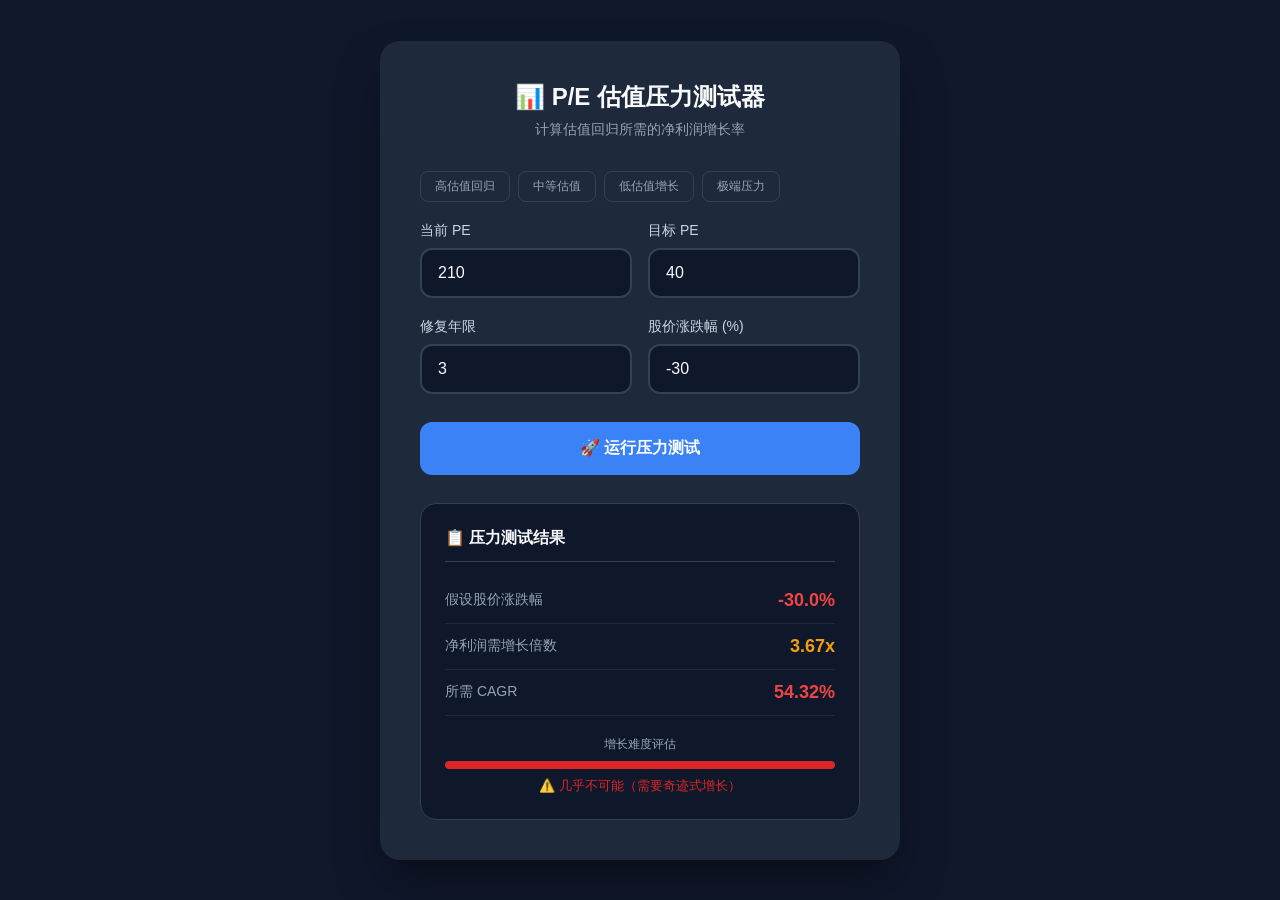
<file: pe_stress_test.html>
<!DOCTYPE html>
<html lang="zh-CN">
<head>
    <meta charset="UTF-8">
    <meta name="viewport" content="width=device-width, initial-scale=1.0">
    <title>P/E 估值压力测试器</title>
    <style>
        * { margin: 0; padding: 0; box-sizing: border-box; }
        body {
            font-family: -apple-system, BlinkMacSystemFont, 'Segoe UI', 'PingFang SC', 'Hiragino Sans GB', 'Microsoft YaHei', sans-serif;
            background: #0f172a;
            min-height: 100vh;
            display: flex;
            align-items: center;
            justify-content: center;
            padding: 20px;
        }
        .container {
            background: #1e293b;
            border-radius: 20px;
            padding: 40px;
            max-width: 520px;
            width: 100%;
            box-shadow: 0 25px 50px -12px rgba(0,0,0,0.5);
        }
        h1 {
            color: #f8fafc;
            font-size: 24px;
            margin-bottom: 8px;
            text-align: center;
        }
        .subtitle {
            color: #94a3b8;
            font-size: 14px;
            text-align: center;
            margin-bottom: 32px;
        }
        .input-group {
            margin-bottom: 20px;
        }
        .input-group label {
            display: block;
            color: #cbd5e1;
            font-size: 14px;
            margin-bottom: 8px;
            font-weight: 500;
        }
        .input-group input {
            width: 100%;
            padding: 14px 16px;
            border: 2px solid #334155;
            border-radius: 12px;
            background: #0f172a;
            color: #f8fafc;
            font-size: 16px;
            transition: all 0.3s;
            outline: none;
        }
        .input-group input:focus {
            border-color: #3b82f6;
            box-shadow: 0 0 0 3px rgba(59, 130, 246, 0.2);
        }
        .input-row {
            display: grid;
            grid-template-columns: 1fr 1fr;
            gap: 16px;
        }
        .btn {
            width: 100%;
            padding: 16px;
            border: none;
            border-radius: 12px;
            background: #3b82f6;
            color: white;
            font-size: 16px;
            font-weight: 600;
            cursor: pointer;
            transition: all 0.3s;
            margin-top: 8px;
        }
        .btn:hover {
            background: #2563eb;
            transform: translateY(-1px);
            box-shadow: 0 10px 25px -5px rgba(59, 130, 246, 0.4);
        }
        .btn:active {
            transform: translateY(0);
        }
        .result {
            margin-top: 28px;
            padding: 24px;
            background: #0f172a;
            border-radius: 16px;
            border: 1px solid #334155;
            display: none;
        }
        .result.show {
            display: block;
            animation: fadeIn 0.5s ease;
        }
        @keyframes fadeIn {
            from { opacity: 0; transform: translateY(10px); }
            to { opacity: 1; transform: translateY(0); }
        }
        .result-title {
            color: #f8fafc;
            font-size: 16px;
            font-weight: 600;
            margin-bottom: 16px;
            padding-bottom: 12px;
            border-bottom: 1px solid #334155;
        }
        .result-item {
            display: flex;
            justify-content: space-between;
            align-items: center;
            padding: 12px 0;
            border-bottom: 1px solid #1e293b;
        }
        .result-item:last-child {
            border-bottom: none;
        }
        .result-label {
            color: #94a3b8;
            font-size: 14px;
        }
        .result-value {
            color: #f8fafc;
            font-size: 18px;
            font-weight: 700;
        }
        .result-value.highlight {
            color: #f59e0b;
        }
        .result-value.danger {
            color: #ef4444;
        }
        .result-value.success {
            color: #22c55e;
        }
        .gauge-container {
            margin-top: 20px;
            text-align: center;
        }
        .gauge-label {
            color: #94a3b8;
            font-size: 12px;
            margin-bottom: 8px;
        }
        .gauge-bar {
            height: 8px;
            background: #334155;
            border-radius: 4px;
            overflow: hidden;
            position: relative;
        }
        .gauge-fill {
            height: 100%;
            border-radius: 4px;
            transition: width 0.8s ease, background 0.3s;
            width: 0;
        }
        .gauge-text {
            margin-top: 8px;
            color: #cbd5e1;
            font-size: 13px;
        }
        .preset-buttons {
            display: flex;
            gap: 8px;
            margin-bottom: 20px;
            flex-wrap: wrap;
        }
        .preset-btn {
            padding: 6px 14px;
            border: 1px solid #334155;
            border-radius: 8px;
            background: #1e293b;
            color: #94a3b8;
            font-size: 12px;
            cursor: pointer;
            transition: all 0.2s;
        }
        .preset-btn:hover {
            border-color: #3b82f6;
            color: #3b82f6;
        }
    </style>
</head>
<body>
    <div class="container">
        <h1>📊 P/E 估值压力测试器</h1>
        <p class="subtitle">计算估值回归所需的净利润增长率</p>

        <div class="preset-buttons">
            <button class="preset-btn" onclick="setPreset(210, 40, 3, -30)">高估值回归</button>
            <button class="preset-btn" onclick="setPreset(50, 25, 3, 0)">中等估值</button>
            <button class="preset-btn" onclick="setPreset(25, 15, 5, 10)">低估值增长</button>
            <button class="preset-btn" onclick="setPreset(100, 30, 3, -50)">极端压力</button>
        </div>

        <div class="input-row">
            <div class="input-group">
                <label>当前 PE</label>
                <input type="number" id="currentPe" value="210" step="0.1">
            </div>
            <div class="input-group">
                <label>目标 PE</label>
                <input type="number" id="targetPe" value="40" step="0.1">
            </div>
        </div>

        <div class="input-row">
            <div class="input-group">
                <label>修复年限</label>
                <input type="number" id="years" value="3" min="1" max="50">
            </div>
            <div class="input-group">
                <label>股价涨跌幅 (%)</label>
                <input type="number" id="priceChange" value="-30" step="0.1">
            </div>
        </div>

        <button class="btn" onclick="calculate()">🚀 运行压力测试</button>

        <div class="result" id="result">
            <div class="result-title">📋 压力测试结果</div>
            <div class="result-item">
                <span class="result-label">假设股价涨跌幅</span>
                <span class="result-value" id="resPriceChange">-</span>
            </div>
            <div class="result-item">
                <span class="result-label">净利润需增长倍数</span>
                <span class="result-value highlight" id="resMultiple">-</span>
            </div>
            <div class="result-item">
                <span class="result-label">所需 CAGR</span>
                <span class="result-value" id="resCagr">-</span>
            </div>
            <div class="gauge-container">
                <div class="gauge-label">增长难度评估</div>
                <div class="gauge-bar">
                    <div class="gauge-fill" id="gaugeFill"></div>
                </div>
                <div class="gauge-text" id="gaugeText">-</div>
            </div>
        </div>
    </div>

    <script>
        function setPreset(currentPe, targetPe, years, priceChange) {
            document.getElementById('currentPe').value = currentPe;
            document.getElementById('targetPe').value = targetPe;
            document.getElementById('years').value = years;
            document.getElementById('priceChange').value = priceChange;
            calculate();
        }

        function calculate() {
            const currentPe = parseFloat(document.getElementById('currentPe').value);
            const targetPe = parseFloat(document.getElementById('targetPe').value);
            const years = parseFloat(document.getElementById('years').value);
            const priceChangePct = parseFloat(document.getElementById('priceChange').value);

            if (!currentPe || !targetPe || !years || currentPe <= 0 || targetPe <= 0 || years <= 0) {
                alert('请输入有效的正数值');
                return;
            }

            const pChange = priceChangePct / 100.0;
            const profitMultiple = (1 + pChange) * (currentPe / targetPe);
            const cagr = (profitMultiple ** (1 / years)) - 1;
            const cagrPct = cagr * 100;

            // 显示结果
            document.getElementById('resPriceChange').textContent = 
                (priceChangePct >= 0 ? '+' : '') + priceChangePct.toFixed(1) + '%';
            document.getElementById('resPriceChange').className = 
                'result-value ' + (priceChangePct >= 0 ? 'success' : 'danger');

            document.getElementById('resMultiple').textContent = profitMultiple.toFixed(2) + 'x';

            const cagrElem = document.getElementById('resCagr');
            cagrElem.textContent = cagrPct.toFixed(2) + '%';
            if (cagrPct > 30) cagrElem.className = 'result-value danger';
            else if (cagrPct > 15) cagrElem.className = 'result-value highlight';
            else if (cagrPct > 0) cagrElem.className = 'result-value success';
            else cagrElem.className = 'result-value';

            // 难度评估
            let difficulty, gaugeWidth, gaugeColor, text;
            const absCagr = Math.abs(cagrPct);

            if (absCagr <= 0) {
                difficulty = 0;
                gaugeColor = '#22c55e';
                text = '✅ 无需增长，估值已合理';
            } else if (absCagr <= 10) {
                difficulty = 20;
                gaugeColor = '#22c55e';
                text = '🟢 较易实现（普通成长股水平）';
            } else if (absCagr <= 20) {
                difficulty = 40;
                gaugeColor = '#84cc16';
                text = '🟡 有一定难度（优质成长股水平）';
            } else if (absCagr <= 30) {
                difficulty = 60;
                gaugeColor = '#f59e0b';
                text = '🟠 难度较高（顶级成长股水平）';
            } else if (absCagr <= 50) {
                difficulty = 80;
                gaugeColor = '#ef4444';
                text = '🔴 非常困难（极少数公司能达到）';
            } else {
                difficulty = 100;
                gaugeColor = '#dc2626';
                text = '⚠️ 几乎不可能（需要奇迹式增长）';
            }

            const gaugeFill = document.getElementById('gaugeFill');
            gaugeFill.style.width = difficulty + '%';
            gaugeFill.style.background = gaugeColor;
            document.getElementById('gaugeText').textContent = text;
            document.getElementById('gaugeText').style.color = gaugeColor;

            document.getElementById('result').classList.add('show');
        }

        // 回车触发计算
        document.querySelectorAll('input').forEach(input => {
            input.addEventListener('keypress', (e) => {
                if (e.key === 'Enter') calculate();
            });
        });

        // 页面加载时自动计算一次
        window.onload = calculate;
    </script>
</body>
</html>
</file>
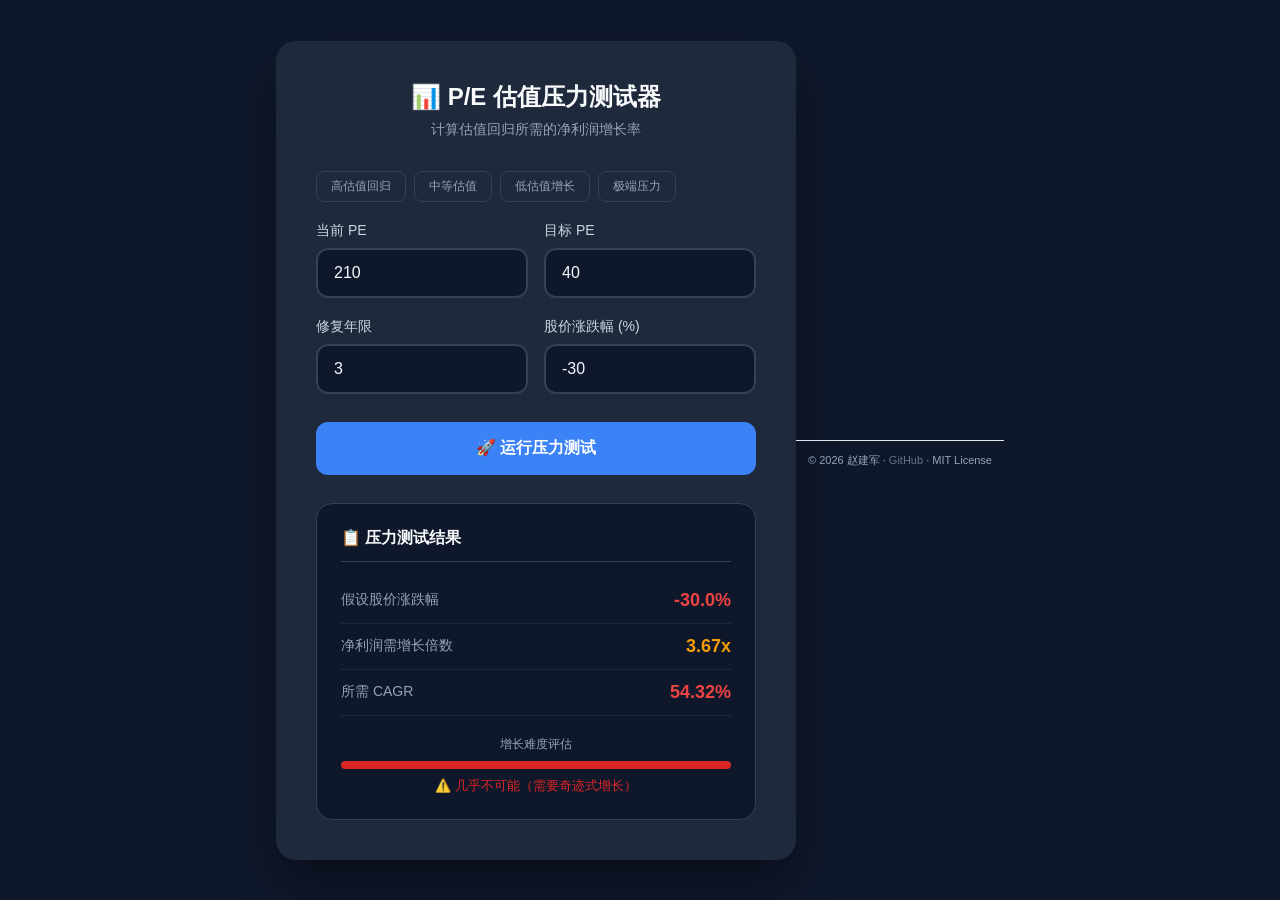
<file: tools/pe_stress_test.html>
<!DOCTYPE html>
<html lang="zh-CN">
<head>
    <meta charset="UTF-8">
    <meta name="viewport" content="width=device-width, initial-scale=1.0">
    <meta name="author" content="赵建军">
    <meta name="description" content="P/E 估值压力测试器 — 市盈率敏感性分析与安全边际测试">
    <meta name="copyright" content="© 2026 赵建军">
    <title>P/E 估值压力测试器</title>
    <style>
        * { margin: 0; padding: 0; box-sizing: border-box; }
        body {
            font-family: -apple-system, BlinkMacSystemFont, 'Segoe UI', 'PingFang SC', 'Hiragino Sans GB', 'Microsoft YaHei', sans-serif;
            background: #0f172a;
            min-height: 100vh;
            display: flex;
            align-items: center;
            justify-content: center;
            padding: 20px;
        }
        .container {
            background: #1e293b;
            border-radius: 20px;
            padding: 40px;
            max-width: 520px;
            width: 100%;
            box-shadow: 0 25px 50px -12px rgba(0,0,0,0.5);
        }
        h1 {
            color: #f8fafc;
            font-size: 24px;
            margin-bottom: 8px;
            text-align: center;
        }
        .subtitle {
            color: #94a3b8;
            font-size: 14px;
            text-align: center;
            margin-bottom: 32px;
        }
        .input-group {
            margin-bottom: 20px;
        }
        .input-group label {
            display: block;
            color: #cbd5e1;
            font-size: 14px;
            margin-bottom: 8px;
            font-weight: 500;
        }
        .input-group input {
            width: 100%;
            padding: 14px 16px;
            border: 2px solid #334155;
            border-radius: 12px;
            background: #0f172a;
            color: #f8fafc;
            font-size: 16px;
            transition: all 0.3s;
            outline: none;
        }
        .input-group input:focus {
            border-color: #3b82f6;
            box-shadow: 0 0 0 3px rgba(59, 130, 246, 0.2);
        }
        .input-row {
            display: grid;
            grid-template-columns: 1fr 1fr;
            gap: 16px;
        }
        .btn {
            width: 100%;
            padding: 16px;
            border: none;
            border-radius: 12px;
            background: #3b82f6;
            color: white;
            font-size: 16px;
            font-weight: 600;
            cursor: pointer;
            transition: all 0.3s;
            margin-top: 8px;
        }
        .btn:hover {
            background: #2563eb;
            transform: translateY(-1px);
            box-shadow: 0 10px 25px -5px rgba(59, 130, 246, 0.4);
        }
        .btn:active {
            transform: translateY(0);
        }
        .result {
            margin-top: 28px;
            padding: 24px;
            background: #0f172a;
            border-radius: 16px;
            border: 1px solid #334155;
            display: none;
        }
        .result.show {
            display: block;
            animation: fadeIn 0.5s ease;
        }
        @keyframes fadeIn {
            from { opacity: 0; transform: translateY(10px); }
            to { opacity: 1; transform: translateY(0); }
        }
        .result-title {
            color: #f8fafc;
            font-size: 16px;
            font-weight: 600;
            margin-bottom: 16px;
            padding-bottom: 12px;
            border-bottom: 1px solid #334155;
        }
        .result-item {
            display: flex;
            justify-content: space-between;
            align-items: center;
            padding: 12px 0;
            border-bottom: 1px solid #1e293b;
        }
        .result-item:last-child {
            border-bottom: none;
        }
        .result-label {
            color: #94a3b8;
            font-size: 14px;
        }
        .result-value {
            color: #f8fafc;
            font-size: 18px;
            font-weight: 700;
        }
        .result-value.highlight {
            color: #f59e0b;
        }
        .result-value.danger {
            color: #ef4444;
        }
        .result-value.success {
            color: #22c55e;
        }
        .gauge-container {
            margin-top: 20px;
            text-align: center;
        }
        .gauge-label {
            color: #94a3b8;
            font-size: 12px;
            margin-bottom: 8px;
        }
        .gauge-bar {
            height: 8px;
            background: #334155;
            border-radius: 4px;
            overflow: hidden;
            position: relative;
        }
        .gauge-fill {
            height: 100%;
            border-radius: 4px;
            transition: width 0.8s ease, background 0.3s;
            width: 0;
        }
        .gauge-text {
            margin-top: 8px;
            color: #cbd5e1;
            font-size: 13px;
        }
        .preset-buttons {
            display: flex;
            gap: 8px;
            margin-bottom: 20px;
            flex-wrap: wrap;
        }
        .preset-btn {
            padding: 6px 14px;
            border: 1px solid #334155;
            border-radius: 8px;
            background: #1e293b;
            color: #94a3b8;
            font-size: 12px;
            cursor: pointer;
            transition: all 0.2s;
        }
        .preset-btn:hover {
            border-color: #3b82f6;
            color: #3b82f6;
        }
    </style>
</head>
<body>
    <div class="container">
        <h1>📊 P/E 估值压力测试器</h1>
        <p class="subtitle">计算估值回归所需的净利润增长率</p>

        <div class="preset-buttons">
            <button class="preset-btn" onclick="setPreset(210, 40, 3, -30)">高估值回归</button>
            <button class="preset-btn" onclick="setPreset(50, 25, 3, 0)">中等估值</button>
            <button class="preset-btn" onclick="setPreset(25, 15, 5, 10)">低估值增长</button>
            <button class="preset-btn" onclick="setPreset(100, 30, 3, -50)">极端压力</button>
        </div>

        <div class="input-row">
            <div class="input-group">
                <label>当前 PE</label>
                <input type="number" id="currentPe" value="210" step="0.1">
            </div>
            <div class="input-group">
                <label>目标 PE</label>
                <input type="number" id="targetPe" value="40" step="0.1">
            </div>
        </div>

        <div class="input-row">
            <div class="input-group">
                <label>修复年限</label>
                <input type="number" id="years" value="3" min="1" max="50">
            </div>
            <div class="input-group">
                <label>股价涨跌幅 (%)</label>
                <input type="number" id="priceChange" value="-30" step="0.1">
            </div>
        </div>

        <button class="btn" onclick="calculate()">🚀 运行压力测试</button>

        <div class="result" id="result">
            <div class="result-title">📋 压力测试结果</div>
            <div class="result-item">
                <span class="result-label">假设股价涨跌幅</span>
                <span class="result-value" id="resPriceChange">-</span>
            </div>
            <div class="result-item">
                <span class="result-label">净利润需增长倍数</span>
                <span class="result-value highlight" id="resMultiple">-</span>
            </div>
            <div class="result-item">
                <span class="result-label">所需 CAGR</span>
                <span class="result-value" id="resCagr">-</span>
            </div>
            <div class="gauge-container">
                <div class="gauge-label">增长难度评估</div>
                <div class="gauge-bar">
                    <div class="gauge-fill" id="gaugeFill"></div>
                </div>
                <div class="gauge-text" id="gaugeText">-</div>
            </div>
        </div>
    </div>

    <script>
        function setPreset(currentPe, targetPe, years, priceChange) {
            document.getElementById('currentPe').value = currentPe;
            document.getElementById('targetPe').value = targetPe;
            document.getElementById('years').value = years;
            document.getElementById('priceChange').value = priceChange;
            calculate();
        }

        function calculate() {
            const currentPe = parseFloat(document.getElementById('currentPe').value);
            const targetPe = parseFloat(document.getElementById('targetPe').value);
            const years = parseFloat(document.getElementById('years').value);
            const priceChangePct = parseFloat(document.getElementById('priceChange').value);

            if (!currentPe || !targetPe || !years || currentPe <= 0 || targetPe <= 0 || years <= 0) {
                alert('请输入有效的正数值');
                return;
            }

            const pChange = priceChangePct / 100.0;
            const profitMultiple = (1 + pChange) * (currentPe / targetPe);
            const cagr = (profitMultiple ** (1 / years)) - 1;
            const cagrPct = cagr * 100;

            // 显示结果
            document.getElementById('resPriceChange').textContent = 
                (priceChangePct >= 0 ? '+' : '') + priceChangePct.toFixed(1) + '%';
            document.getElementById('resPriceChange').className = 
                'result-value ' + (priceChangePct >= 0 ? 'success' : 'danger');

            document.getElementById('resMultiple').textContent = profitMultiple.toFixed(2) + 'x';

            const cagrElem = document.getElementById('resCagr');
            cagrElem.textContent = cagrPct.toFixed(2) + '%';
            if (cagrPct > 30) cagrElem.className = 'result-value danger';
            else if (cagrPct > 15) cagrElem.className = 'result-value highlight';
            else if (cagrPct > 0) cagrElem.className = 'result-value success';
            else cagrElem.className = 'result-value';

            // 难度评估
            let difficulty, gaugeWidth, gaugeColor, text;
            const absCagr = Math.abs(cagrPct);

            if (absCagr <= 0) {
                difficulty = 0;
                gaugeColor = '#22c55e';
                text = '✅ 无需增长，估值已合理';
            } else if (absCagr <= 10) {
                difficulty = 20;
                gaugeColor = '#22c55e';
                text = '🟢 较易实现（普通成长股水平）';
            } else if (absCagr <= 20) {
                difficulty = 40;
                gaugeColor = '#84cc16';
                text = '🟡 有一定难度（优质成长股水平）';
            } else if (absCagr <= 30) {
                difficulty = 60;
                gaugeColor = '#f59e0b';
                text = '🟠 难度较高（顶级成长股水平）';
            } else if (absCagr <= 50) {
                difficulty = 80;
                gaugeColor = '#ef4444';
                text = '🔴 非常困难（极少数公司能达到）';
            } else {
                difficulty = 100;
                gaugeColor = '#dc2626';
                text = '⚠️ 几乎不可能（需要奇迹式增长）';
            }

            const gaugeFill = document.getElementById('gaugeFill');
            gaugeFill.style.width = difficulty + '%';
            gaugeFill.style.background = gaugeColor;
            document.getElementById('gaugeText').textContent = text;
            document.getElementById('gaugeText').style.color = gaugeColor;

            document.getElementById('result').classList.add('show');
        }

        // 回车触发计算
        document.querySelectorAll('input').forEach(input => {
            input.addEventListener('keypress', (e) => {
                if (e.key === 'Enter') calculate();
            });
        });

        // 页面加载时自动计算一次
        window.onload = calculate;
    </script>

    <div style="text-align:center;padding:12px;font-size:11px;color:#94a3b8;border-top:1px solid #e2e5ea;margin-top:20px;">
      © 2026 赵建军 · <a href="https://github.com/zhaojasonar-zjj/High-Dividend-Strategy" target="_blank" style="color:#64748b;text-decoration:none;">GitHub</a> · MIT License
    </div>

</body>
</html>
</file>
